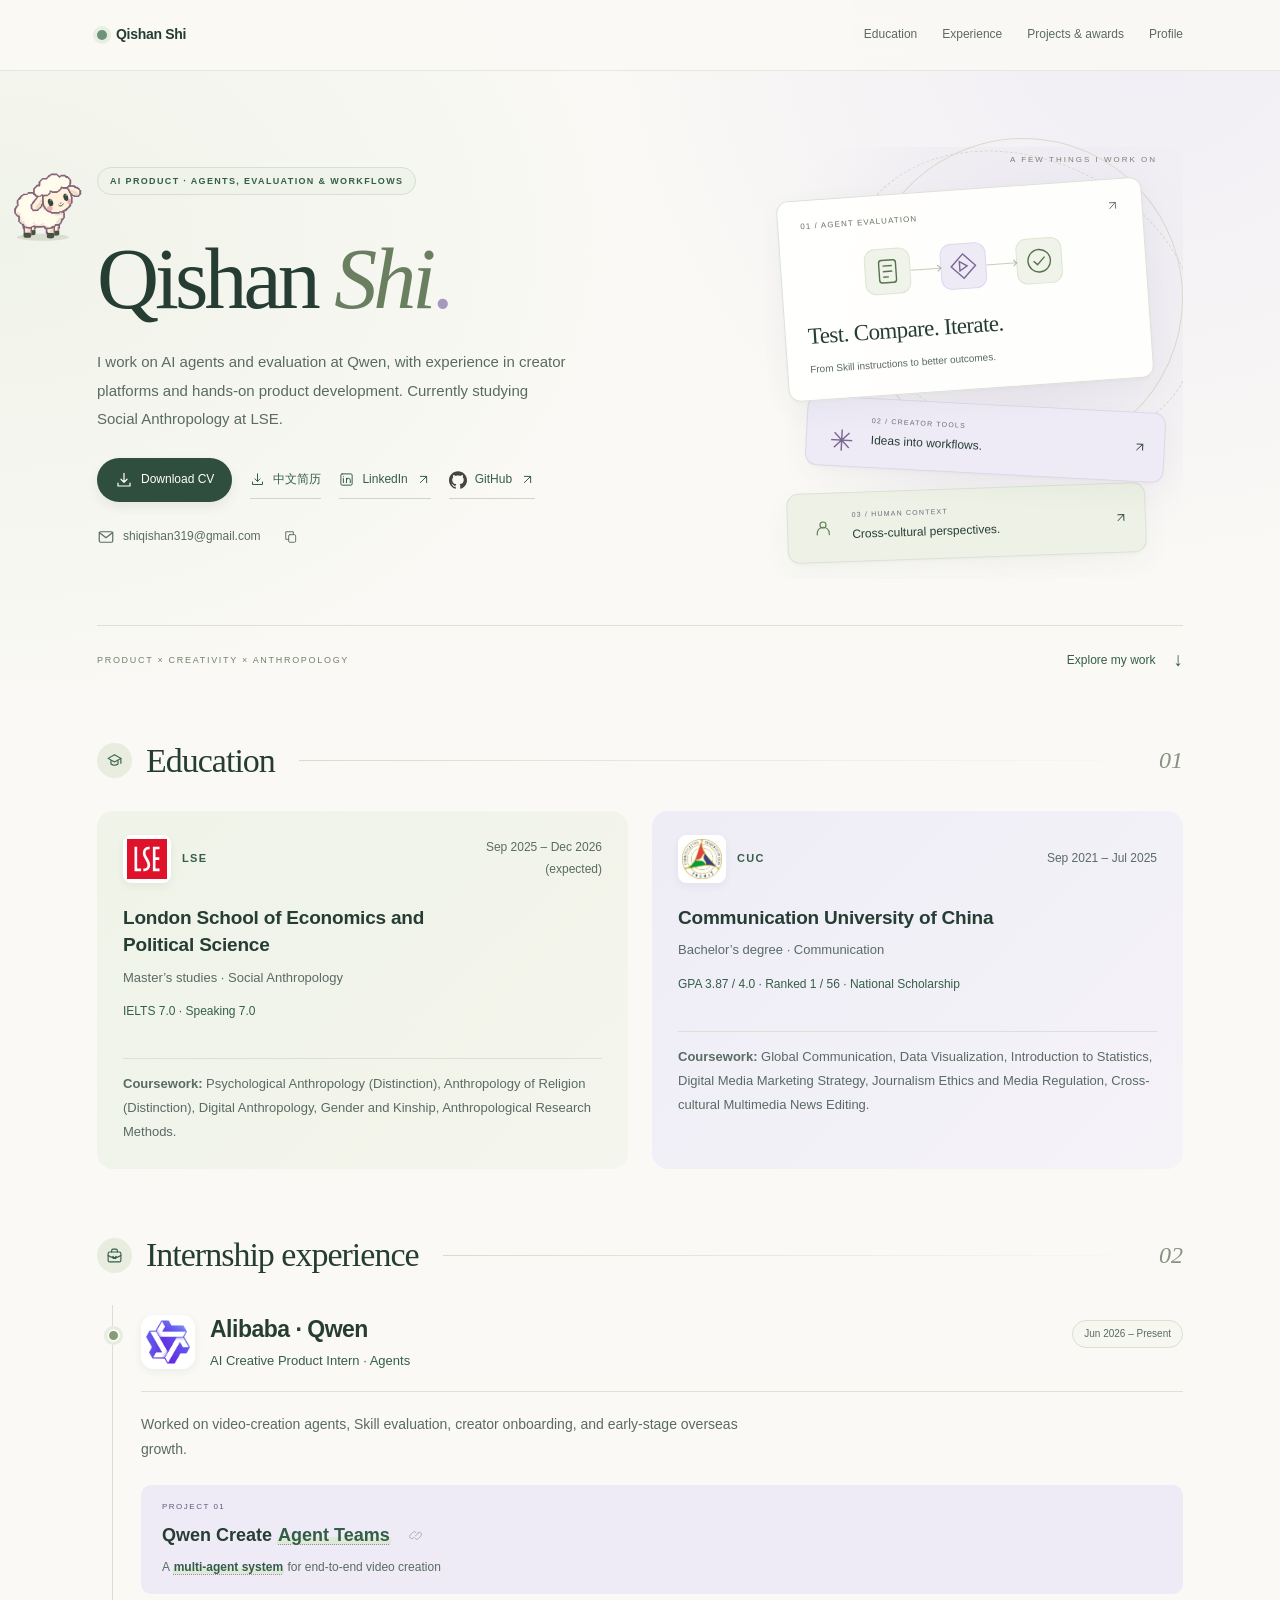
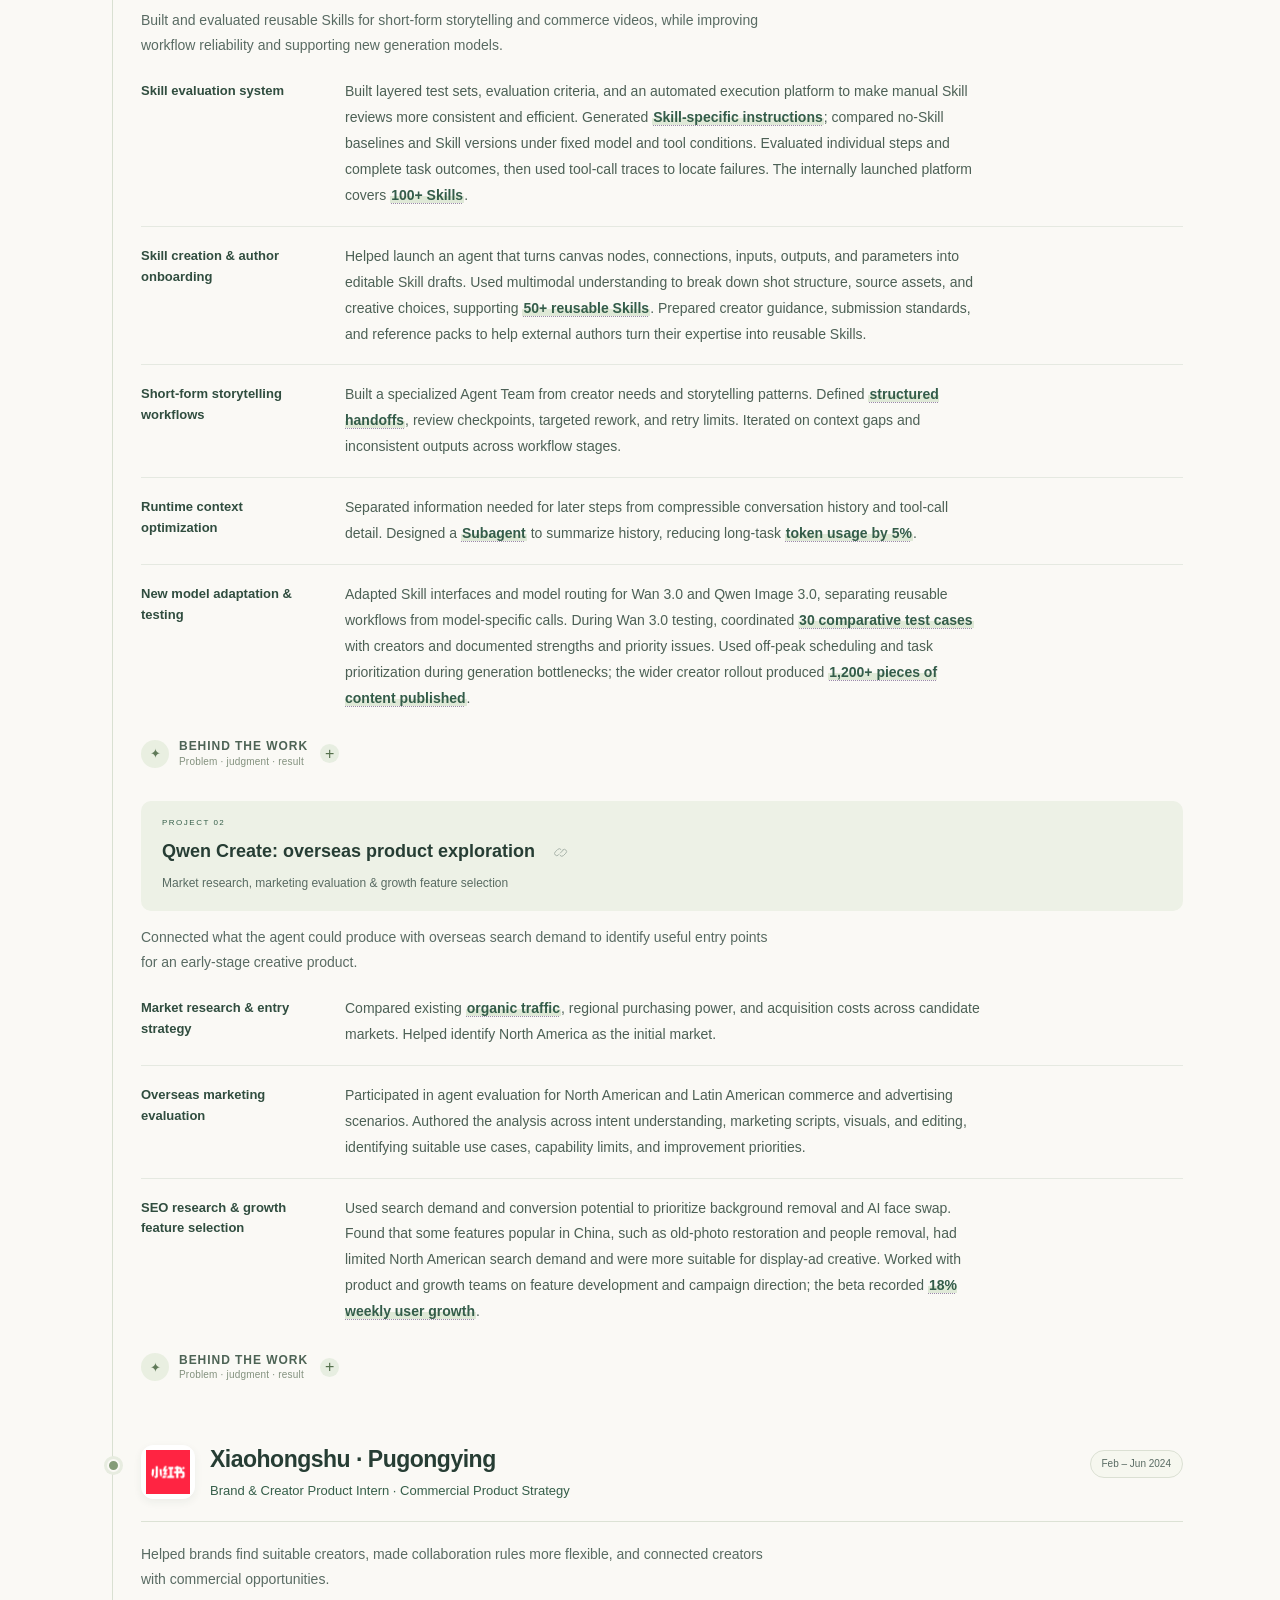
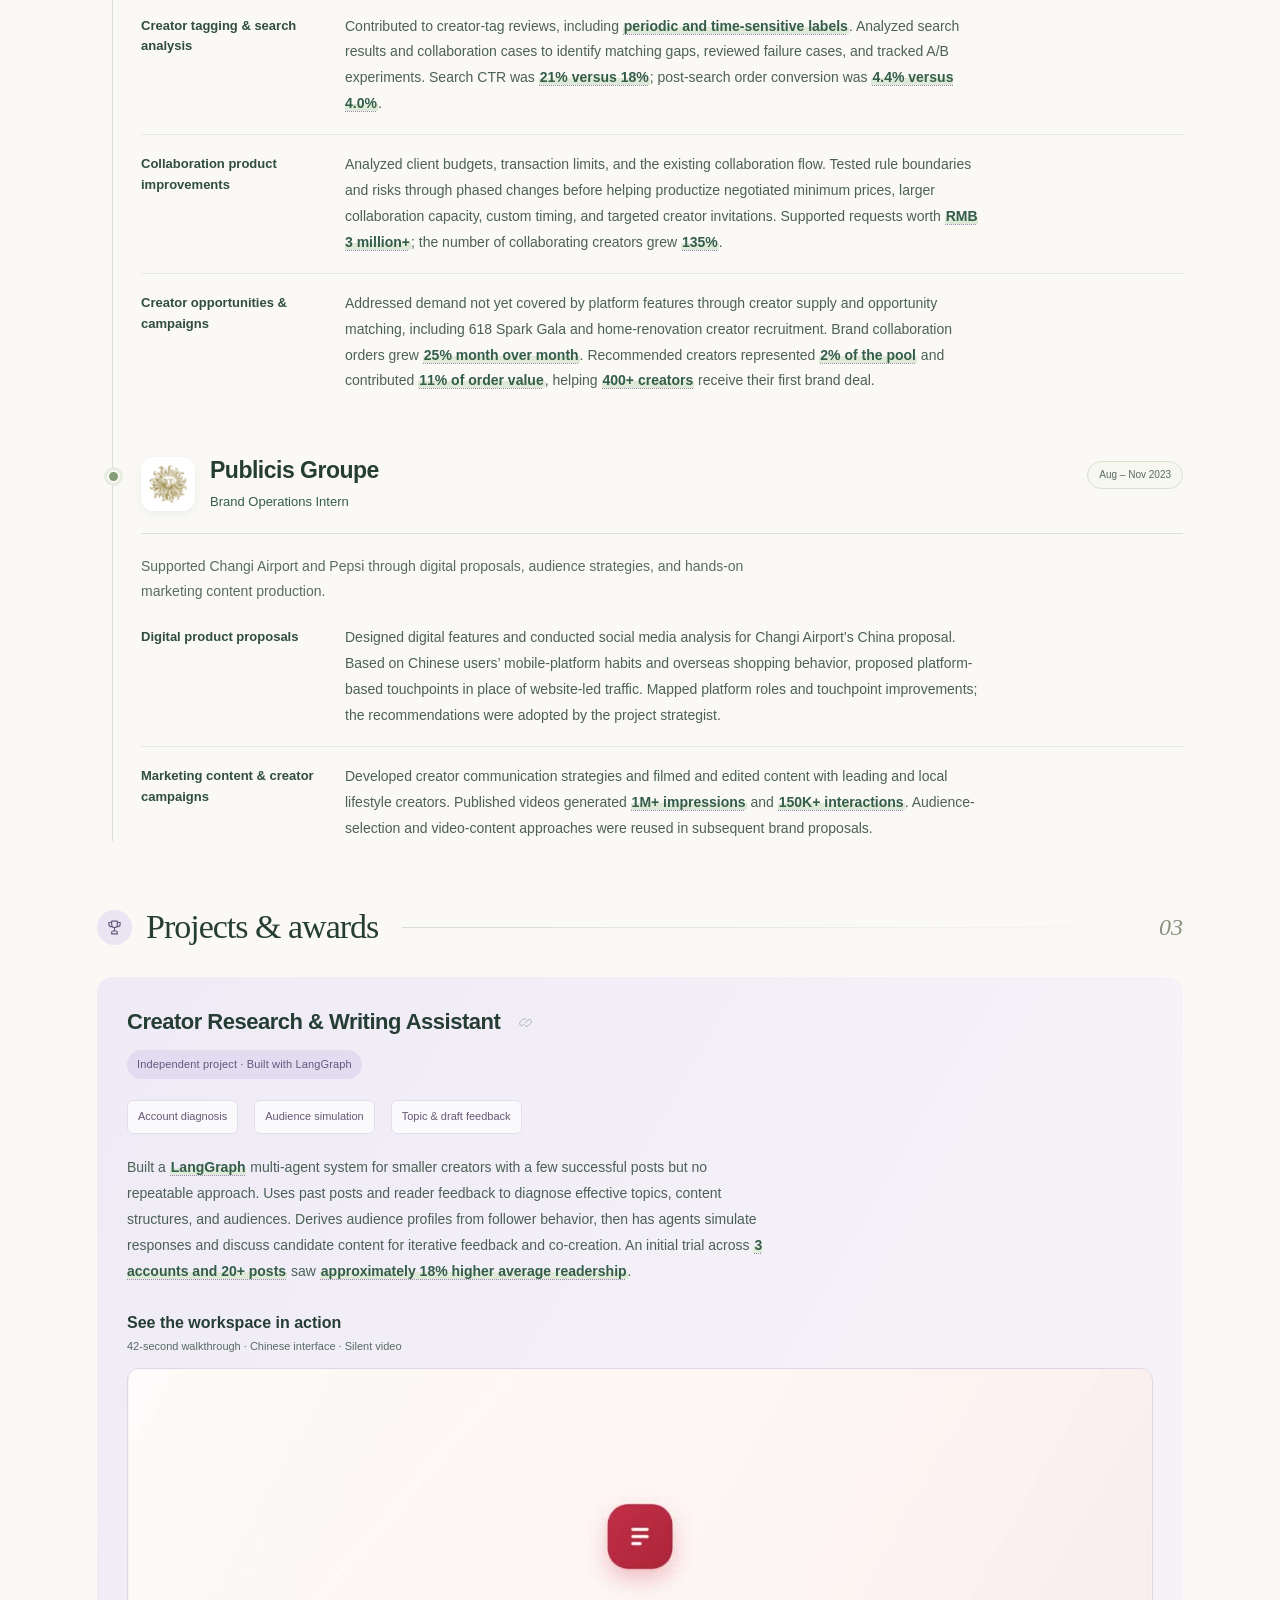
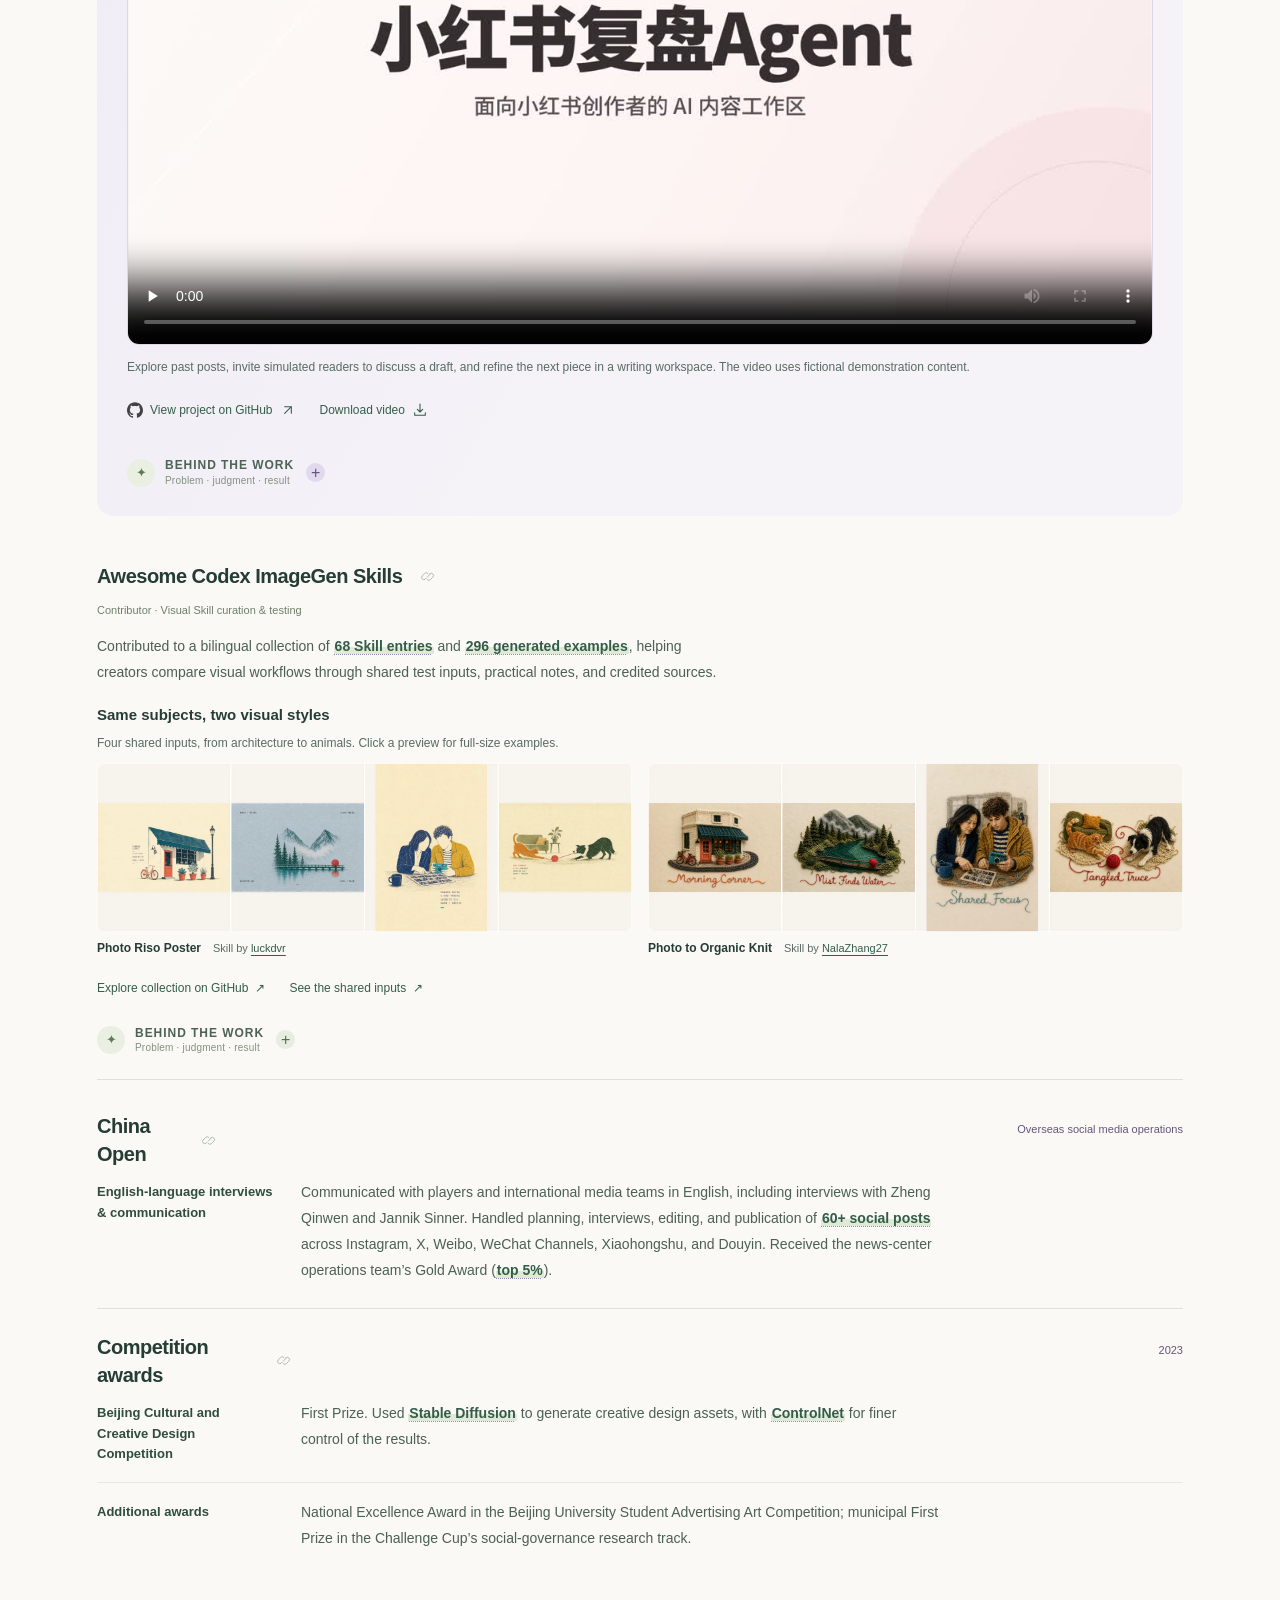
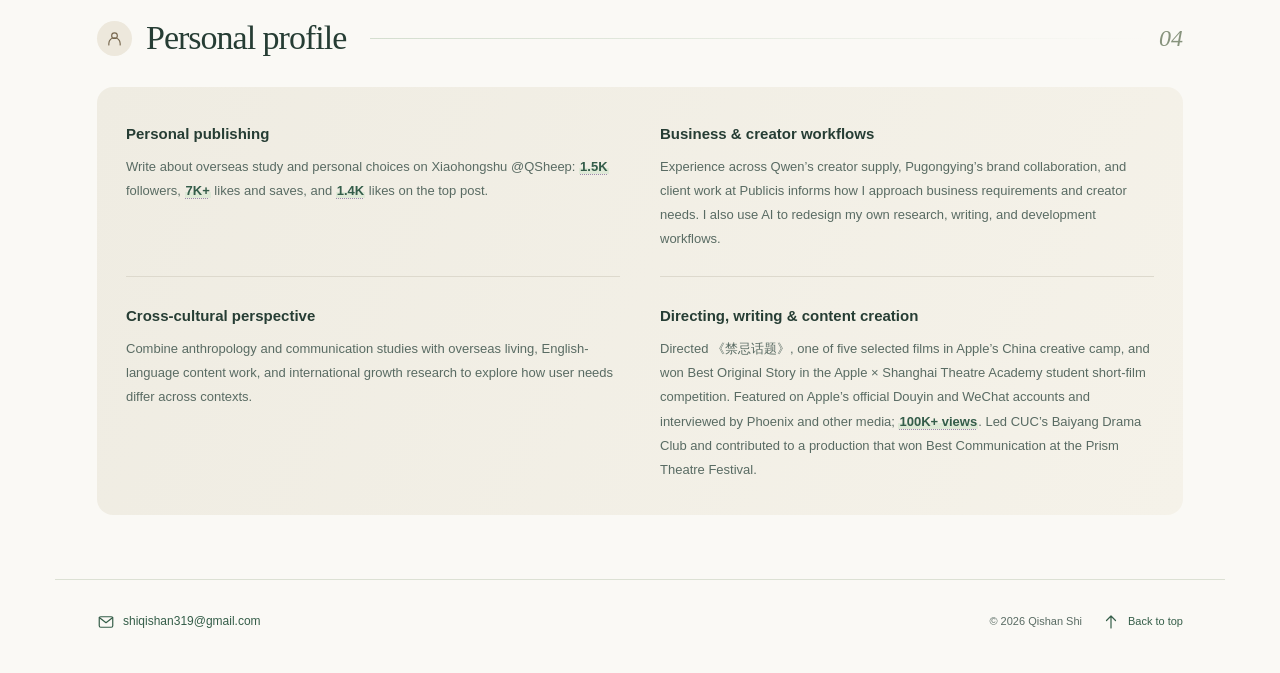
<file: index.html>
<!doctype html>
<html lang="en"><head><meta charset="utf-8"><meta name="viewport" content="width=device-width, initial-scale=1"><title>Qishan Shi · AI Product</title>
<meta name="description" content="Qishan Shi: AI agents and evaluation at Qwen, brand and creator workflows at Xiaohongshu, and independent product development."><meta name="theme-color" content="#faf9f6"><meta property="og:title" content="Qishan Shi · AI Product"><meta property="og:description" content="Skill evaluation, agent workflows, and independent product development."><meta property="og:type" content="website"><meta property="og:url" content="https://shiqishan319-glitch.github.io/"><link rel="icon" href="favicon.svg" type="image/svg+xml"><link rel="stylesheet" href="style.css?v=83e3ccb060"><script src="script.js?v=2310917277" defer></script><script src="bu-controller.js?v=c43ab5bc11" defer></script><script src="sheep-roam.js?v=3ab2f6f81c" defer></script><script src="sheep.js?v=0d2fba9c7f" defer></script><script src="content-editor.js?v=4c020d09f8" defer></script></head>
<body><span class="sheep-dropping" aria-hidden="true" hidden><svg viewBox="0 0 28 20"><ellipse cx="14" cy="17" rx="12" ry="2" fill="#775d4520"/><ellipse cx="9" cy="13" rx="4.5" ry="3.5" fill="#92745d"/><ellipse cx="18" cy="13.5" rx="4.8" ry="3.5" fill="#80644f"/><ellipse cx="14" cy="8" rx="4.2" ry="3.7" fill="#a08369"/></svg></span><span class="meadow-grass" aria-hidden="true" hidden><svg viewBox="0 0 40 30" fill="none"><ellipse cx="20" cy="27" rx="17" ry="2" fill="#b6bd9633"/><path d="M20 27C15 22 10 17 4 17C9 22 11 26 12 27Z" fill="#899e73"/><path d="M19 27C16 15 13 10 10 7C11 17 10 23 14 27Z" fill="#708961"/><path d="M19 27C15 13 18 5 23 2C21 12 24 18 22 27Z" fill="#a5b47d"/><path d="M21 27C24 16 29 10 34 8C29 16 32 21 25 27Z" fill="#728f65"/><path d="M24 27C29 20 34 19 38 20C32 23 32 26 30 27Z" fill="#93aa75"/></svg></span><a class="skip" href="#education">Skip to content</a><div class="header-shell"><header class="site-header wrap"><div class="header-identity"><a class="brand" href="#home"><span class="brand-dot"></span>Qishan Shi</a><a class="header-cv" href="assets/Qishan-Shi-CV-English.pdf?v=b961bf7fb1" download="Qishan-Shi-CV-English.pdf" aria-label="Download CV (English PDF)" title="Download CV · English PDF" inert><svg class="icon" viewBox="0 0 24 24" fill="none" stroke="currentColor" stroke-width="1.6" stroke-linecap="round" stroke-linejoin="round" aria-hidden="true" focusable="false"><path d="M12 3v12m-4-4 4 4 4-4M4 16v4h16v-4"/></svg>CV</a></div><nav aria-label="Main navigation"><a href="#education">Education</a><a href="#experience">Experience</a><a href="#projects">Projects & awards</a><a href="#summary">Profile</a></nav></header><div class="reading-progress" aria-hidden="true"></div></div>
<main class="wrap"><section class="hero" id="home" tabindex="-1"><div class="hero-copy"><div class="hero-kicker"><p class="eyebrow">AI Product · Agents, Evaluation &amp; Workflows</p><div class="sheep-home"><div class="sheep-companion" hidden><button type="button" class="sheep-project-prompt" hidden>About this project</button><button class="sheep-button" type="button" aria-label="Say hello to the little sheep" aria-describedby="sheep-help"><span class="sheep-bubble" aria-hidden="true"></span><svg aria-hidden="true" focusable="false" xmlns="http://www.w3.org/2000/svg" viewBox="0 0 265 265" role="img" class="bu-sheep" aria-labelledby="bu-title"><title id="bu-title">BU — clean rounded contours and soft shading</title><defs><clipPath id="part-body"><path d="M100.25,78.00L133.75,78.00Q135.00,78.00 136.18,78.41L163.21,87.73Q164.00,88.00 164.00,88.84L164.00,89.16Q164.00,90.00 164.70,90.47L166.30,91.53Q167.00,92.00 167.00,92.84L167.00,93.16Q167.00,94.00 167.70,94.47L168.96,95.31Q170.00,96.00 170.46,97.16L171.54,99.84Q172.00,101.00 172.80,101.96L181.20,112.04Q182.00,113.00 181.96,114.25L181.04,144.75Q181.00,146.00 182.23,146.21L185.77,146.79Q187.00,147.00 186.70,148.21L186.23,150.09Q186.00,151.00 186.84,151.42L187.16,151.58Q188.00,152.00 188.00,152.94L188.00,169.75Q188.00,171.00 186.81,171.40L186.19,171.60Q185.00,172.00 184.70,173.21L184.30,174.79Q184.00,176.00 182.88,176.56L181.12,177.44Q180.00,178.00 180.00,179.25L180.00,181.75Q180.00,183.00 178.96,183.69L178.04,184.31Q177.00,185.00 177.30,186.21L177.70,187.79Q178.00,189.00 176.79,189.30L175.21,189.70Q174.00,190.00 173.54,191.16L172.46,193.84Q172.00,195.00 170.75,195.00L170.25,195.00Q169.00,195.00 168.44,196.12L167.56,197.88Q167.00,199.00 165.76,198.88L158.24,198.12Q157.00,198.00 156.25,199.00L154.75,201.00Q154.00,202.00 152.75,202.00L152.25,202.00Q151.00,202.00 150.12,202.88L147.59,205.41Q147.00,206.00 147.00,206.84L147.00,207.16Q147.00,208.00 146.17,207.86L141.93,207.15Q141.00,207.00 140.58,207.84L140.42,208.16Q140.00,209.00 139.06,209.05L122.25,209.93Q121.00,210.00 119.77,209.75L117.23,209.25Q116.00,209.00 115.60,207.81L114.40,204.19Q114.00,203.00 112.75,203.00L112.19,203.00Q111.00,203.00 110.16,203.84L109.84,204.16Q109.00,205.00 107.81,205.00L82.25,205.00Q81.00,205.00 80.31,203.96L79.69,203.04Q79.00,202.00 77.81,202.40L74.19,203.60Q73.00,204.00 72.44,205.12L71.56,206.88Q71.00,208.00 69.75,207.93L53.94,207.05Q53.00,207.00 52.58,206.16L52.42,205.84Q52.00,205.00 51.06,205.00L50.19,205.00Q49.00,205.00 48.16,205.84L47.84,206.16Q47.00,207.00 45.98,206.39L43.07,204.64Q42.00,204.00 42.30,202.79L42.70,201.21Q43.00,200.00 41.88,199.44L39.75,198.38Q39.00,198.00 39.00,197.16L39.00,196.84Q39.00,196.00 38.41,195.41L34.88,191.88Q34.00,191.00 32.79,190.70L31.21,190.30Q30.00,190.00 30.00,188.75L30.00,187.25Q30.00,186.00 28.84,185.54L26.16,184.46Q25.00,184.00 25.00,182.75L25.00,168.25Q25.00,167.00 23.77,166.75L21.23,166.25Q20.00,166.00 20.00,164.75L20.00,164.25Q20.00,163.00 18.79,162.70L17.21,162.30Q16.00,162.00 15.75,160.77L15.25,158.23Q15.00,157.00 13.88,156.44L12.12,155.56Q11.00,155.00 11.00,153.75L11.00,138.25Q11.00,137.00 12.12,136.44L13.88,135.56Q15.00,135.00 15.00,133.75L15.00,133.25Q15.00,132.00 15.75,131.00L17.25,129.00Q18.00,128.00 19.21,127.70L20.79,127.30Q22.00,127.00 22.00,125.75L22.00,124.94Q22.00,124.00 21.16,123.58L20.84,123.42Q20.00,123.00 20.00,122.06L20.00,111.25Q20.00,110.00 20.88,109.12L24.12,105.88Q25.00,105.00 25.00,103.75L25.00,103.25Q25.00,102.00 26.12,101.44L27.88,100.56Q29.00,100.00 29.00,98.75L29.00,98.25Q29.00,97.00 30.19,96.60L30.81,96.40Q32.00,96.00 32.64,94.93L34.36,92.07Q35.00,91.00 36.23,90.75L38.77,90.25Q40.00,90.00 40.56,88.88L41.44,87.12Q42.00,86.00 43.25,86.00L55.75,86.00Q57.00,86.00 57.40,84.81L58.60,81.19Q59.00,80.00 60.25,80.00L80.75,80.00Q82.00,80.00 82.25,81.23L82.75,83.77Q83.00,85.00 84.25,85.00L84.75,85.00Q86.00,85.00 87.10,84.41L97.90,78.59Q99.00,78.00 100.25,78.00Z"/></clipPath><clipPath id="part-face"><path d="M152.25,55.00L157.75,55.00Q159.00,55.00 160.17,55.44L165.83,57.56Q167.00,58.00 168.25,58.00L170.75,58.00Q172.00,58.00 173.21,58.30L183.09,60.77Q184.00,61.00 184.42,61.84L184.58,62.16Q185.00,63.00 185.94,63.00L198.75,63.00Q200.00,63.00 200.00,64.25L200.00,66.75Q200.00,68.00 201.00,68.75L203.00,70.25Q204.00,71.00 204.18,72.24L204.82,76.76Q205.00,78.00 206.12,78.56L207.88,79.44Q209.00,80.00 209.00,81.25L209.00,82.75Q209.00,84.00 210.12,84.56L211.88,85.44Q213.00,86.00 213.00,87.25L213.00,87.81Q213.00,89.00 213.84,89.84L214.41,90.41Q215.00,91.00 215.00,91.84L215.00,92.16Q215.00,93.00 214.30,93.47L213.04,94.31Q212.00,95.00 212.88,95.88L214.12,97.12Q215.00,98.00 215.00,99.25L215.00,118.75Q215.00,120.00 213.84,120.46L211.16,121.54Q210.00,122.00 210.00,123.25L210.00,128.75Q210.00,130.00 208.84,130.46L206.16,131.54Q205.00,132.00 205.00,133.25L205.00,134.75Q205.00,136.00 203.79,136.30L202.21,136.70Q201.00,137.00 200.36,138.07L198.64,140.93Q198.00,142.00 196.75,142.00L196.25,142.00Q195.00,142.00 195.00,143.25L195.00,143.81Q195.00,145.00 194.16,145.84L193.84,146.16Q193.00,147.00 191.81,147.00L188.25,147.00Q187.00,147.00 186.44,148.12L184.56,151.88Q184.00,153.00 182.75,152.90L172.25,152.10Q171.00,152.00 170.25,153.00L168.75,155.00Q168.00,156.00 166.75,156.00L141.25,156.00Q140.00,156.00 139.44,154.88L138.56,153.12Q138.00,152.00 136.75,152.00L132.25,152.00Q131.00,152.00 130.31,150.96L129.69,150.04Q129.00,149.00 127.75,149.00L127.25,149.00Q126.00,149.00 125.60,147.81L125.40,147.19Q125.00,146.00 123.75,146.00L123.25,146.00Q122.00,146.00 121.70,144.79L121.30,143.21Q121.00,142.00 119.84,141.54L117.16,140.46Q116.00,140.00 116.00,138.75L116.00,137.25Q116.00,136.00 115.20,135.04L111.80,130.96Q111.00,130.00 111.00,128.75L111.00,127.94Q111.00,127.00 110.16,126.58L109.84,126.42Q109.00,126.00 108.97,125.06L108.03,91.25Q108.00,90.00 109.23,89.75L111.77,89.25Q113.00,89.00 113.18,87.76L113.82,83.24Q114.00,82.00 115.04,81.31L116.30,80.47Q117.00,80.00 117.00,79.16L117.00,78.84Q117.00,78.00 117.59,77.41L121.12,73.88Q122.00,73.00 122.64,71.93L127.36,64.07Q128.00,63.00 129.21,62.70L138.79,60.30Q140.00,60.00 141.14,59.48L149.86,55.52Q151.00,55.00 152.25,55.00Z"/></clipPath><clipPath id="part-tuft"><path d="M139.25,16.00L159.75,16.00Q161.00,16.00 161.56,17.12L162.44,18.88Q163.00,20.00 164.23,20.25L166.77,20.75Q168.00,21.00 168.00,22.25L168.00,22.75Q168.00,24.00 169.25,24.00L170.75,24.00Q172.00,24.00 172.30,22.79L172.70,21.21Q173.00,20.00 174.25,20.00L188.75,20.00Q190.00,20.00 190.56,21.12L191.44,22.88Q192.00,24.00 193.24,24.18L197.76,24.82Q199.00,25.00 199.40,26.19L199.60,26.81Q200.00,28.00 201.07,28.64L203.93,30.36Q205.00,31.00 205.00,32.25L205.00,32.75Q205.00,34.00 206.07,34.64L208.93,36.36Q210.00,37.00 210.00,38.25L210.00,50.81Q210.00,52.00 209.16,52.84L208.84,53.16Q208.00,54.00 208.17,55.18L208.82,59.76Q209.00,61.00 207.76,61.18L203.24,61.82Q202.00,62.00 201.38,63.09L198.62,67.91Q198.00,69.00 196.75,69.00L181.94,69.00Q181.00,69.00 180.58,68.16L180.42,67.84Q180.00,67.00 179.06,67.00L178.25,67.00Q177.00,67.00 176.75,68.23L176.25,70.77Q176.00,72.00 174.81,72.40L174.19,72.60Q173.00,73.00 172.31,74.04L169.69,77.96Q169.00,79.00 167.75,79.00L165.25,79.00Q164.00,79.00 163.60,80.19L163.40,80.81Q163.00,82.00 161.96,82.69L161.04,83.31Q160.00,84.00 158.75,84.00L144.25,84.00Q143.00,84.00 142.25,83.00L140.71,80.95Q140.00,80.00 139.16,80.84L138.84,81.16Q138.00,82.00 138.00,83.19L138.00,84.75Q138.00,86.00 137.00,86.75L127.00,94.25Q126.00,95.00 124.75,95.00L115.25,95.00Q114.00,95.00 112.88,95.56L111.12,96.44Q110.00,97.00 109.25,96.00L107.75,94.00Q107.00,93.00 106.12,93.88L103.88,96.12Q103.00,97.00 101.76,96.84L96.24,96.16Q95.00,96.00 94.31,97.04L93.69,97.96Q93.00,99.00 91.75,99.00L90.25,99.00Q89.00,99.00 88.31,97.96L87.69,97.04Q87.00,96.00 85.75,96.00L85.25,96.00Q84.00,96.00 83.70,94.79L83.30,93.21Q83.00,92.00 81.79,91.70L80.21,91.30Q79.00,91.00 78.44,89.88L77.56,88.12Q77.00,87.00 77.00,85.75L77.00,68.25Q77.00,67.00 78.21,66.70L79.79,66.30Q81.00,66.00 81.30,64.79L81.70,63.21Q82.00,62.00 83.19,61.60L83.81,61.40Q85.00,61.00 85.69,59.96L88.31,56.04Q89.00,55.00 90.24,54.82L94.76,54.18Q96.00,54.00 96.00,52.75L96.00,44.25Q96.00,43.00 97.21,42.70L98.79,42.30Q100.00,42.00 100.46,40.84L101.54,38.16Q102.00,37.00 103.25,37.00L104.75,37.00Q106.00,37.00 106.40,35.81L107.60,32.19Q108.00,31.00 109.25,31.00L122.75,31.00Q124.00,31.00 124.00,29.75L124.00,28.25Q124.00,27.00 125.23,26.75L127.77,26.25Q129.00,26.00 129.40,24.81L130.60,21.19Q131.00,20.00 132.25,20.00L135.75,20.00Q137.00,20.00 137.30,18.79L137.70,17.21Q138.00,16.00 139.25,16.00Z"/></clipPath><clipPath id="part-ear-l"><path d="M106.24,78.18L117.76,79.82Q119.00,80.00 119.61,81.09L123.39,87.91Q124.00,89.00 124.00,90.25L124.00,92.75Q124.00,94.00 122.96,94.69L121.70,95.53Q121.00,96.00 121.00,96.84L121.00,97.16Q121.00,98.00 120.45,98.64L115.81,104.05Q115.00,105.00 114.94,106.25L114.06,125.75Q114.00,127.00 112.75,127.00L110.25,127.00Q109.00,127.00 109.00,128.25L109.00,130.75Q109.00,132.00 108.00,132.75L106.00,134.25Q105.00,135.00 104.60,136.19L104.40,136.81Q104.00,138.00 102.75,138.00L102.25,138.00Q101.00,138.00 100.25,139.00L95.75,145.00Q95.00,146.00 93.75,146.06L76.25,146.94Q75.00,147.00 74.75,145.77L74.25,143.23Q74.00,142.00 72.84,141.54L70.16,140.46Q69.00,140.00 68.92,138.75L68.08,125.25Q68.00,124.00 68.98,123.22L72.02,120.78Q73.00,120.00 73.00,118.75L73.00,118.25Q73.00,117.00 74.04,116.31L74.96,115.69Q76.00,115.00 76.00,113.75L76.00,113.25Q76.00,112.00 77.19,111.60L77.81,111.40Q79.00,111.00 79.30,109.79L79.80,107.81Q80.00,107.00 80.84,107.00L81.16,107.00Q82.00,107.00 82.38,106.25L83.44,104.12Q84.00,103.00 85.12,102.44L86.88,101.56Q88.00,101.00 88.00,99.75L88.00,92.94Q88.00,92.00 88.84,91.58L89.16,91.42Q90.00,91.00 90.89,91.30L94.81,92.60Q96.00,93.00 96.00,91.75L96.00,87.25Q96.00,86.00 96.93,85.17L104.07,78.83Q105.00,78.00 106.24,78.18Z"/></clipPath><clipPath id="part-ear-r"><path d="M203.25,56.06L220.75,56.94Q222.00,57.00 222.96,57.80L227.04,61.20Q228.00,62.00 229.25,62.00L232.75,62.00Q234.00,62.00 234.30,63.21L234.70,64.79Q235.00,66.00 236.16,66.46L238.84,67.54Q240.00,68.00 240.00,69.25L240.00,70.75Q240.00,72.00 241.16,72.46L243.84,73.54Q245.00,74.00 245.00,75.25L245.00,86.75Q245.00,88.00 244.00,88.75L242.00,90.25Q241.00,91.00 240.60,92.19L240.40,92.81Q240.00,94.00 238.81,94.40L238.19,94.60Q237.00,95.00 236.60,96.19L236.40,96.81Q236.00,98.00 234.75,98.00L220.25,98.00Q219.00,98.00 218.44,96.88L217.56,95.12Q217.00,94.00 215.76,94.16L210.24,94.84Q209.00,95.00 208.25,94.00L206.75,92.00Q206.00,91.00 206.00,89.75L206.00,87.25Q206.00,86.00 205.00,85.25L203.00,83.75Q202.00,83.00 201.60,81.81L201.40,81.19Q201.00,80.00 199.75,80.00L195.25,80.00Q194.00,80.00 193.01,79.23L185.99,73.77Q185.00,73.00 184.75,71.77L183.25,64.23Q183.00,63.00 184.02,62.27L188.98,58.73Q190.00,58.00 191.24,58.16L196.76,58.84Q198.00,59.00 199.00,58.25L201.00,56.75Q202.00,56.00 203.25,56.06Z"/></clipPath><clipPath id="part-leg-bl"><path d="M45.25,174.00L67.75,174.00Q69.00,174.00 69.78,174.98L72.22,178.02Q73.00,179.00 73.00,180.25L73.00,228.75Q73.00,230.00 72.36,231.07L67.64,238.93Q67.00,240.00 65.75,240.00L51.25,240.00Q50.00,240.00 49.70,238.79L49.30,237.21Q49.00,236.00 47.88,235.44L46.12,234.56Q45.00,234.00 44.90,232.75L43.10,210.25Q43.00,209.00 41.96,208.31L41.04,207.69Q40.00,207.00 40.00,205.75L40.00,180.25Q40.00,179.00 40.78,178.02L43.22,174.98Q44.00,174.00 45.25,174.00Z"/></clipPath><clipPath id="part-leg-br"><path d="M73.25,174.00L82.75,174.00Q84.00,174.00 84.78,174.98L87.22,178.02Q88.00,179.00 88.00,180.25L88.00,205.75Q88.00,207.00 86.96,207.69L86.04,208.31Q85.00,209.00 85.00,210.25L85.00,224.75Q85.00,226.00 83.79,226.30L82.21,226.70Q81.00,227.00 80.44,228.12L79.56,229.88Q79.00,231.00 77.75,231.00L75.25,231.00Q74.00,231.00 73.70,229.79L73.30,228.21Q73.00,227.00 71.84,226.54L69.16,225.46Q68.00,225.00 68.00,223.75L68.00,180.25Q68.00,179.00 68.78,178.02L71.22,174.98Q72.00,174.00 73.25,174.00Z"/></clipPath><clipPath id="part-leg-fl"><path d="M124.25,174.00L147.75,174.00Q149.00,174.00 149.78,174.98L152.22,178.02Q153.00,179.00 153.00,180.25L153.00,231.06Q153.00,232.00 152.16,232.42L151.84,232.58Q151.00,233.00 150.77,233.91L150.30,235.79Q150.00,237.00 148.79,237.30L147.21,237.70Q146.00,238.00 145.70,239.21L145.30,240.79Q145.00,242.00 143.75,242.00L132.25,242.00Q131.00,242.00 130.60,240.81L130.40,240.19Q130.00,239.00 128.88,238.44L127.12,237.56Q126.00,237.00 126.00,235.75L126.00,228.25Q126.00,227.00 124.84,226.54L122.16,225.46Q121.00,225.00 121.00,223.75L121.00,211.19Q121.00,210.00 120.16,209.16L119.84,208.84Q119.00,208.00 119.00,206.81L119.00,180.25Q119.00,179.00 119.78,178.02L122.22,174.98Q123.00,174.00 124.25,174.00Z"/></clipPath><clipPath id="part-leg-fr"><path d="M153.25,174.00L165.75,174.00Q167.00,174.00 167.78,174.98L170.22,178.02Q171.00,179.00 171.00,180.25L171.00,205.75Q171.00,207.00 169.96,207.69L169.04,208.31Q168.00,209.00 168.00,210.25L168.00,227.75Q168.00,229.00 166.88,229.56L163.12,231.44Q162.00,232.00 160.75,232.00L154.25,232.00Q153.00,232.00 152.31,230.96L151.69,230.04Q151.00,229.00 149.81,228.60L149.19,228.40Q148.00,228.00 148.00,226.75L148.00,180.25Q148.00,179.00 148.78,178.02L151.22,174.98Q152.00,174.00 153.25,174.00Z"/></clipPath><filter id="bu-soft-shade" x="-15%" y="-15%" width="130%" height="130%" color-interpolation-filters="sRGB"><feGaussianBlur stdDeviation="0.65"/></filter><clipPath id="bu-eye-l"><ellipse class="bu-aperture-left" cx="138" cy="116.7" rx="11.7" ry="15.7"/></clipPath><clipPath id="bu-eye-r"><ellipse class="bu-aperture-right" cx="191.1" cy="98.7" rx="11" ry="15.6"/></clipPath></defs><style>
  .bu-sheep{--lift:0px;--squash:1;--stretch:1;--tilt:0deg;--head-y:0px;--head-x:0px;--ear-l:0deg;--ear-r:0deg;--leg-fl:0deg;--leg-fr:0deg;--leg-bl:0deg;--leg-br:0deg;--tuck:0px;--lid:0;--closed:0;--happy:0;--mouth:0;--smile:1;--mouth-y:1;--cheek:0;--grass:0;--grass-x:0px;--grass-r:0deg;--sleep:0;--heart:0;--shadow:1;--gaze-x:0px;--gaze-y:0px;--look-tilt:0deg}
  .bu-outline{stroke:#88627c;stroke-width:4;stroke-linejoin:miter;stroke-linecap:square}
  .bu-body{transform:translateY(var(--lift)) scale(var(--stretch),var(--squash));transform-origin:122px 235px}
  .bu-head{transform:translate(var(--head-x),var(--head-y)) rotate(calc(var(--tilt) + var(--look-tilt))) scaleX(var(--head-sx));transform-origin:158px 137px}
  .bu-ear-left{transform:rotate(var(--ear-l));transform-origin:103px 93px}.bu-ear-right{transform:rotate(var(--ear-r));transform-origin:203px 67px}
  .bu-leg-fl{transform:translateY(var(--tuck)) rotate(var(--leg-fl));transform-origin:136px 197px}.bu-leg-fr{transform:translateY(var(--tuck)) rotate(var(--leg-fr));transform-origin:158px 197px}
  .bu-leg-bl{transform:translateY(var(--tuck)) rotate(var(--leg-bl));transform-origin:56px 197px}.bu-leg-br{transform:translateY(var(--tuck)) rotate(var(--leg-br));transform-origin:78px 197px}
  .bu-pupil{transform:translate(calc(var(--gaze-x) + var(--pointer-x)),calc(var(--gaze-y) + var(--pointer-y)))}
  .bu-eye-open{opacity:1}.bu-eye-closed{opacity:calc(clamp(0,(var(--lid) - .88)*8.334,1)*(1 - var(--happy)))}.bu-eye-happy{opacity:calc(clamp(0,(var(--lid) - .88)*8.334,1)*var(--happy))}
  .bu-smile{opacity:var(--smile)}.bu-mouth-open{opacity:var(--mouth);transform:scaleY(var(--mouth-y));transform-origin:175px 129px}
  .bu-cheek-glow{opacity:var(--cheek)}.bu-grass{opacity:var(--grass);transform:translateX(var(--grass-x)) rotate(var(--grass-r));transform-origin:175px 129px}
  .bu-zzz{opacity:var(--sleep)}.bu-heart{opacity:var(--heart)}.bu-shadow{transform:scaleX(var(--shadow));transform-origin:124px 240px}






.bu-ink{fill:#39493d}.bu-skin{fill:#fff0d8}.bu-pink{fill:#efacb9}.bu-wool{fill:#fffbed}

.bu-sheep{--pointer-x:0px;--pointer-y:0px;--face-x:0px;--head-sx:1} .bu-face-features{transform:translateX(var(--face-x))}
.bu-aperture-left{transform:translateY(calc(var(--lid)*3px)) rotate(-18deg) scaleY(calc(1 - var(--lid)));transform-origin:138px 116.7px}.bu-aperture-right{transform:translateY(calc(var(--lid)*3px)) rotate(-15.5deg) scaleY(calc(1 - var(--lid)));transform-origin:191.1px 98.7px}
</style><ellipse class="bu-shadow" cx="111" cy="238" rx="91" ry="12" fill="#a7b198" opacity=".32"/><g class="bu-suspension"><g class="bu-body"><g class="bu-leg bu-leg-br"><g><path fill="#856479" d="M73.25,174.00L82.75,174.00Q84.00,174.00 84.78,174.98L87.22,178.02Q88.00,179.00 88.00,180.25L88.00,205.75Q88.00,207.00 86.96,207.69L86.04,208.31Q85.00,209.00 85.00,210.25L85.00,224.75Q85.00,226.00 83.79,226.30L82.21,226.70Q81.00,227.00 80.44,228.12L79.56,229.88Q79.00,231.00 77.75,231.00L75.25,231.00Q74.00,231.00 73.70,229.79L73.30,228.21Q73.00,227.00 71.84,226.54L69.16,225.46Q68.00,225.00 68.00,223.75L68.00,180.25Q68.00,179.00 68.78,178.02L71.22,174.98Q72.00,174.00 73.25,174.00Z"/><path fill="#fff1db" d="M77.84,179.00L78.16,179.00Q79.00,179.00 79.52,179.66L82.22,183.02Q83.00,184.00 82.93,185.25L82.06,200.06Q82.00,201.00 81.16,201.42L80.84,201.58Q80.00,202.00 79.95,202.94L79.06,220.75Q79.00,222.00 77.81,221.60L74.19,220.40Q73.00,220.00 73.00,218.75L73.00,185.25Q73.00,184.00 73.78,183.02L76.48,179.66Q77.00,179.00 77.84,179.00Z"/></g><g><g clip-path="url(#part-leg-br)"><path d="M83 192 C80.0 197 81.0 204 78.0 209 Q76.0 213 75 216 L83 216Z" fill="#dabca4" opacity=".43" filter="url(#bu-soft-shade)"/></g><path d="M76 213 Q78.5 214 81 213 Q85 213 85 217 L85 226 Q85 230 81 230 H76 Q72 230 72 226 V217 Q72 213 76 213Z" fill="#435443"/></g></g><g class="bu-leg bu-leg-fr"><g><path fill="#856479" d="M153.25,174.00L165.75,174.00Q167.00,174.00 167.78,174.98L170.22,178.02Q171.00,179.00 171.00,180.25L171.00,205.75Q171.00,207.00 169.96,207.69L169.04,208.31Q168.00,209.00 168.00,210.25L168.00,227.75Q168.00,229.00 166.88,229.56L163.12,231.44Q162.00,232.00 160.75,232.00L154.25,232.00Q153.00,232.00 152.31,230.96L151.69,230.04Q151.00,229.00 149.81,228.60L149.19,228.40Q148.00,228.00 148.00,226.75L148.00,180.25Q148.00,179.00 148.78,178.02L151.22,174.98Q152.00,174.00 153.25,174.00Z"/><path fill="#fff1db" d="M158.25,179.00L160.75,179.00Q162.00,179.00 162.78,179.98L165.22,183.02Q166.00,184.00 165.93,185.25L165.07,199.75Q165.00,201.00 164.12,201.88L162.88,203.12Q162.00,204.00 162.06,205.25L162.94,222.75Q163.00,224.00 161.88,224.56L160.12,225.44Q159.00,226.00 157.88,225.44L154.12,223.56Q153.00,223.00 153.00,221.75L153.00,185.25Q153.00,184.00 153.78,183.02L156.22,179.98Q157.00,179.00 158.25,179.00Z"/></g><g><g clip-path="url(#part-leg-fr)"><path d="M166 194 C161.5 199 162.5 206 159.5 211 Q157.5 215 155 218 L166 218Z" fill="#dabca4" opacity=".43" filter="url(#bu-soft-shade)"/></g><path d="M153 215 Q158.5 216 164 215 Q168 215 168 219 L168 227 Q168 231 164 231 H153 Q149 231 149 227 V219 Q149 215 153 215Z" fill="#435443"/></g></g><g class="bu-leg bu-leg-bl"><g><path fill="#856479" d="M45.25,174.00L67.75,174.00Q69.00,174.00 69.78,174.98L72.22,178.02Q73.00,179.00 73.00,180.25L73.00,228.75Q73.00,230.00 72.36,231.07L67.64,238.93Q67.00,240.00 65.75,240.00L51.25,240.00Q50.00,240.00 49.70,238.79L49.30,237.21Q49.00,236.00 47.88,235.44L46.12,234.56Q45.00,234.00 44.90,232.75L43.10,210.25Q43.00,209.00 41.96,208.31L41.04,207.69Q40.00,207.00 40.00,205.75L40.00,180.25Q40.00,179.00 40.78,178.02L43.22,174.98Q44.00,174.00 45.25,174.00Z"/><path fill="#fff1db" d="M50.25,179.00L62.75,179.00Q64.00,179.00 64.78,179.98L67.22,183.02Q68.00,184.00 68.00,185.25L68.00,223.75Q68.00,225.00 67.36,226.07L62.64,233.93Q62.00,235.00 60.75,235.00L56.25,235.00Q55.00,235.00 54.70,233.79L54.30,232.21Q54.00,231.00 52.88,230.44L51.12,229.56Q50.00,229.00 49.95,227.75L49.05,204.25Q49.00,203.00 47.96,202.31L47.04,201.69Q46.00,201.00 45.86,199.76L45.14,193.24Q45.00,192.00 45.00,190.75L45.00,185.25Q45.00,184.00 45.78,183.02L48.22,179.98Q49.00,179.00 50.25,179.00Z"/></g><g><g clip-path="url(#part-leg-bl)"><path d="M68 201 C58.5 206 59.5 213 56.5 218 Q54.5 222 47 225 L68 225Z" fill="#dabca4" opacity=".43" filter="url(#bu-soft-shade)"/></g><path d="M48 222 Q56.5 223 65 222 Q69 222 69 226 L69 235 Q69 239 65 239 H48 Q44 239 44 235 V226 Q44 222 48 222Z" fill="#435443"/></g></g><g class="bu-leg bu-leg-fl"><g><path fill="#856479" d="M124.25,174.00L147.75,174.00Q149.00,174.00 149.78,174.98L152.22,178.02Q153.00,179.00 153.00,180.25L153.00,231.06Q153.00,232.00 152.16,232.42L151.84,232.58Q151.00,233.00 150.77,233.91L150.30,235.79Q150.00,237.00 148.79,237.30L147.21,237.70Q146.00,238.00 145.70,239.21L145.30,240.79Q145.00,242.00 143.75,242.00L132.25,242.00Q131.00,242.00 130.60,240.81L130.40,240.19Q130.00,239.00 128.88,238.44L127.12,237.56Q126.00,237.00 126.00,235.75L126.00,228.25Q126.00,227.00 124.84,226.54L122.16,225.46Q121.00,225.00 121.00,223.75L121.00,211.19Q121.00,210.00 120.16,209.16L119.84,208.84Q119.00,208.00 119.00,206.81L119.00,180.25Q119.00,179.00 119.78,178.02L122.22,174.98Q123.00,174.00 124.25,174.00Z"/><path fill="#fff1db" d="M129.25,179.00L142.75,179.00Q144.00,179.00 144.78,179.98L147.22,183.02Q148.00,184.00 148.00,185.25L148.00,224.75Q148.00,226.00 146.96,226.69L146.04,227.31Q145.00,228.00 145.00,229.25L145.00,229.75Q145.00,231.00 143.88,231.56L142.12,232.44Q141.00,233.00 140.70,234.21L140.30,235.79Q140.00,237.00 138.75,237.00L137.25,237.00Q136.00,237.00 135.60,235.81L135.40,235.19Q135.00,234.00 133.88,233.44L132.12,232.56Q131.00,232.00 131.00,230.75L131.00,223.25Q131.00,222.00 130.12,221.12L127.88,218.88Q127.00,218.00 127.00,216.75L127.00,206.25Q127.00,205.00 125.96,204.31L125.04,203.69Q124.00,203.00 124.00,201.75L124.00,185.25Q124.00,184.00 124.78,183.02L127.22,179.98Q128.00,179.00 129.25,179.00Z"/></g><g><g clip-path="url(#part-leg-fl)"><path d="M148 202 C138.0 207 139.0 214 136.0 219 Q134.0 223 126 226 L148 226Z" fill="#dabca4" opacity=".43" filter="url(#bu-soft-shade)"/></g><path d="M129 223 Q137.5 224 146 223 Q150 223 150 227 L150 237 Q150 241 146 241 H129 Q125 241 125 237 V227 Q125 223 129 223Z" fill="#435443"/></g></g><g class="bu-fleece"><g><path fill="#856479" d="M100.25,78.00L133.75,78.00Q135.00,78.00 136.18,78.41L163.21,87.73Q164.00,88.00 164.00,88.84L164.00,89.16Q164.00,90.00 164.70,90.47L166.30,91.53Q167.00,92.00 167.00,92.84L167.00,93.16Q167.00,94.00 167.70,94.47L168.96,95.31Q170.00,96.00 170.46,97.16L171.54,99.84Q172.00,101.00 172.80,101.96L181.20,112.04Q182.00,113.00 181.96,114.25L181.04,144.75Q181.00,146.00 182.23,146.21L185.77,146.79Q187.00,147.00 186.70,148.21L186.23,150.09Q186.00,151.00 186.84,151.42L187.16,151.58Q188.00,152.00 188.00,152.94L188.00,169.75Q188.00,171.00 186.81,171.40L186.19,171.60Q185.00,172.00 184.70,173.21L184.30,174.79Q184.00,176.00 182.88,176.56L181.12,177.44Q180.00,178.00 180.00,179.25L180.00,181.75Q180.00,183.00 178.96,183.69L178.04,184.31Q177.00,185.00 177.30,186.21L177.70,187.79Q178.00,189.00 176.79,189.30L175.21,189.70Q174.00,190.00 173.54,191.16L172.46,193.84Q172.00,195.00 170.75,195.00L170.25,195.00Q169.00,195.00 168.44,196.12L167.56,197.88Q167.00,199.00 165.76,198.88L158.24,198.12Q157.00,198.00 156.25,199.00L154.75,201.00Q154.00,202.00 152.75,202.00L152.25,202.00Q151.00,202.00 150.12,202.88L147.59,205.41Q147.00,206.00 147.00,206.84L147.00,207.16Q147.00,208.00 146.17,207.86L141.93,207.15Q141.00,207.00 140.58,207.84L140.42,208.16Q140.00,209.00 139.06,209.05L122.25,209.93Q121.00,210.00 119.77,209.75L117.23,209.25Q116.00,209.00 115.60,207.81L114.40,204.19Q114.00,203.00 112.75,203.00L112.19,203.00Q111.00,203.00 110.16,203.84L109.84,204.16Q109.00,205.00 107.81,205.00L82.25,205.00Q81.00,205.00 80.31,203.96L79.69,203.04Q79.00,202.00 77.81,202.40L74.19,203.60Q73.00,204.00 72.44,205.12L71.56,206.88Q71.00,208.00 69.75,207.93L53.94,207.05Q53.00,207.00 52.58,206.16L52.42,205.84Q52.00,205.00 51.06,205.00L50.19,205.00Q49.00,205.00 48.16,205.84L47.84,206.16Q47.00,207.00 45.98,206.39L43.07,204.64Q42.00,204.00 42.30,202.79L42.70,201.21Q43.00,200.00 41.88,199.44L39.75,198.38Q39.00,198.00 39.00,197.16L39.00,196.84Q39.00,196.00 38.41,195.41L34.88,191.88Q34.00,191.00 32.79,190.70L31.21,190.30Q30.00,190.00 30.00,188.75L30.00,187.25Q30.00,186.00 28.84,185.54L26.16,184.46Q25.00,184.00 25.00,182.75L25.00,168.25Q25.00,167.00 23.77,166.75L21.23,166.25Q20.00,166.00 20.00,164.75L20.00,164.25Q20.00,163.00 18.79,162.70L17.21,162.30Q16.00,162.00 15.75,160.77L15.25,158.23Q15.00,157.00 13.88,156.44L12.12,155.56Q11.00,155.00 11.00,153.75L11.00,138.25Q11.00,137.00 12.12,136.44L13.88,135.56Q15.00,135.00 15.00,133.75L15.00,133.25Q15.00,132.00 15.75,131.00L17.25,129.00Q18.00,128.00 19.21,127.70L20.79,127.30Q22.00,127.00 22.00,125.75L22.00,124.94Q22.00,124.00 21.16,123.58L20.84,123.42Q20.00,123.00 20.00,122.06L20.00,111.25Q20.00,110.00 20.88,109.12L24.12,105.88Q25.00,105.00 25.00,103.75L25.00,103.25Q25.00,102.00 26.12,101.44L27.88,100.56Q29.00,100.00 29.00,98.75L29.00,98.25Q29.00,97.00 30.19,96.60L30.81,96.40Q32.00,96.00 32.64,94.93L34.36,92.07Q35.00,91.00 36.23,90.75L38.77,90.25Q40.00,90.00 40.56,88.88L41.44,87.12Q42.00,86.00 43.25,86.00L55.75,86.00Q57.00,86.00 57.40,84.81L58.60,81.19Q59.00,80.00 60.25,80.00L80.75,80.00Q82.00,80.00 82.25,81.23L82.75,83.77Q83.00,85.00 84.25,85.00L84.75,85.00Q86.00,85.00 87.10,84.41L97.90,78.59Q99.00,78.00 100.25,78.00Z"/><path fill="#fffbed" d="M105.25,83.00L128.75,83.00Q130.00,83.00 131.18,83.41L158.21,92.73Q159.00,93.00 159.00,93.84L159.00,94.16Q159.00,95.00 159.70,95.47L161.30,96.53Q162.00,97.00 162.00,97.84L162.00,98.16Q162.00,99.00 162.70,99.47L163.96,100.31Q165.00,101.00 165.46,102.16L166.54,104.84Q167.00,106.00 167.80,106.96L176.20,117.04Q177.00,118.00 177.00,119.25L177.00,138.06Q177.00,139.00 176.16,139.42L175.84,139.58Q175.00,140.00 174.91,140.94L174.11,149.76Q174.00,151.00 175.21,151.30L180.79,152.70Q182.00,153.00 182.00,154.25L182.00,168.75Q182.00,170.00 180.88,170.56L175.12,173.44Q174.00,174.00 173.89,175.24L173.11,183.76Q173.00,185.00 172.12,185.88L166.88,191.12Q166.00,192.00 164.75,192.00L154.25,192.00Q153.00,192.00 153.00,193.25L153.00,194.81Q153.00,196.00 152.16,196.84L151.84,197.16Q151.00,198.00 149.82,198.13L143.24,198.86Q142.00,199.00 141.60,200.19L141.40,200.81Q141.00,202.00 139.88,202.56L138.12,203.44Q137.00,204.00 135.75,204.00L123.25,204.00Q122.00,204.00 121.70,202.79L121.30,201.21Q121.00,200.00 119.77,199.75L116.92,199.18Q116.00,199.00 115.58,198.16L115.42,197.84Q115.00,197.00 114.06,197.00L112.19,197.00Q111.00,197.00 110.16,197.84L109.84,198.16Q109.00,199.00 107.81,199.00L87.25,199.00Q86.00,199.00 85.00,198.25L83.00,196.75Q82.00,196.00 80.75,196.00L79.25,196.00Q78.00,196.00 77.31,197.04L76.69,197.96Q76.00,199.00 74.75,199.00L73.25,199.00Q72.00,199.00 71.31,200.04L70.69,200.96Q70.00,202.00 68.75,202.00L58.25,202.00Q57.00,202.00 55.81,201.60L49.19,199.40Q48.00,199.00 47.56,197.83L45.44,192.17Q45.00,191.00 43.76,190.84L38.24,190.16Q37.00,190.00 36.70,188.79L36.30,187.21Q36.00,186.00 34.84,185.54L32.16,184.46Q31.00,184.00 31.00,182.75L31.00,163.25Q31.00,162.00 29.76,161.84L24.24,161.16Q23.00,161.00 22.44,159.88L21.56,158.12Q21.00,157.00 20.00,156.25L18.00,154.75Q17.00,154.00 17.08,152.75L17.92,139.25Q18.00,138.00 19.12,137.44L20.88,136.56Q22.00,136.00 22.00,134.75L22.00,132.25Q22.00,131.00 23.12,130.44L26.88,128.56Q28.00,128.00 27.44,126.88L26.56,125.12Q26.00,124.00 26.00,122.75L26.00,111.25Q26.00,110.00 26.69,108.96L27.31,108.04Q28.00,107.00 29.25,107.00L29.75,107.00Q31.00,107.00 31.88,106.12L35.12,102.88Q36.00,102.00 36.21,100.77L36.79,97.23Q37.00,96.00 38.25,96.00L39.75,96.00Q41.00,96.00 41.56,94.88L42.44,93.12Q43.00,92.00 44.25,91.91L55.75,91.09Q57.00,91.00 57.64,89.93L59.36,87.07Q60.00,86.00 61.25,86.00L75.75,86.00Q77.00,86.00 77.46,87.16L78.54,89.84Q79.00,91.00 80.24,91.12L87.76,91.88Q89.00,92.00 89.69,90.96L90.31,90.04Q91.00,89.00 92.20,88.66L96.80,87.34Q98.00,87.00 99.04,86.31L102.96,83.69Q104.00,83.00 105.25,83.00Z"/></g><g clip-path="url(#part-body)"><g filter="url(#bu-soft-shade)"><path d="M79.25,93.00L80.06,93.00Q81.00,93.00 81.42,93.84L81.58,94.16Q82.00,95.00 81.09,95.23L79.21,95.70Q78.00,96.00 78.00,94.75L78.00,94.25Q78.00,93.00 79.25,93.00ZM85.19,96.40L85.81,96.60Q87.00,97.00 86.70,98.21L86.30,99.79Q86.00,101.00 84.75,101.00L84.25,101.00Q83.00,101.00 83.25,99.77L83.75,97.23Q84.00,96.00 85.19,96.40ZM29.84,123.42L30.16,123.58Q31.00,124.00 30.82,124.92L30.25,127.77Q30.00,129.00 29.44,127.88L28.42,125.84Q28.00,125.00 28.42,124.16L28.58,123.84Q29.00,123.00 29.84,123.42ZM111.12,130.56L112.88,131.44Q114.00,132.00 114.16,133.24L114.84,138.76Q115.00,140.00 113.75,140.00L113.25,140.00Q112.00,140.00 111.25,139.00L109.75,137.00Q109.00,136.00 107.75,136.00L106.94,136.00Q106.00,136.00 106.84,135.58L107.16,135.42Q108.00,135.00 108.35,134.13L109.54,131.16Q110.00,130.00 111.12,130.56ZM117.21,141.30L118.79,141.70Q120.00,142.00 120.00,143.25L120.00,143.81Q120.00,145.00 119.16,145.84L118.66,146.34Q118.00,147.00 117.16,146.58L116.84,146.42Q116.00,146.00 116.00,145.06L116.00,142.25Q116.00,141.00 117.21,141.30ZM19.84,148.00L20.16,148.00Q21.00,148.00 21.43,148.72L23.36,151.93Q24.00,153.00 25.24,153.12L33.07,153.91Q34.00,154.00 33.58,154.84L33.42,155.16Q33.00,156.00 33.89,156.30L35.20,156.73Q36.00,157.00 36.00,157.84L36.00,158.16Q36.00,159.00 35.25,158.62L34.84,158.42Q34.00,158.00 33.22,158.52L32.04,159.31Q31.00,160.00 29.75,160.00L24.25,160.00Q23.00,160.00 22.70,158.79L22.30,157.21Q22.00,156.00 21.00,155.25L19.00,153.75Q18.00,153.00 18.25,151.77L18.84,148.82Q19.00,148.00 19.84,148.00ZM179.84,152.00L180.16,152.00Q181.00,152.00 180.96,152.84L180.07,169.75Q180.00,171.00 178.77,171.21L175.17,171.80Q174.00,172.00 173.16,172.84L172.84,173.16Q172.00,174.00 171.91,175.18L171.10,185.75Q171.00,187.00 169.79,187.30L168.21,187.70Q167.00,188.00 166.44,189.12L165.56,190.88Q165.00,192.00 163.75,192.00L160.25,192.00Q159.00,192.00 158.75,190.77L157.25,183.23Q157.00,182.00 158.16,181.54L160.84,180.46Q162.00,180.00 162.40,178.81L162.60,178.19Q163.00,177.00 164.04,176.31L164.96,175.69Q166.00,175.00 166.18,173.76L166.88,168.83Q167.00,168.00 167.84,168.00L168.16,168.00Q169.00,168.00 169.47,168.70L170.31,169.96Q171.00,171.00 172.16,170.54L174.84,169.46Q176.00,169.00 176.16,167.76L176.84,162.24Q177.00,161.00 175.79,160.70L174.15,160.29Q173.00,160.00 172.16,160.84L171.84,161.16Q171.00,162.00 169.81,162.00L154.25,162.00Q153.00,162.00 152.75,160.77L152.25,158.23Q152.00,157.00 153.25,156.93L167.75,156.07Q169.00,156.00 169.69,154.96L170.31,154.04Q171.00,153.00 172.24,152.84L178.17,152.10Q179.00,152.00 179.84,152.00ZM34.19,166.00L34.75,166.00Q36.00,166.00 36.00,167.25L36.00,173.75Q36.00,175.00 36.46,176.16L37.54,178.84Q38.00,180.00 39.00,180.75L41.00,182.25Q42.00,183.00 43.04,182.31L43.96,181.69Q45.00,181.00 46.19,181.40L46.81,181.60Q48.00,182.00 47.82,183.24L47.18,187.76Q47.00,189.00 47.75,190.00L49.25,192.00Q50.00,193.00 51.21,193.30L52.79,193.70Q54.00,194.00 54.30,195.21L54.70,196.79Q55.00,198.00 56.25,198.00L70.16,198.00Q71.00,198.00 71.00,198.84L71.00,199.16Q71.00,200.00 70.16,200.05L55.25,200.93Q54.00,201.00 53.12,200.12L51.88,198.88Q51.00,198.00 49.75,198.00L49.25,198.00Q48.00,198.00 47.79,196.77L47.21,193.23Q47.00,192.00 46.00,191.25L44.00,189.75Q43.00,189.00 41.75,189.00L39.25,189.00Q38.00,189.00 37.70,187.79L37.30,186.21Q37.00,185.00 35.79,184.70L34.21,184.30Q33.00,184.00 32.31,182.96L31.69,182.04Q31.00,181.00 31.00,179.75L31.00,169.19Q31.00,168.00 31.84,167.16L32.16,166.84Q33.00,166.00 34.19,166.00ZM77.19,186.40L80.81,187.60Q82.00,188.00 82.46,189.16L83.54,191.84Q84.00,193.00 85.25,193.00L91.06,193.00Q92.00,193.00 92.42,193.84L92.58,194.16Q93.00,195.00 93.94,195.00L99.06,195.00Q100.00,195.00 100.42,194.16L100.58,193.84Q101.00,193.00 101.94,193.00L104.75,193.00Q106.00,193.00 106.56,191.88L107.44,190.12Q108.00,189.00 109.12,189.56L110.88,190.44Q112.00,191.00 112.69,189.96L113.31,189.04Q114.00,188.00 115.19,188.40L115.81,188.60Q117.00,189.00 117.00,190.25L117.00,191.75Q117.00,193.00 115.75,193.00L111.25,193.00Q110.00,193.00 110.00,194.25L110.00,197.06Q110.00,198.00 109.16,198.42L108.84,198.58Q108.00,199.00 107.06,199.00L89.25,199.00Q88.00,199.00 86.79,198.70L85.21,198.30Q84.00,198.00 83.54,196.84L82.46,194.16Q82.00,193.00 80.81,192.60L77.19,191.40Q76.00,191.00 76.00,189.75L76.00,187.25Q76.00,186.00 77.19,186.40ZM150.19,190.40L150.81,190.60Q152.00,191.00 151.79,192.23L151.21,195.77Q151.00,197.00 149.81,196.60L149.19,196.40Q148.00,196.00 148.21,194.77L148.79,191.23Q149.00,190.00 150.19,190.40ZM117.25,195.00L118.06,195.00Q119.00,195.00 119.42,195.84L119.58,196.16Q120.00,197.00 120.87,197.35L123.84,198.54Q125.00,199.00 126.25,199.00L127.75,199.00Q129.00,199.00 129.00,200.25L129.00,200.75Q129.00,202.00 127.77,202.21L124.23,202.79Q123.00,203.00 122.44,201.88L121.56,200.12Q121.00,199.00 119.77,198.75L117.23,198.25Q116.00,198.00 116.00,196.75L116.00,196.25Q116.00,195.00 117.25,195.00ZM141.25,196.00L142.16,196.00Q143.00,196.00 143.00,196.84L143.00,197.16Q143.00,198.00 142.16,198.00L141.84,198.00Q141.00,198.00 140.80,198.81L140.23,201.09Q140.00,202.00 139.16,202.42L138.84,202.58Q138.00,203.00 137.77,202.09L137.30,200.21Q137.00,199.00 137.88,198.12L139.12,196.88Q140.00,196.00 141.25,196.00Z" fill="#dabca4" opacity=".43"/></g></g></g><g class="bu-head"><g class="bu-ear bu-ear-left"><g><path fill="#856479" d="M106.24,78.18L117.76,79.82Q119.00,80.00 119.61,81.09L123.39,87.91Q124.00,89.00 124.00,90.25L124.00,92.75Q124.00,94.00 122.96,94.69L121.70,95.53Q121.00,96.00 121.00,96.84L121.00,97.16Q121.00,98.00 120.45,98.64L115.81,104.05Q115.00,105.00 114.94,106.25L114.06,125.75Q114.00,127.00 112.75,127.00L110.25,127.00Q109.00,127.00 109.00,128.25L109.00,130.75Q109.00,132.00 108.00,132.75L106.00,134.25Q105.00,135.00 104.60,136.19L104.40,136.81Q104.00,138.00 102.75,138.00L102.25,138.00Q101.00,138.00 100.25,139.00L95.75,145.00Q95.00,146.00 93.75,146.06L76.25,146.94Q75.00,147.00 74.75,145.77L74.25,143.23Q74.00,142.00 72.84,141.54L70.16,140.46Q69.00,140.00 68.92,138.75L68.08,125.25Q68.00,124.00 68.98,123.22L72.02,120.78Q73.00,120.00 73.00,118.75L73.00,118.25Q73.00,117.00 74.04,116.31L74.96,115.69Q76.00,115.00 76.00,113.75L76.00,113.25Q76.00,112.00 77.19,111.60L77.81,111.40Q79.00,111.00 79.30,109.79L79.80,107.81Q80.00,107.00 80.84,107.00L81.16,107.00Q82.00,107.00 82.38,106.25L83.44,104.12Q84.00,103.00 85.12,102.44L86.88,101.56Q88.00,101.00 88.00,99.75L88.00,92.94Q88.00,92.00 88.84,91.58L89.16,91.42Q90.00,91.00 90.89,91.30L94.81,92.60Q96.00,93.00 96.00,91.75L96.00,87.25Q96.00,86.00 96.93,85.17L104.07,78.83Q105.00,78.00 106.24,78.18Z"/><path fill="#fff2df" d="M109.25,85.00L112.75,85.00Q114.00,85.00 114.69,86.04L115.31,86.96Q116.00,88.00 116.00,89.25L116.00,90.75Q116.00,92.00 114.81,92.40L113.80,92.73Q113.00,93.00 113.00,93.84L113.00,94.16Q113.00,95.00 112.41,95.59L109.88,98.12Q109.00,99.00 109.00,100.25L109.00,116.75Q109.00,118.00 108.60,119.19L108.40,119.81Q108.00,121.00 106.96,121.69L106.04,122.31Q105.00,123.00 104.79,124.23L104.21,127.77Q104.00,129.00 103.16,129.93L95.84,138.07Q95.00,139.00 93.88,139.56L92.12,140.44Q91.00,141.00 89.75,141.00L78.25,141.00Q77.00,141.00 76.44,139.88L74.56,136.12Q74.00,135.00 74.10,133.75L74.90,124.25Q75.00,123.00 76.19,122.60L76.81,122.40Q78.00,122.00 78.40,120.81L78.60,120.19Q79.00,119.00 80.00,118.25L82.00,116.75Q83.00,116.00 83.00,114.75L83.00,114.25Q83.00,113.00 83.88,112.12L89.12,106.88Q90.00,106.00 90.00,104.75L90.00,104.25Q90.00,103.00 91.12,102.44L92.88,101.56Q94.00,101.00 94.25,99.77L94.75,97.23Q95.00,96.00 96.25,96.00L101.75,96.00Q103.00,96.00 103.00,94.75L103.00,90.25Q103.00,89.00 103.98,88.22L107.02,85.78Q108.00,85.00 109.25,85.00Z"/></g><g clip-path="url(#part-ear-l)"><g filter="url(#bu-soft-shade)"><path d="M97.23,98.25L100.18,98.84Q101.00,99.00 100.16,99.00L99.84,99.00Q99.00,99.00 99.00,99.84L99.00,100.16Q99.00,101.00 98.16,101.00L97.25,101.00Q96.00,101.00 96.00,99.75L96.00,99.25Q96.00,98.00 97.23,98.25ZM106.19,105.40L106.81,105.60Q108.00,106.00 108.00,107.25L108.00,117.75Q108.00,119.00 107.12,119.88L105.88,121.12Q105.00,122.00 104.79,123.23L104.21,126.77Q104.00,128.00 102.96,128.69L102.04,129.31Q101.00,130.00 100.54,131.16L99.46,133.84Q99.00,135.00 97.93,135.64L90.07,140.36Q89.00,141.00 88.12,140.12L86.88,138.88Q86.00,138.00 86.00,136.75L86.00,132.25Q86.00,131.00 86.83,130.06L100.17,114.94Q101.00,114.00 101.00,112.75L101.00,112.25Q101.00,111.00 101.69,109.96L104.31,106.04Q105.00,105.00 106.19,105.40Z" fill="#dabca4" opacity=".43"/></g></g></g><g class="bu-ear bu-ear-right"><g><path fill="#856479" d="M203.25,56.06L220.75,56.94Q222.00,57.00 222.96,57.80L227.04,61.20Q228.00,62.00 229.25,62.00L232.75,62.00Q234.00,62.00 234.30,63.21L234.70,64.79Q235.00,66.00 236.16,66.46L238.84,67.54Q240.00,68.00 240.00,69.25L240.00,70.75Q240.00,72.00 241.16,72.46L243.84,73.54Q245.00,74.00 245.00,75.25L245.00,86.75Q245.00,88.00 244.00,88.75L242.00,90.25Q241.00,91.00 240.60,92.19L240.40,92.81Q240.00,94.00 238.81,94.40L238.19,94.60Q237.00,95.00 236.60,96.19L236.40,96.81Q236.00,98.00 234.75,98.00L220.25,98.00Q219.00,98.00 218.44,96.88L217.56,95.12Q217.00,94.00 215.76,94.16L210.24,94.84Q209.00,95.00 208.25,94.00L206.75,92.00Q206.00,91.00 206.00,89.75L206.00,87.25Q206.00,86.00 205.00,85.25L203.00,83.75Q202.00,83.00 201.60,81.81L201.40,81.19Q201.00,80.00 199.75,80.00L195.25,80.00Q194.00,80.00 193.01,79.23L185.99,73.77Q185.00,73.00 184.75,71.77L183.25,64.23Q183.00,63.00 184.02,62.27L188.98,58.73Q190.00,58.00 191.24,58.16L196.76,58.84Q198.00,59.00 199.00,58.25L201.00,56.75Q202.00,56.00 203.25,56.06Z"/><path fill="#fff2df" d="M203.25,62.07L218.75,62.93Q220.00,63.00 220.56,64.12L221.44,65.88Q222.00,67.00 223.25,67.00L226.75,67.00Q228.00,67.00 228.69,68.04L229.31,68.96Q230.00,70.00 231.25,70.00L231.75,70.00Q233.00,70.00 233.69,71.04L234.31,71.96Q235.00,73.00 236.25,73.00L236.75,73.00Q238.00,73.00 238.00,74.25L238.00,86.75Q238.00,88.00 237.02,88.78L233.98,91.22Q233.00,92.00 231.75,92.00L224.25,92.00Q223.00,92.00 221.83,91.56L216.17,89.44Q215.00,89.00 214.25,88.00L212.75,86.00Q212.00,85.00 210.81,84.60L210.19,84.40Q209.00,84.00 209.00,82.75L209.00,81.25Q209.00,80.00 207.88,79.44L206.12,78.56Q205.00,78.00 204.70,76.79L204.30,75.21Q204.00,74.00 202.75,74.00L201.25,74.00Q200.00,74.00 198.93,73.36L191.07,68.64Q190.00,68.00 190.69,66.96L191.31,66.04Q192.00,65.00 193.25,65.00L198.75,65.00Q200.00,65.00 200.69,63.96L201.31,63.04Q202.00,62.00 203.25,62.07Z"/></g><g clip-path="url(#part-ear-r)"><g filter="url(#bu-soft-shade)"><path d="M202.25,64.00L202.75,64.00Q204.00,64.00 204.25,65.23L204.75,67.77Q205.00,69.00 205.96,69.80L210.04,73.20Q211.00,74.00 212.20,74.33L227.80,78.67Q229.00,79.00 229.81,79.95L234.19,85.05Q235.00,86.00 236.19,85.60L236.81,85.40Q238.00,85.00 238.00,86.25L238.00,86.75Q238.00,88.00 237.00,88.75L235.00,90.25Q234.00,91.00 232.75,91.00L221.25,91.00Q220.00,91.00 219.31,89.96L218.69,89.04Q218.00,88.00 216.75,88.00L215.25,88.00Q214.00,88.00 213.12,87.12L210.88,84.88Q210.00,84.00 210.00,82.75L210.00,80.25Q210.00,79.00 208.88,78.44L207.12,77.56Q206.00,77.00 206.00,75.75L206.00,74.25Q206.00,73.00 205.02,72.22L201.98,69.78Q201.00,69.00 201.00,67.75L201.00,65.25Q201.00,64.00 202.25,64.00Z" fill="#dabca4" opacity=".43"/></g></g></g><g><path fill="#856479" d="M152.25,55.00L157.75,55.00Q159.00,55.00 160.17,55.44L165.83,57.56Q167.00,58.00 168.25,58.00L170.75,58.00Q172.00,58.00 173.21,58.30L183.09,60.77Q184.00,61.00 184.42,61.84L184.58,62.16Q185.00,63.00 185.94,63.00L198.75,63.00Q200.00,63.00 200.00,64.25L200.00,66.75Q200.00,68.00 201.00,68.75L203.00,70.25Q204.00,71.00 204.18,72.24L204.82,76.76Q205.00,78.00 206.12,78.56L207.88,79.44Q209.00,80.00 209.00,81.25L209.00,82.75Q209.00,84.00 210.12,84.56L211.88,85.44Q213.00,86.00 213.00,87.25L213.00,87.81Q213.00,89.00 213.84,89.84L214.41,90.41Q215.00,91.00 215.00,91.84L215.00,92.16Q215.00,93.00 214.30,93.47L213.04,94.31Q212.00,95.00 212.88,95.88L214.12,97.12Q215.00,98.00 215.00,99.25L215.00,118.75Q215.00,120.00 213.84,120.46L211.16,121.54Q210.00,122.00 210.00,123.25L210.00,128.75Q210.00,130.00 208.84,130.46L206.16,131.54Q205.00,132.00 205.00,133.25L205.00,134.75Q205.00,136.00 203.79,136.30L202.21,136.70Q201.00,137.00 200.36,138.07L198.64,140.93Q198.00,142.00 196.75,142.00L196.25,142.00Q195.00,142.00 195.00,143.25L195.00,143.81Q195.00,145.00 194.16,145.84L193.84,146.16Q193.00,147.00 191.81,147.00L188.25,147.00Q187.00,147.00 186.44,148.12L184.56,151.88Q184.00,153.00 182.75,152.90L172.25,152.10Q171.00,152.00 170.25,153.00L168.75,155.00Q168.00,156.00 166.75,156.00L141.25,156.00Q140.00,156.00 139.44,154.88L138.56,153.12Q138.00,152.00 136.75,152.00L132.25,152.00Q131.00,152.00 130.31,150.96L129.69,150.04Q129.00,149.00 127.75,149.00L127.25,149.00Q126.00,149.00 125.60,147.81L125.40,147.19Q125.00,146.00 123.75,146.00L123.25,146.00Q122.00,146.00 121.70,144.79L121.30,143.21Q121.00,142.00 119.84,141.54L117.16,140.46Q116.00,140.00 116.00,138.75L116.00,137.25Q116.00,136.00 115.20,135.04L111.80,130.96Q111.00,130.00 111.00,128.75L111.00,127.94Q111.00,127.00 110.16,126.58L109.84,126.42Q109.00,126.00 108.97,125.06L108.03,91.25Q108.00,90.00 109.23,89.75L111.77,89.25Q113.00,89.00 113.18,87.76L113.82,83.24Q114.00,82.00 115.04,81.31L116.30,80.47Q117.00,80.00 117.00,79.16L117.00,78.84Q117.00,78.00 117.59,77.41L121.12,73.88Q122.00,73.00 122.64,71.93L127.36,64.07Q128.00,63.00 129.21,62.70L138.79,60.30Q140.00,60.00 141.14,59.48L149.86,55.52Q151.00,55.00 152.25,55.00Z"/><path fill="#fff1db" d="M154.23,61.21L169.77,63.79Q171.00,64.00 171.88,64.88L173.12,66.12Q174.00,67.00 175.25,67.00L179.06,67.00Q180.00,67.00 180.42,67.84L180.58,68.16Q181.00,69.00 181.94,69.00L193.75,69.00Q195.00,69.00 195.40,70.19L195.60,70.81Q196.00,72.00 197.04,72.69L197.96,73.31Q199.00,74.00 199.00,75.25L199.00,75.75Q199.00,77.00 200.04,77.69L200.96,78.31Q202.00,79.00 202.00,80.25L202.00,81.75Q202.00,83.00 203.00,83.75L205.00,85.25Q206.00,86.00 206.14,87.24L206.87,93.82Q207.00,95.00 207.84,95.84L208.16,96.16Q209.00,97.00 208.95,98.19L208.06,117.75Q208.00,119.00 206.88,119.56L205.12,120.44Q204.00,121.00 204.00,122.25L204.00,123.75Q204.00,125.00 203.20,125.96L199.54,130.35Q199.00,131.00 199.00,131.84L199.00,132.16Q199.00,133.00 198.27,133.42L193.09,136.38Q192.00,137.00 191.31,138.04L190.69,138.96Q190.00,140.00 188.75,140.00L188.25,140.00Q187.00,140.00 186.31,141.04L185.69,141.96Q185.00,143.00 183.77,143.25L181.23,143.75Q180.00,144.00 179.31,145.04L178.69,145.96Q178.00,147.00 176.75,147.00L170.25,147.00Q169.00,147.00 168.31,148.04L167.69,148.96Q167.00,150.00 165.75,150.00L143.25,150.00Q142.00,150.00 141.25,149.00L139.75,147.00Q139.00,146.00 137.75,146.00L134.25,146.00Q133.00,146.00 132.31,144.96L131.69,144.04Q131.00,143.00 129.75,143.00L129.25,143.00Q128.00,143.00 127.60,141.81L127.40,141.19Q127.00,140.00 125.93,139.36L123.07,137.64Q122.00,137.00 121.60,135.81L120.40,132.19Q120.00,131.00 118.96,130.31L118.04,129.69Q117.00,129.00 116.70,127.79L115.30,122.21Q115.00,121.00 114.95,119.75L114.05,97.25Q114.00,96.00 115.16,95.54L117.84,94.46Q119.00,94.00 119.00,92.75L119.00,88.25Q119.00,87.00 120.04,86.31L121.30,85.47Q122.00,85.00 122.00,84.16L122.00,83.84Q122.00,83.00 122.59,82.41L126.12,78.88Q127.00,78.00 127.64,76.93L132.36,69.07Q133.00,68.00 134.21,67.70L143.79,65.30Q145.00,65.00 146.12,64.44L151.88,61.56Q153.00,61.00 154.23,61.21Z"/></g><g/><g class="bu-face-features"><g fill="#efacb9"><ellipse cx="135.3" cy="137.5" rx="9.95" ry="8.35" transform="rotate(12 135.3 137.5)"/><ellipse cx="202.7" cy="113.5" rx="6.3" ry="8.55" transform="rotate(19 202.7 113.5)"/></g><g class="bu-cheek-glow" fill="#e696ab"><ellipse cx="135.3" cy="137.5" rx="9.95" ry="8.35" transform="rotate(12 135.3 137.5)"/><ellipse cx="202.7" cy="113.5" rx="6.3" ry="8.55" transform="rotate(19 202.7 113.5)"/></g><g xmlns="http://www.w3.org/2000/svg" class="bu-eye-open">
<g clip-path="url(#bu-eye-l)"><g class="bu-pupil"><ellipse class="bu-ink" cx="138" cy="116.7" rx="8.8" ry="13.4" transform="rotate(-18 138 116.7)" /><circle cx="139" cy="108" r="2.15" fill="#fffef7" /></g></g>
<g clip-path="url(#bu-eye-r)"><g class="bu-pupil"><ellipse class="bu-ink" cx="191.1" cy="98.7" rx="8.1" ry="13.3" transform="rotate(-15.5 191.1 98.7)" /><circle cx="192.2" cy="90.5" r="2.15" fill="#fffef7" /></g></g>
</g>
<g xmlns="http://www.w3.org/2000/svg" fill="none" stroke="#39493d" stroke-width="3" stroke-linecap="round"><path class="bu-eye-closed" d="M130 119q8 6 16-3 M184 101q7.5 5.5 14.5-3" /><path class="bu-eye-happy" d="M130 119q6-9 15-4 M184 101q6-8 14-4" /><path class="bu-smile" d="M166 126q9 9 16-4" /></g>
<ellipse xmlns="http://www.w3.org/2000/svg" cx="173.3" cy="118.7" rx="3.35" ry="2.3" fill="#ab797e" transform="rotate(-22 173.3 118.7)" />
<g xmlns="http://www.w3.org/2000/svg" class="bu-mouth-open"><path d="M168 126q7-3 13-2l-1 9q-6 11-11 0Z" fill="#856479" /><path class="bu-pink" d="M171 133q4-4 8-2-2 8-6 5Z" /></g>
<g xmlns="http://www.w3.org/2000/svg" class="bu-grass bu-ink"><path d="m178 131 27-5 13 4-22 3 22 5 10 7-25-6 17 13 3 7-30-20Z" /></g>
</g><g class="bu-forelock"><g><path fill="#856479" d="M139.25,16.00L159.75,16.00Q161.00,16.00 161.56,17.12L162.44,18.88Q163.00,20.00 164.23,20.25L166.77,20.75Q168.00,21.00 168.00,22.25L168.00,22.75Q168.00,24.00 169.25,24.00L170.75,24.00Q172.00,24.00 172.30,22.79L172.70,21.21Q173.00,20.00 174.25,20.00L188.75,20.00Q190.00,20.00 190.56,21.12L191.44,22.88Q192.00,24.00 193.24,24.18L197.76,24.82Q199.00,25.00 199.40,26.19L199.60,26.81Q200.00,28.00 201.07,28.64L203.93,30.36Q205.00,31.00 205.00,32.25L205.00,32.75Q205.00,34.00 206.07,34.64L208.93,36.36Q210.00,37.00 210.00,38.25L210.00,50.81Q210.00,52.00 209.16,52.84L208.84,53.16Q208.00,54.00 208.17,55.18L208.82,59.76Q209.00,61.00 207.76,61.18L203.24,61.82Q202.00,62.00 201.38,63.09L198.62,67.91Q198.00,69.00 196.75,69.00L181.94,69.00Q181.00,69.00 180.58,68.16L180.42,67.84Q180.00,67.00 179.06,67.00L178.25,67.00Q177.00,67.00 176.75,68.23L176.25,70.77Q176.00,72.00 174.81,72.40L174.19,72.60Q173.00,73.00 172.31,74.04L169.69,77.96Q169.00,79.00 167.75,79.00L165.25,79.00Q164.00,79.00 163.60,80.19L163.40,80.81Q163.00,82.00 161.96,82.69L161.04,83.31Q160.00,84.00 158.75,84.00L144.25,84.00Q143.00,84.00 142.25,83.00L140.71,80.95Q140.00,80.00 139.16,80.84L138.84,81.16Q138.00,82.00 138.00,83.19L138.00,84.75Q138.00,86.00 137.00,86.75L127.00,94.25Q126.00,95.00 124.75,95.00L115.25,95.00Q114.00,95.00 112.88,95.56L111.12,96.44Q110.00,97.00 109.25,96.00L107.75,94.00Q107.00,93.00 106.12,93.88L103.88,96.12Q103.00,97.00 101.76,96.84L96.24,96.16Q95.00,96.00 94.31,97.04L93.69,97.96Q93.00,99.00 91.75,99.00L90.25,99.00Q89.00,99.00 88.31,97.96L87.69,97.04Q87.00,96.00 85.75,96.00L85.25,96.00Q84.00,96.00 83.70,94.79L83.30,93.21Q83.00,92.00 81.79,91.70L80.21,91.30Q79.00,91.00 78.44,89.88L77.56,88.12Q77.00,87.00 77.00,85.75L77.00,68.25Q77.00,67.00 78.21,66.70L79.79,66.30Q81.00,66.00 81.30,64.79L81.70,63.21Q82.00,62.00 83.19,61.60L83.81,61.40Q85.00,61.00 85.69,59.96L88.31,56.04Q89.00,55.00 90.24,54.82L94.76,54.18Q96.00,54.00 96.00,52.75L96.00,44.25Q96.00,43.00 97.21,42.70L98.79,42.30Q100.00,42.00 100.46,40.84L101.54,38.16Q102.00,37.00 103.25,37.00L104.75,37.00Q106.00,37.00 106.40,35.81L107.60,32.19Q108.00,31.00 109.25,31.00L122.75,31.00Q124.00,31.00 124.00,29.75L124.00,28.25Q124.00,27.00 125.23,26.75L127.77,26.25Q129.00,26.00 129.40,24.81L130.60,21.19Q131.00,20.00 132.25,20.00L135.75,20.00Q137.00,20.00 137.30,18.79L137.70,17.21Q138.00,16.00 139.25,16.00Z"/><path fill="#fffbed" d="M140.25,22.00L159.75,22.00Q161.00,22.00 161.30,23.21L161.70,24.79Q162.00,26.00 163.21,26.30L164.79,26.70Q166.00,27.00 166.56,28.12L167.44,29.88Q168.00,31.00 169.25,31.00L169.75,31.00Q171.00,31.00 171.64,29.93L173.36,27.07Q174.00,26.00 175.25,26.00L186.75,26.00Q188.00,26.00 188.46,27.16L189.54,29.84Q190.00,31.00 191.25,31.00L196.75,31.00Q198.00,31.00 198.30,32.21L198.70,33.79Q199.00,35.00 200.16,35.46L202.84,36.54Q204.00,37.00 203.93,38.25L203.07,53.75Q203.00,55.00 201.88,55.56L200.12,56.44Q199.00,57.00 198.36,58.07L196.64,60.93Q196.00,62.00 194.79,62.30L193.21,62.70Q192.00,63.00 190.75,63.00L183.25,63.00Q182.00,63.00 180.79,62.70L175.21,61.30Q174.00,61.00 173.60,62.19L171.40,68.81Q171.00,70.00 169.81,70.40L169.19,70.60Q168.00,71.00 167.12,71.88L162.88,76.12Q162.00,77.00 160.75,77.10L150.25,77.90Q149.00,78.00 147.76,77.84L141.93,77.12Q141.00,77.00 140.58,76.16L140.42,75.84Q140.00,75.00 139.08,74.82L136.23,74.25Q135.00,74.00 134.86,75.24L134.14,81.76Q134.00,83.00 132.88,83.56L131.12,84.44Q130.00,85.00 129.70,86.21L129.30,87.79Q129.00,89.00 127.75,89.07L112.94,89.94Q112.00,90.00 111.58,89.16L111.42,88.84Q111.00,88.00 110.06,88.00L108.25,88.00Q107.00,88.00 106.04,88.80L101.96,92.20Q101.00,93.00 99.75,93.00L95.25,93.00Q94.00,93.00 92.81,92.60L89.19,91.40Q88.00,91.00 87.70,89.79L87.30,88.21Q87.00,87.00 85.88,86.44L84.12,85.56Q83.00,85.00 83.00,83.75L83.00,70.25Q83.00,69.00 84.19,68.60L84.81,68.40Q86.00,68.00 86.40,66.81L86.60,66.19Q87.00,65.00 88.19,64.60L88.81,64.40Q90.00,64.00 90.69,62.96L91.31,62.04Q92.00,61.00 93.25,61.00L98.81,61.00Q100.00,61.00 100.84,60.16L101.16,59.84Q102.00,59.00 102.07,57.81L102.92,44.25Q103.00,43.00 104.25,43.00L104.75,43.00Q106.00,43.00 106.40,41.81L106.60,41.19Q107.00,40.00 108.00,39.25L110.00,37.75Q111.00,37.00 112.25,37.00L124.75,37.00Q126.00,37.00 126.30,35.79L126.70,34.21Q127.00,33.00 128.19,32.60L128.81,32.40Q130.00,32.00 130.64,30.93L132.36,28.07Q133.00,27.00 134.23,26.75L136.77,26.25Q138.00,26.00 138.30,24.79L138.70,23.21Q139.00,22.00 140.25,22.00Z"/></g><g clip-path="url(#part-tuft)"><g filter="url(#bu-soft-shade)"><path d="M175.25,56.00L175.75,56.00Q177.00,56.00 177.40,57.19L177.60,57.81Q178.00,59.00 176.79,59.30L175.21,59.70Q174.00,60.00 174.00,58.75L174.00,57.25Q174.00,56.00 175.25,56.00ZM139.84,73.00L140.16,73.00Q141.00,73.00 141.38,73.75L141.58,74.16Q142.00,75.00 141.16,75.42L140.84,75.58Q140.00,76.00 139.70,75.11L139.27,73.80Q139.00,73.00 139.84,73.00ZM90.84,86.42L91.16,86.58Q92.00,87.00 91.77,87.91L91.23,90.09Q91.00,91.00 90.16,90.58L89.84,90.42Q89.00,90.00 89.23,89.09L89.77,86.91Q90.00,86.00 90.84,86.42Z" fill="#dabca4" opacity=".43"/></g></g></g></g></g></g><g xmlns="http://www.w3.org/2000/svg" class="bu-zzz" fill="none" stroke="#856479" stroke-width="3"><path d="M212 42h12l-12 12h12m10-35h16l-16 16h16" /></g>
</svg><span class="sheep-caption" aria-hidden="true">Say hello</span></button><span id="sheep-help" class="sr-only">Tap to say hello. Double-click me to alternate between a snack and a head pat, stroke my head for a pat, or hold and release for a little hop. Drag me to a new spot, or double-click empty space to grow a tuft of grass for me. I snack and nap while you read.</span><section class="sheep-guide-card" aria-labelledby="sheep-guide-title" hidden><div class="sheep-guide-heading"><span>READ ALONG</span><button type="button" class="sheep-guide-close" aria-label="Close project note">×</button></div><h2 id="sheep-guide-title"></h2><p class="sheep-guide-text"></p><div class="sheep-guide-footer"><span class="sheep-guide-count"></span><button type="button" class="sheep-guide-more">Tell me more</button></div><button type="button" class="sheep-auto" aria-pressed="true">Automatic notes: on</button></section><span class="sr-only sheep-status" role="status" aria-live="polite" aria-atomic="true"></span></div></div></div><h1>Qishan <em>Shi</em><span class="name-period" aria-hidden="true">.</span></h1><p class="hero-intro">I work on AI agents and evaluation at Qwen, with experience in creator platforms and hands-on product development. Currently studying Social Anthropology at LSE.</p><div class="hero-actions"><a class="cv-button" href="assets/Qishan-Shi-CV-English.pdf?v=b961bf7fb1" download="Qishan-Shi-CV-English.pdf" aria-label="Download CV (English PDF)"><svg class="icon" viewBox="0 0 24 24" fill="none" stroke="currentColor" stroke-width="1.6" stroke-linecap="round" stroke-linejoin="round" aria-hidden="true" focusable="false"><path d="M12 3v12m-4-4 4 4 4-4M4 16v4h16v-4"/></svg>Download CV</a><a class="action-link cv-chinese" href="assets/Qishan-Shi-CV.pdf?v=587cbd8246" download="Qishan-Shi-CV-Chinese.pdf" aria-label="下载中文简历 PDF"><svg class="icon" viewBox="0 0 24 24" fill="none" stroke="currentColor" stroke-width="1.6" stroke-linecap="round" stroke-linejoin="round" aria-hidden="true" focusable="false"><path d="M12 3v12m-4-4 4 4 4-4M4 16v4h16v-4"/></svg><span>中文简历</span></a><a class="action-link" href="https://www.linkedin.com/in/qishan-shi-373b38298/" target="_blank" rel="noopener noreferrer"><svg class="icon" viewBox="0 0 24 24" fill="none" stroke="currentColor" stroke-width="1.6" stroke-linecap="round" stroke-linejoin="round" aria-hidden="true" focusable="false"><rect x="3" y="3" width="18" height="18" rx="2"/><path d="M7 10v7m5 0v-7m0 3a3 3 0 0 1 6 0v4"/><path d="M7 7h.01"/></svg>LinkedIn<svg class="icon" viewBox="0 0 24 24" fill="none" stroke="currentColor" stroke-width="1.6" stroke-linecap="round" stroke-linejoin="round" aria-hidden="true" focusable="false"><path d="M7 17 17 7M7 7h10v10"/></svg><span class="sr-only"> (opens in a new tab)</span></a><a class="action-link" href="https://github.com/shiqishan319-glitch" target="_blank" rel="noopener noreferrer"><img class="icon github-icon" src="assets/logos/github.svg" width="18" height="18" alt="" aria-hidden="true">GitHub<svg class="icon" viewBox="0 0 24 24" fill="none" stroke="currentColor" stroke-width="1.6" stroke-linecap="round" stroke-linejoin="round" aria-hidden="true" focusable="false"><path d="M7 17 17 7M7 7h10v10"/></svg><span class="sr-only"> (opens in a new tab)</span></a></div><div class="hero-contact"><a href="mailto:shiqishan319@gmail.com"><svg class="icon" viewBox="0 0 24 24" fill="none" stroke="currentColor" stroke-width="1.6" stroke-linecap="round" stroke-linejoin="round" aria-hidden="true" focusable="false"><rect x="3" y="5" width="18" height="14" rx="2"/><path d="m3 6 9 7 9-7"/></svg>shiqishan319@gmail.com</a><button class="copy-email" type="button" data-email="shiqishan319@gmail.com" aria-label="Copy email address" title="Copy email address" hidden><svg class="icon" viewBox="0 0 24 24" fill="none" stroke="currentColor" stroke-width="1.6" stroke-linecap="round" stroke-linejoin="round" aria-hidden="true" focusable="false"><rect x="8" y="8" width="12" height="13" rx="2"/><path d="M16 8V3H3v13h5"/></svg></button><span class="copy-status" role="status" aria-live="polite"></span></div></div><div class="focus-canvas" aria-label="Explore my focus areas">
<div class="canvas-orbit" aria-hidden="true"></div><span class="canvas-caption">A FEW THINGS I WORK ON</span>
<a class="focus-card focus-primary" href="#agent-teams"><div class="focus-card-top"><span>01 / AGENT EVALUATION</span><svg class="icon" viewBox="0 0 24 24" fill="none" stroke="currentColor" stroke-width="1.6" stroke-linecap="round" stroke-linejoin="round" aria-hidden="true" focusable="false"><path d="M7 17 17 7M7 7h10v10"/></svg></div><div class="mini-workflow" aria-hidden="true"><span class="workflow-node"><svg viewBox="0 0 32 32" fill="none" stroke="currentColor" stroke-width="1.5"><rect x="7" y="4" width="18" height="24" rx="3"/><path d="M11 10h10m-10 6h10m-10 6h6"/></svg></span><i></i><span class="workflow-node node-purple"><svg viewBox="0 0 32 32" fill="none" stroke="currentColor" stroke-width="1.5"><path d="M16 3 29 16 16 29 3 16 16 3Z"/><path d="m12 11 8 5-8 5V11Z"/></svg></span><i></i><span class="workflow-node"><svg viewBox="0 0 32 32" fill="none" stroke="currentColor" stroke-width="1.5"><circle cx="16" cy="16" r="12"/><path d="m10 16 4 4 8-8"/></svg></span></div><strong>Test. Compare. Iterate.</strong><span class="focus-card-caption">From Skill instructions to better outcomes.</span></a>
<a class="focus-card focus-secondary" href="#creator-assistant"><span class="focus-card-symbol" aria-hidden="true">✳</span><div><span class="focus-card-number">02 / CREATOR TOOLS</span><strong>Ideas into workflows.</strong></div><svg class="icon" viewBox="0 0 24 24" fill="none" stroke="currentColor" stroke-width="1.6" stroke-linecap="round" stroke-linejoin="round" aria-hidden="true" focusable="false"><path d="M7 17 17 7M7 7h10v10"/></svg></a>
<a class="focus-card focus-tertiary" href="#summary"><span class="focus-card-symbol"><svg class="icon" viewBox="0 0 24 24" fill="none" stroke="currentColor" stroke-width="1.6" stroke-linecap="round" stroke-linejoin="round" aria-hidden="true" focusable="false"><circle cx="12" cy="8" r="4"/><path d="M4 21v-2a8 8 0 0 1 16 0v2"/></svg></span><div><span class="focus-card-number">03 / HUMAN CONTEXT</span><strong>Cross-cultural perspectives.</strong></div><svg class="icon" viewBox="0 0 24 24" fill="none" stroke="currentColor" stroke-width="1.6" stroke-linecap="round" stroke-linejoin="round" aria-hidden="true" focusable="false"><path d="M7 17 17 7M7 7h10v10"/></svg></a>
</div><div class="hero-footnote"><span>PRODUCT × CREATIVITY × ANTHROPOLOGY</span><a href="#experience">Explore my work <span aria-hidden="true">↓</span></a></div></section>
<section class="resume-section" id="education" tabindex="-1"><div class="section-heading"><span class="section-number"><svg class="icon" viewBox="0 0 24 24" fill="none" stroke="currentColor" stroke-width="1.6" stroke-linecap="round" stroke-linejoin="round" aria-hidden="true" focusable="false"><path d="m3 9 9-5 9 5-9 5-9-5Z"/><path d="M7 12v5c3 2 7 2 10 0v-5M21 9v7"/></svg></span><h2>Education</h2><span class="heading-line"></span><span class="section-index" aria-hidden="true">01</span></div><div class="education-grid"><article class="education-card"><div class="school-top"><div class="school-identity"><span class="organization-logo"><img src="assets/logos/lse.svg" alt="" width="44" height="44" decoding="async"></span><span class="school-label">LSE</span></div><span class="date">Sep 2025 – Dec 2026 (expected)</span></div><h3>London School of Economics and Political Science</h3><p class="degree">Master’s studies · Social Anthropology</p><p class="distinction">IELTS 7.0 · Speaking 7.0</p><p class="courses"><strong>Coursework:</strong> Psychological Anthropology (Distinction), Anthropology of Religion (Distinction), Digital Anthropology, Gender and Kinship, Anthropological Research Methods.</p></article><article class="education-card"><div class="school-top"><div class="school-identity"><span class="organization-logo"><img src="assets/logos/cuc.jpg" alt="" width="44" height="44" decoding="async"></span><span class="school-label">CUC</span></div><span class="date">Sep 2021 – Jul 2025</span></div><h3>Communication University of China</h3><p class="degree">Bachelor’s degree · Communication</p><p class="distinction">GPA 3.87 / 4.0 · Ranked 1 / 56 · National Scholarship</p><p class="courses"><strong>Coursework:</strong> Global Communication, Data Visualization, Introduction to Statistics, Digital Media Marketing Strategy, Journalism Ethics and Media Regulation, Cross-cultural Multimedia News Editing.</p></article></div></section>
<section class="resume-section" id="experience" tabindex="-1"><div class="section-heading"><span class="section-number"><svg class="icon" viewBox="0 0 24 24" fill="none" stroke="currentColor" stroke-width="1.6" stroke-linecap="round" stroke-linejoin="round" aria-hidden="true" focusable="false"><rect x="3" y="7" width="18" height="14" rx="2"/><path d="M8 7V5a2 2 0 0 1 2-2h4a2 2 0 0 1 2 2v2M3 12c6 4 12 4 18 0M10 13v3h4v-3"/></svg></span><h2>Internship experience</h2><span class="heading-line"></span><span class="section-index" aria-hidden="true">02</span></div><div class="experience-list"><article class="experience-entry" id="qwen-experience"><header class="entry-header"><div class="organization"><span class="organization-logo"><img src="assets/logos/qwen.png" alt="" width="44" height="44" decoding="async"></span><div class="organization-copy"><h3>Alibaba · Qwen</h3><p class="entry-role">AI Creative Product Intern · Agents</p></div></div><span class="date">Jun 2026 – Present</span></header><p class="intro">Worked on video-creation agents, Skill evaluation, creator onboarding, and early-stage overseas growth.</p><section class="work-project" id="agent-teams" tabindex="-1"><div class="project-heading"><span class="project-number">PROJECT 01</span><div class="project-title-row"><h4>Qwen Create <span class="term-tip" tabindex="0" aria-describedby="tip-1"><span class="evidence">Agent Teams</span><span class="tooltip-pop" id="tip-1" role="tooltip">A group of coordinated AI agents working across the steps of video creation.</span></span></h4><a class="permalink" href="#agent-teams" aria-label="Link to Qwen Create Agent Teams" title="Link to this project"><svg class="icon" viewBox="0 0 24 24" fill="none" stroke="currentColor" stroke-width="1.6" stroke-linecap="round" stroke-linejoin="round" aria-hidden="true" focusable="false"><path d="m10 13 4-4m-6 6-1 1a3.5 3.5 0 0 1-5-5l4-4a3.5 3.5 0 0 1 5 0m2 2 1-1a3.5 3.5 0 0 1 5 5l-4 4a3.5 3.5 0 0 1-5 0"/></svg></a></div><p>A <span class="term-tip" tabindex="0" aria-describedby="tip-2"><span class="evidence">multi-agent system</span><span class="tooltip-pop" id="tip-2" role="tooltip">A system where multiple specialized AI agents coordinate to complete a larger task.</span></span> for end-to-end video creation</p></div><p class="intro">Built and evaluated reusable Skills for short-form storytelling and commerce videos, while improving workflow reliability and supporting new generation models.</p><ul class="bullet-list"><li class="has-label"><strong class="bullet-label">Skill evaluation system</strong><p>Built layered test sets, evaluation criteria, and an automated execution platform to make manual Skill reviews more consistent and efficient. Generated <span class="term-tip" tabindex="0" aria-describedby="tip-3"><span class="evidence">Skill-specific instructions</span><span class="tooltip-pop" id="tip-3" role="tooltip">Test tasks are tailored to each Skill’s intended capability and use case, including short-form drama and commerce content.</span></span>; compared no-Skill baselines and Skill versions under fixed model and tool conditions. Evaluated individual steps and complete task outcomes, then used tool-call traces to locate failures. The internally launched platform covers <span class="term-tip" tabindex="0" aria-describedby="tip-4"><span class="evidence">100+ Skills</span><span class="tooltip-pop" id="tip-4" role="tooltip">Evaluation coverage: more than 100 Skills and their versions. This is separate from the number supplied through the creation workflow.</span></span>.</p></li><li class="has-label"><strong class="bullet-label">Skill creation &amp; author onboarding</strong><p>Helped launch an agent that turns canvas nodes, connections, inputs, outputs, and parameters into editable Skill drafts. Used multimodal understanding to break down shot structure, source assets, and creative choices, supporting <span class="term-tip" tabindex="0" aria-describedby="tip-5"><span class="evidence">50+ reusable Skills</span><span class="tooltip-pop" id="tip-5" role="tooltip">Reusable Skills supplied through the creation work, distinct from evaluation coverage.</span></span>. Prepared creator guidance, submission standards, and reference packs to help external authors turn their expertise into reusable Skills.</p></li><li class="has-label"><strong class="bullet-label">Short-form storytelling workflows</strong><p>Built a specialized Agent Team from creator needs and storytelling patterns. Defined <span class="term-tip" tabindex="0" aria-describedby="tip-6"><span class="evidence">structured handoffs</span><span class="tooltip-pop" id="tip-6" role="tooltip">Explicit intermediate outputs passed between agents, so the next stage receives the information it needs.</span></span>, review checkpoints, targeted rework, and retry limits. Iterated on context gaps and inconsistent outputs across workflow stages.</p></li><li class="has-label"><strong class="bullet-label">Runtime context optimization</strong><p>Separated information needed for later steps from compressible conversation history and tool-call detail. Designed a <span class="term-tip" tabindex="0" aria-describedby="tip-7"><span class="evidence">Subagent</span><span class="tooltip-pop" id="tip-7" role="tooltip">A helper agent assigned a focused task; here, extracting useful information from conversation history.</span></span> to summarize history, reducing long-task <span class="term-tip" tabindex="0" aria-describedby="tip-8"><span class="evidence">token usage by 5%</span><span class="tooltip-pop" id="tip-8" role="tooltip">Reduction in total token usage for the long tasks evaluated after context optimization.</span></span>.</p></li><li class="has-label"><strong class="bullet-label">New model adaptation &amp; testing</strong><p>Adapted Skill interfaces and model routing for Wan 3.0 and Qwen Image 3.0, separating reusable workflows from model-specific calls. During Wan 3.0 testing, coordinated <span class="term-tip" tabindex="0" aria-describedby="tip-9"><span class="evidence">30 comparative test cases</span><span class="tooltip-pop" id="tip-9" role="tooltip">Side-by-side generation cases reviewed with creators during the model’s internal testing.</span></span> with creators and documented strengths and priority issues. Used off-peak scheduling and task prioritization during generation bottlenecks; the wider creator rollout produced <span class="term-tip" tabindex="0" aria-describedby="tip-10"><span class="evidence">1,200+ pieces of content published</span><span class="tooltip-pop" id="tip-10" role="tooltip">Total content published by participating creators across platforms during the coordinated rollout.</span></span>.</p></li></ul><details class="project-details behind-work"><summary><span class="notebook-summary-mark" aria-hidden="true">✦</span><span class="notebook-summary-copy"><b>Behind the work</b><small>Problem · judgment · result</small></span><span class="expand-icon" aria-hidden="true">+</span></summary><div class="notebook-fold"><div class="notebook-trail" aria-label="Project reasoning flow"><span class="notebook-trail-item"><b>01</b>Define the task</span><span class="notebook-trail-item"><b>02</b>Compare outputs</span><span class="notebook-trail-item"><b>03</b>Trace the failure</span></div><div class="notebook-stages"><article class="notebook-stage"><span class="notebook-stage-number">01</span><h5>The problem</h5><p>Manual reviews varied in criteria and took time. Different Skills also needed different test tasks: one generic instruction could not represent every creative use case.</p></article><article class="notebook-stage"><span class="notebook-stage-number">02</span><h5>The judgment</h5><p>Tailor instructions and criteria to the Skill, then fix model and tool conditions within each comparison. Review both individual outputs and the completed task; inspect tool-call traces when results fall short.</p></article><article class="notebook-stage"><span class="notebook-stage-number">03</span><h5>The result</h5><p>An internal platform covers 100+ Skills and their versions. Separately, the creation workflow supports 50+ reusable Skills, with guidance and submission standards for external authors.</p></article></div></div></details></section><section class="work-project" id="overseas-product" tabindex="-1"><div class="project-heading"><span class="project-number">PROJECT 02</span><div class="project-title-row"><h4>Qwen Create: overseas product exploration</h4><a class="permalink" href="#overseas-product" aria-label="Link to Qwen Create: overseas product exploration" title="Link to this project"><svg class="icon" viewBox="0 0 24 24" fill="none" stroke="currentColor" stroke-width="1.6" stroke-linecap="round" stroke-linejoin="round" aria-hidden="true" focusable="false"><path d="m10 13 4-4m-6 6-1 1a3.5 3.5 0 0 1-5-5l4-4a3.5 3.5 0 0 1 5 0m2 2 1-1a3.5 3.5 0 0 1 5 5l-4 4a3.5 3.5 0 0 1-5 0"/></svg></a></div><p>Market research, marketing evaluation &amp; growth feature selection</p></div><p class="intro">Connected what the agent could produce with overseas search demand to identify useful entry points for an early-stage creative product.</p><ul class="bullet-list"><li class="has-label"><strong class="bullet-label">Market research &amp; entry strategy</strong><p>Compared existing <span class="term-tip" tabindex="0" aria-describedby="tip-11"><span class="evidence">organic traffic</span><span class="tooltip-pop" id="tip-11" role="tooltip">Visits from unpaid search results.</span></span>, regional purchasing power, and acquisition costs across candidate markets. Helped identify North America as the initial market.</p></li><li class="has-label"><strong class="bullet-label">Overseas marketing evaluation</strong><p>Participated in agent evaluation for North American and Latin American commerce and advertising scenarios. Authored the analysis across intent understanding, marketing scripts, visuals, and editing, identifying suitable use cases, capability limits, and improvement priorities.</p></li><li class="has-label"><strong class="bullet-label">SEO research &amp; growth feature selection</strong><p>Used search demand and conversion potential to prioritize background removal and AI face swap. Found that some features popular in China, such as old-photo restoration and people removal, had limited North American search demand and were more suitable for display-ad creative. Worked with product and growth teams on feature development and campaign direction; the beta recorded <span class="term-tip" tabindex="0" aria-describedby="tip-12"><span class="evidence">18% weekly user growth</span><span class="tooltip-pop" id="tip-12" role="tooltip">Weekly growth in the beta user base during the product and growth teams’ rollout.</span></span>.</p></li></ul><details class="project-details behind-work"><summary><span class="notebook-summary-mark" aria-hidden="true">✦</span><span class="notebook-summary-copy"><b>Behind the work</b><small>Problem · judgment · result</small></span><span class="expand-icon" aria-hidden="true">+</span></summary><div class="notebook-fold"><div class="notebook-trail" aria-label="Project reasoning flow"><span class="notebook-trail-item"><b>01</b>Product capability</span><span class="notebook-trail-item"><b>02</b>Search demand</span><span class="notebook-trail-item"><b>03</b>Feature selection</span></div><div class="notebook-stages"><article class="notebook-stage"><span class="notebook-stage-number">01</span><h5>The problem</h5><p>A feature that attracts users in China may not have comparable search demand in North America. Product capability alone does not establish an acquisition opportunity.</p></article><article class="notebook-stage"><span class="notebook-stage-number">02</span><h5>The judgment</h5><p>Combine marketing-video evaluation with regional traffic, search demand, and conversion potential. Distinguish features people actively search for from features that work better as advertising creative.</p></article><article class="notebook-stage"><span class="notebook-stage-number">03</span><h5>The result</h5><p>Prioritized background removal and AI face swap, informing feature development and campaign direction. During the teams’ rollout, the beta recorded 18% weekly user growth.</p></article></div></div></details></section></article><article class="experience-entry" id="creator-platform"><header class="entry-header"><div class="organization"><span class="organization-logo"><img src="assets/logos/xiaohongshu.png" alt="" width="44" height="44" decoding="async"></span><div class="organization-copy"><h3>Xiaohongshu · Pugongying</h3><p class="entry-role">Brand &amp; Creator Product Intern · Commercial Product Strategy</p></div></div><span class="date">Feb – Jun 2024</span></header><p class="intro">Helped brands find suitable creators, made collaboration rules more flexible, and connected creators with commercial opportunities.</p><ul class="bullet-list"><li class="has-label"><strong class="bullet-label">Creator tagging &amp; search analysis</strong><p>Contributed to creator-tag reviews, including <span class="term-tip" tabindex="0" aria-describedby="tip-13"><span class="evidence">periodic and time-sensitive labels</span><span class="tooltip-pop" id="tip-13" role="tooltip">Labels capture temporary or recurring creator contexts, such as pregnancy-related content or exam seasons.</span></span>. Analyzed search results and collaboration cases to identify matching gaps, reviewed failure cases, and tracked A/B experiments. Search CTR was <span class="term-tip" tabindex="0" aria-describedby="tip-14"><span class="evidence">21% versus 18%</span><span class="tooltip-pop" id="tip-14" role="tooltip">Search-result click-through rate: 21% in the experiment group and 18% in the control group.</span></span>; post-search order conversion was <span class="term-tip" tabindex="0" aria-describedby="tip-15"><span class="evidence">4.4% versus 4.0%</span><span class="tooltip-pop" id="tip-15" role="tooltip">Post-search order conversion: 4.4% in the experiment group and 4.0% in the control group.</span></span>.</p></li><li class="has-label"><strong class="bullet-label">Collaboration product improvements</strong><p>Analyzed client budgets, transaction limits, and the existing collaboration flow. Tested rule boundaries and risks through phased changes before helping productize negotiated minimum prices, larger collaboration capacity, custom timing, and targeted creator invitations. Supported requests worth <span class="term-tip" tabindex="0" aria-describedby="tip-16"><span class="evidence">RMB 3 million+</span><span class="tooltip-pop" id="tip-16" role="tooltip">Value of client demand supported by the collaboration-product changes.</span></span>; the number of collaborating creators grew <span class="term-tip" tabindex="0" aria-describedby="tip-17"><span class="evidence">135%</span><span class="tooltip-pop" id="tip-17" role="tooltip">Reported growth in collaborating creators following the feature changes.</span></span>.</p></li><li class="has-label"><strong class="bullet-label">Creator opportunities &amp; campaigns</strong><p>Addressed demand not yet covered by platform features through creator supply and opportunity matching, including 618 Spark Gala and home-renovation creator recruitment. Brand collaboration orders grew <span class="term-tip" tabindex="0" aria-describedby="tip-18"><span class="evidence">25% month over month</span><span class="tooltip-pop" id="tip-18" role="tooltip">Reported month-over-month growth in brand collaboration orders during the campaign.</span></span>. Recommended creators represented <span class="term-tip" tabindex="0" aria-describedby="tip-19"><span class="evidence">2% of the pool</span><span class="tooltip-pop" id="tip-19" role="tooltip">Share of the overall creator pool represented by recommended creators.</span></span> and contributed <span class="term-tip" tabindex="0" aria-describedby="tip-20"><span class="evidence">11% of order value</span><span class="tooltip-pop" id="tip-20" role="tooltip">Share of order value associated with the recommended creators.</span></span>, helping <span class="term-tip" tabindex="0" aria-describedby="tip-21"><span class="evidence">400+ creators</span><span class="tooltip-pop" id="tip-21" role="tooltip">More than 400 creators received their first commercial order through these activities.</span></span> receive their first brand deal.</p></li></ul></article><article class="experience-entry" id="publicis"><header class="entry-header"><div class="organization"><span class="organization-logo"><img src="assets/logos/publicis.png" alt="" width="44" height="44" decoding="async"></span><div class="organization-copy"><h3>Publicis Groupe</h3><p class="entry-role">Brand Operations Intern</p></div></div><span class="date">Aug – Nov 2023</span></header><p class="intro">Supported Changi Airport and Pepsi through digital proposals, audience strategies, and hands-on marketing content production.</p><ul class="bullet-list"><li class="has-label"><strong class="bullet-label">Digital product proposals</strong><p>Designed digital features and conducted social media analysis for Changi Airport’s China proposal. Based on Chinese users’ mobile-platform habits and overseas shopping behavior, proposed platform-based touchpoints in place of website-led traffic. Mapped platform roles and touchpoint improvements; the recommendations were adopted by the project strategist.</p></li><li class="has-label"><strong class="bullet-label">Marketing content &amp; creator campaigns</strong><p>Developed creator communication strategies and filmed and edited content with leading and local lifestyle creators. Published videos generated <span class="term-tip" tabindex="0" aria-describedby="tip-22"><span class="evidence">1M+ impressions</span><span class="tooltip-pop" id="tip-22" role="tooltip">More than one million cumulative impressions on Douyin across the published campaign videos.</span></span> and <span class="term-tip" tabindex="0" aria-describedby="tip-23"><span class="evidence">150K+ interactions</span><span class="tooltip-pop" id="tip-23" role="tooltip">More than 150,000 cumulative interactions on Douyin across the campaign videos.</span></span>. Audience-selection and video-content approaches were reused in subsequent brand proposals.</p></li></ul></article></div></section>
<section class="resume-section" id="projects" tabindex="-1"><div class="section-heading"><span class="section-number"><svg class="icon" viewBox="0 0 24 24" fill="none" stroke="currentColor" stroke-width="1.6" stroke-linecap="round" stroke-linejoin="round" aria-hidden="true" focusable="false"><path d="M8 3h8v5a4 4 0 0 1-8 0V3ZM8 5H4v2a4 4 0 0 0 4 4m8-6h4v2a4 4 0 0 1-4 4M12 12v5m-4 4v-2a2 2 0 0 1 2-2h4a2 2 0 0 1 2 2v2H8Z"/></svg></span><h2>Projects & awards</h2><span class="heading-line"></span><span class="section-index" aria-hidden="true">03</span></div><article class="standalone-project" id="creator-assistant" tabindex="-1"><header class="entry-header"><div class="project-title-row"><h3>Creator Research &amp; Writing Assistant</h3><a class="permalink" href="#creator-assistant" aria-label="Link to Creator Research &amp; Writing Assistant" title="Link to this project"><svg class="icon" viewBox="0 0 24 24" fill="none" stroke="currentColor" stroke-width="1.6" stroke-linecap="round" stroke-linejoin="round" aria-hidden="true" focusable="false"><path d="m10 13 4-4m-6 6-1 1a3.5 3.5 0 0 1-5-5l4-4a3.5 3.5 0 0 1 5 0m2 2 1-1a3.5 3.5 0 0 1 5 5l-4 4a3.5 3.5 0 0 1-5 0"/></svg></a></div><span class="project-label">Independent project · Built with LangGraph</span></header><div class="project-workflow" aria-label="Assistant workflow"><span>Account diagnosis</span><i aria-hidden="true"></i><span>Audience simulation</span><i aria-hidden="true"></i><span>Topic &amp; draft feedback</span></div><ul class="bullet-list"><li><p>Built a <span class="term-tip" tabindex="0" aria-describedby="tip-24"><span class="evidence">LangGraph</span><span class="tooltip-pop" id="tip-24" role="tooltip">A framework used to organize stateful agent workflows and communication between steps.</span></span> multi-agent system for smaller creators with a few successful posts but no repeatable approach. Uses past posts and reader feedback to diagnose effective topics, content structures, and audiences. Derives audience profiles from follower behavior, then has agents simulate responses and discuss candidate content for iterative feedback and co-creation. An initial trial across <span class="term-tip" tabindex="0" aria-describedby="tip-25"><span class="evidence">3 accounts and 20+ posts</span><span class="tooltip-pop" id="tip-25" role="tooltip">Initial application across three creator accounts and more than 20 posts.</span></span> saw <span class="term-tip" tabindex="0" aria-describedby="tip-26"><span class="evidence">approximately 18% higher average readership</span><span class="tooltip-pop" id="tip-26" role="tooltip">Observed change in average readership during the initial trial; other factors may also affect post performance.</span></span>.</p></li></ul><figure class="project-demo"><figcaption><h4>See the workspace in action</h4><p class="demo-meta">42-second walkthrough · Chinese interface · Silent video</p></figcaption><video controls playsinline preload="none" width="1920" height="1080" poster="assets/creator-assistant-poster.jpg" src="assets/creator-assistant-demo.mp4" aria-label="See the workspace in action"></video><p class="demo-description">Explore past posts, invite simulated readers to discuss a draft, and refine the next piece in a writing workspace. The video uses fictional demonstration content.</p><div class="demo-links"><a href="https://github.com/tuteng0915/XHS-Creator-Assistant" target="_blank" rel="noopener noreferrer"><img class="icon github-icon" src="assets/logos/github.svg" width="18" height="18" alt="" aria-hidden="true">View project on GitHub<span class="sr-only"> (opens in a new tab)</span><svg class="icon" viewBox="0 0 24 24" fill="none" stroke="currentColor" stroke-width="1.6" stroke-linecap="round" stroke-linejoin="round" aria-hidden="true" focusable="false"><path d="M7 17 17 7M7 7h10v10"/></svg></a><a href="assets/creator-assistant-demo.mp4" download>Download video<svg class="icon" viewBox="0 0 24 24" fill="none" stroke="currentColor" stroke-width="1.6" stroke-linecap="round" stroke-linejoin="round" aria-hidden="true" focusable="false"><path d="M12 3v12m-4-4 4 4 4-4M4 16v4h16v-4"/></svg></a></div></figure><details class="project-details behind-work"><summary><span class="notebook-summary-mark" aria-hidden="true">✦</span><span class="notebook-summary-copy"><b>Behind the work</b><small>Problem · judgment · result</small></span><span class="expand-icon" aria-hidden="true">+</span></summary><div class="notebook-fold"><div class="notebook-trail" aria-label="Project reasoning flow"><span class="notebook-trail-item"><b>01</b>Past posts &amp; feedback</span><span class="notebook-trail-item"><b>02</b>Audience profiles</span><span class="notebook-trail-item"><b>03</b>Revise and create</span></div><div class="notebook-stages"><article class="notebook-stage"><span class="notebook-stage-number">01</span><h5>The problem</h5><p>Creators can have a few successful posts without knowing which topics, structures, or audience needs to build on next.</p></article><article class="notebook-stage"><span class="notebook-stage-number">02</span><h5>The judgment</h5><p>Use the account’s own history and reader feedback for diagnosis. Coordinate agents with LangGraph to simulate audience responses and discuss drafts; simulated feedback provides additional perspectives for the creator to review.</p></article><article class="notebook-stage"><span class="notebook-stage-number">03</span><h5>The result</h5><p>Applied initially across 3 accounts and 20+ posts, with approximately 18% higher average readership reported. This initial trial helped inform further iteration.</p></article></div></div></details></article><article class="standalone-project" id="imagegen-skills" tabindex="-1"><header class="entry-header"><div class="project-title-row"><h3>Awesome Codex ImageGen Skills</h3><a class="permalink" href="#imagegen-skills" aria-label="Link to Awesome Codex ImageGen Skills" title="Link to this project"><svg class="icon" viewBox="0 0 24 24" fill="none" stroke="currentColor" stroke-width="1.6" stroke-linecap="round" stroke-linejoin="round" aria-hidden="true" focusable="false"><path d="m10 13 4-4m-6 6-1 1a3.5 3.5 0 0 1-5-5l4-4a3.5 3.5 0 0 1 5 0m2 2 1-1a3.5 3.5 0 0 1 5 5l-4 4a3.5 3.5 0 0 1-5 0"/></svg></a></div><span class="project-label">Contributor · Visual Skill curation &amp; testing</span></header><ul class="bullet-list"><li><p>Contributed to a bilingual collection of <span class="term-tip" tabindex="0" aria-describedby="tip-27"><span class="evidence">68 Skill entries</span><span class="tooltip-pop" id="tip-27" role="tooltip">Collection snapshot: 68 entries across eight categories. Some entries include multiple sub-Skills.</span></span> and <span class="term-tip" tabindex="0" aria-describedby="tip-28"><span class="evidence">296 generated examples</span><span class="tooltip-pop" id="tip-28" role="tooltip">Generated outputs from four shared synthetic input scenarios: architecture, landscapes, people with props, and interacting animals. These are examples, not a ranked model benchmark.</span></span>, helping creators compare visual workflows through shared test inputs, practical notes, and credited sources.</p></li></ul><section class="project-showcase" aria-label="Same subjects, two visual styles"><h4>Same subjects, two visual styles</h4><p class="showcase-caption">Four shared inputs, from architecture to animals. Click a preview for full-size examples.</p><div class="showcase-grid"><figure><a class="showcase-image" href="https://github.com/tuteng0915/Awesome-Codex-ImageGen-Skills/tree/main/examples/photo-riso-poster" target="_blank" rel="noopener noreferrer" aria-label="View Photo Riso Poster examples (opens in a new tab)"><img src="assets/imagegen-skills/riso.webp" alt="Four risograph-style outputs: a cafe, a mountain lake, two people with a camera, and a cat and dog." width="1600" height="504" loading="lazy" decoding="async"></a><figcaption><strong>Photo Riso Poster</strong><span>Skill by <a href="https://github.com/luckdvr/photo-riso-poster" target="_blank" rel="noopener noreferrer">luckdvr</a></span></figcaption></figure><figure><a class="showcase-image" href="https://github.com/tuteng0915/Awesome-Codex-ImageGen-Skills/tree/main/examples/photo-to-organic-knit" target="_blank" rel="noopener noreferrer" aria-label="View Photo to Organic Knit examples (opens in a new tab)"><img src="assets/imagegen-skills/knit.webp" alt="The same four subjects reinterpreted as textured knit and wool compositions." width="1600" height="504" loading="lazy" decoding="async"></a><figcaption><strong>Photo to Organic Knit</strong><span>Skill by <a href="https://github.com/NalaZhang27/photo-to-organic-knit" target="_blank" rel="noopener noreferrer">NalaZhang27</a></span></figcaption></figure></div><div class="demo-links"><a href="https://github.com/tuteng0915/Awesome-Codex-ImageGen-Skills" target="_blank" rel="noopener noreferrer">Explore collection on GitHub<svg class="icon" viewBox="0 0 24 24" fill="none" stroke="currentColor" stroke-width="1.6" stroke-linecap="round" stroke-linejoin="round" aria-hidden="true" focusable="false"><path d="M7 17 17 7M7 7h10v10"/></svg><span class="sr-only"> (opens in a new tab)</span></a><a href="https://github.com/tuteng0915/Awesome-Codex-ImageGen-Skills/tree/main/fixtures" target="_blank" rel="noopener noreferrer">See the shared inputs<svg class="icon" viewBox="0 0 24 24" fill="none" stroke="currentColor" stroke-width="1.6" stroke-linecap="round" stroke-linejoin="round" aria-hidden="true" focusable="false"><path d="M7 17 17 7M7 7h10v10"/></svg><span class="sr-only"> (opens in a new tab)</span></a></div></section><details class="project-details behind-work"><summary><span class="notebook-summary-mark" aria-hidden="true">✦</span><span class="notebook-summary-copy"><b>Behind the work</b><small>Problem · judgment · result</small></span><span class="expand-icon" aria-hidden="true">+</span></summary><div class="notebook-fold"><div class="notebook-trail" aria-label="Project reasoning flow"><span class="notebook-trail-item"><b>01</b>Find visual methods</span><span class="notebook-trail-item"><b>02</b>Try shared inputs</span><span class="notebook-trail-item"><b>03</b>Document the differences</span></div><div class="notebook-stages"><article class="notebook-stage"><span class="notebook-stage-number">01</span><h5>The problem</h5><p>Visual Skills are scattered across repositories, and polished examples alone do not show how a method behaves on different subjects.</p></article><article class="notebook-stage"><span class="notebook-stage-number">02</span><h5>The approach</h5><p>Organize methods into eight categories and compare outputs from four shared input scenarios. Document inputs, outputs, workflow structure, licensing, and practical observations in Chinese and English.</p></article><article class="notebook-stage"><span class="notebook-stage-number">03</span><h5>The result</h5><p>A browsable collection with compact previews, full-resolution examples, and links to original authors. Readers can compare visual approaches and choose a Skill to try.</p></article></div></div></details></article><article class="standalone-project" id="china-open" tabindex="-1"><header class="entry-header"><div class="project-title-row"><h3>China Open</h3><a class="permalink" href="#china-open" aria-label="Link to China Open" title="Link to this project"><svg class="icon" viewBox="0 0 24 24" fill="none" stroke="currentColor" stroke-width="1.6" stroke-linecap="round" stroke-linejoin="round" aria-hidden="true" focusable="false"><path d="m10 13 4-4m-6 6-1 1a3.5 3.5 0 0 1-5-5l4-4a3.5 3.5 0 0 1 5 0m2 2 1-1a3.5 3.5 0 0 1 5 5l-4 4a3.5 3.5 0 0 1-5 0"/></svg></a></div><span class="project-label">Overseas social media operations</span></header><ul class="bullet-list"><li class="has-label"><strong class="bullet-label">English-language interviews &amp; communication</strong><p>Communicated with players and international media teams in English, including interviews with Zheng Qinwen and Jannik Sinner. Handled planning, interviews, editing, and publication of <span class="term-tip" tabindex="0" aria-describedby="tip-29"><span class="evidence">60+ social posts</span><span class="tooltip-pop" id="tip-29" role="tooltip">More than 60 pieces of social content produced during China Open coverage.</span></span> across Instagram, X, Weibo, WeChat Channels, Xiaohongshu, and Douyin. Received the news-center operations team’s Gold Award (<span class="term-tip" tabindex="0" aria-describedby="tip-30"><span class="evidence">top 5%</span><span class="tooltip-pop" id="tip-30" role="tooltip">Reported award standing within the news-center operations team.</span></span>).</p></li></ul></article><article class="standalone-project" id="competition-awards" tabindex="-1"><header class="entry-header"><div class="project-title-row"><h3>Competition awards</h3><a class="permalink" href="#competition-awards" aria-label="Link to Competition awards" title="Link to this project"><svg class="icon" viewBox="0 0 24 24" fill="none" stroke="currentColor" stroke-width="1.6" stroke-linecap="round" stroke-linejoin="round" aria-hidden="true" focusable="false"><path d="m10 13 4-4m-6 6-1 1a3.5 3.5 0 0 1-5-5l4-4a3.5 3.5 0 0 1 5 0m2 2 1-1a3.5 3.5 0 0 1 5 5l-4 4a3.5 3.5 0 0 1-5 0"/></svg></a></div><span class="project-label">2023</span></header><ul class="bullet-list"><li class="has-label"><strong class="bullet-label">Beijing Cultural and Creative Design Competition</strong><p>First Prize. Used <span class="term-tip" tabindex="0" aria-describedby="tip-31"><span class="evidence">Stable Diffusion</span><span class="tooltip-pop" id="tip-31" role="tooltip">An image-generation model used here to create design assets.</span></span> to generate creative design assets, with <span class="term-tip" tabindex="0" aria-describedby="tip-32"><span class="evidence">ControlNet</span><span class="tooltip-pop" id="tip-32" role="tooltip">A Stable Diffusion tool that guides image generation with structural inputs such as edges or pose.</span></span> for finer control of the results.</p></li><li class="has-label"><strong class="bullet-label">Additional awards</strong><p>National Excellence Award in the Beijing University Student Advertising Art Competition; municipal First Prize in the Challenge Cup’s social-governance research track.</p></li></ul></article></section>
<section class="resume-section" id="summary" tabindex="-1"><div class="section-heading"><span class="section-number"><svg class="icon" viewBox="0 0 24 24" fill="none" stroke="currentColor" stroke-width="1.6" stroke-linecap="round" stroke-linejoin="round" aria-hidden="true" focusable="false"><circle cx="12" cy="8" r="4"/><path d="M4 21v-2a8 8 0 0 1 16 0v2"/></svg></span><h2>Personal profile</h2><span class="heading-line"></span><span class="section-index" aria-hidden="true">04</span></div><div class="summary-grid"><article class="summary-item"><h3>Personal publishing</h3><p>Write about overseas study and personal choices on Xiaohongshu @QSheep: <span class="term-tip" tabindex="0" aria-describedby="tip-33"><span class="evidence">1.5K</span><span class="tooltip-pop" id="tip-33" role="tooltip">Approximately 1,500 followers on the personal Xiaohongshu account.</span></span> followers, <span class="term-tip" tabindex="0" aria-describedby="tip-34"><span class="evidence">7K+</span><span class="tooltip-pop" id="tip-34" role="tooltip">More than 7,000 likes and saves across posts on the personal account.</span></span> likes and saves, and <span class="term-tip" tabindex="0" aria-describedby="tip-35"><span class="evidence">1.4K</span><span class="tooltip-pop" id="tip-35" role="tooltip">Approximately 1,400 likes on the account’s most-liked post.</span></span> likes on the top post.</p></article><article class="summary-item"><h3>Business &amp; creator workflows</h3><p>Experience across Qwen’s creator supply, Pugongying’s brand collaboration, and client work at Publicis informs how I approach business requirements and creator needs. I also use AI to redesign my own research, writing, and development workflows.</p></article><article class="summary-item"><h3>Cross-cultural perspective</h3><p>Combine anthropology and communication studies with overseas living, English-language content work, and international growth research to explore how user needs differ across contexts.</p></article><article class="summary-item"><h3>Directing, writing &amp; content creation</h3><p>Directed 《禁忌话题》, one of five selected films in Apple’s China creative camp, and won Best Original Story in the Apple × Shanghai Theatre Academy student short-film competition. Featured on Apple’s official Douyin and WeChat accounts and interviewed by Phoenix and other media; <span class="term-tip" tabindex="0" aria-describedby="tip-36"><span class="evidence">100K+ views</span><span class="tooltip-pop" id="tip-36" role="tooltip">More than 100,000 total views across platforms.</span></span>. Led CUC’s Baiyang Drama Club and contributed to a production that won Best Communication at the Prism Theatre Festival.</p></article></div></section></main>
<footer class="wrap"><a class="footer-email" href="mailto:shiqishan319@gmail.com"><svg class="icon" viewBox="0 0 24 24" fill="none" stroke="currentColor" stroke-width="1.6" stroke-linecap="round" stroke-linejoin="round" aria-hidden="true" focusable="false"><rect x="3" y="5" width="18" height="14" rx="2"/><path d="m3 6 9 7 9-7"/></svg>Email Qishan</a><span>© 2026 Qishan Shi</span><a href="#home"><svg class="icon" viewBox="0 0 24 24" fill="none" stroke="currentColor" stroke-width="1.6" stroke-linecap="round" stroke-linejoin="round" aria-hidden="true" focusable="false"><path d="M12 20V4m-6 6 6-6 6 6"/></svg>Back to top</a></footer><script type="application/json" id="sheep-motion-data">{"poses":[{"id":"idle","label":"\u81ea\u7136\u5f85\u673a","group":"\u5f85\u673a","values":{"lid":0}},{"id":"breathe-in","label":"\u5438\u6c14 \u00b7 \u8eab\u4f53\u5fae\u62ac","group":"\u5f85\u673a","values":{"lift":-1,"squash":1.015,"stretch":1.008,"lid":0}},{"id":"blink-half","label":"\u7728\u773c \u00b7 \u534a\u95ed","group":"\u773c\u775b","values":{"lid":0.55}},{"id":"blink-closed","label":"\u7728\u773c \u00b7 \u5168\u95ed","group":"\u773c\u775b","values":{"closed":1,"lid":1}},{"id":"look-left","label":"\u770b\u5de6","group":"\u773c\u775b","values":{"gaze-x":-3.2,"gaze-y":0,"lid":0}},{"id":"look-right","label":"\u770b\u53f3","group":"\u773c\u775b","values":{"gaze-x":3.2,"gaze-y":0,"lid":0}},{"id":"look-up","label":"\u770b\u4e0a","group":"\u773c\u775b","values":{"gaze-x":0,"gaze-y":-3.3,"lid":0}},{"id":"look-down","label":"\u770b\u4e0b","group":"\u773c\u775b","values":{"gaze-x":0,"gaze-y":3.3,"lid":0}},{"id":"look-up-left","label":"\u770b\u5de6\u4e0a","group":"\u773c\u775b","values":{"gaze-x":-2.6,"gaze-y":-2.7,"lid":0}},{"id":"look-up-right","label":"\u770b\u53f3\u4e0a","group":"\u773c\u775b","values":{"gaze-x":2.6,"gaze-y":-2.7,"lid":0}},{"id":"look-down-left","label":"\u770b\u5de6\u4e0b","group":"\u773c\u775b","values":{"gaze-x":-2.6,"gaze-y":2.7,"lid":0}},{"id":"look-down-right","label":"\u770b\u53f3\u4e0b","group":"\u773c\u775b","values":{"gaze-x":2.6,"gaze-y":2.7,"lid":0}},{"id":"talk-small","label":"\u8bb2\u89e3 \u00b7 \u5c0f\u53e3\u578b","group":"\u8868\u60c5","values":{"mouth":1,"smile":0,"mouth-y":0.55,"ear-r":-3,"lid":0}},{"id":"talk-open","label":"\u8bb2\u89e3 \u00b7 \u5927\u53e3\u578b","group":"\u8868\u60c5","values":{"mouth":1,"smile":0,"mouth-y":1,"head-y":-1,"ear-r":-6,"lid":0}},{"id":"think","label":"\u601d\u8003 \u00b7 \u6b6a\u5934","group":"\u8868\u60c5","values":{"tilt":9,"ear-l":6,"ear-r":-8,"gaze-y":-2,"lid":0}},{"id":"happy","label":"\u5f00\u5fc3 \u00b7 \u5f2f\u773c","group":"\u8868\u60c5","values":{"closed":0,"happy":1,"lid":1,"cheek":0.45,"ear-l":-6,"ear-r":-8}},{"id":"surprise","label":"\u597d\u5947 \u00b7 \u62ac\u5934","group":"\u8868\u60c5","values":{"mouth":1,"smile":0,"mouth-y":0.6,"head-y":-3,"ear-l":-12,"ear-r":-10,"gaze-y":-3,"lid":0}},{"id":"pat-down","label":"\u6478\u5934 \u00b7 \u8f7b\u538b","group":"\u6478\u5934","values":{"happy":1,"lid":1,"cheek":0.5,"squash":0.975,"head-y":4,"ear-l":7,"ear-r":8}},{"id":"pat-up","label":"\u6478\u5934 \u00b7 \u8d34\u8fd1","group":"\u6478\u5934","values":{"happy":1,"lid":1,"cheek":0.7,"heart":1,"tilt":-4,"head-y":-2,"ear-l":-8,"ear-r":-5}},{"id":"sniff","label":"\u5403\u8349 \u00b7 \u51d1\u8fd1","group":"\u5403\u8349","values":{"tilt":5,"head-x":3,"head-y":2,"gaze-y":3,"lid":0}},{"id":"bite","label":"\u5403\u8349 \u00b7 \u54ac\u4f4f","group":"\u5403\u8349","values":{"grass":1,"mouth":1,"smile":0,"mouth-y":0.55,"head-y":1,"lid":0}},{"id":"chew-a","label":"\u5403\u8349 \u00b7 \u5480\u56bc A","group":"\u5403\u8349","values":{"grass":1,"cheek":0.2,"grass-x":-2,"grass-r":-5,"head-y":-1,"mouth-y":0.4,"mouth":1,"smile":0,"lid":0}},{"id":"chew-b","label":"\u5403\u8349 \u00b7 \u5480\u56bc B","group":"\u5403\u8349","values":{"grass":1,"cheek":0.5,"tilt":2,"grass-x":-4,"grass-r":4,"head-y":1,"lid":0}},{"id":"swallow","label":"\u5403\u8349 \u00b7 \u6ee1\u8db3","group":"\u5403\u8349","values":{"happy":1,"lid":1,"cheek":0.4,"tilt":-3}},{"id":"drowsy","label":"\u56f0\u5026 \u00b7 \u534a\u7741\u773c","group":"\u7761\u89c9","values":{"lid":0.5,"tilt":3,"ear-l":5,"ear-r":5,"head-y":2}},{"id":"yawn-small","label":"\u54c8\u6b20 \u00b7 \u5f20\u5634","group":"\u7761\u89c9","values":{"lid":0.65,"mouth":1,"smile":0,"mouth-y":0.8,"head-y":-1}},{"id":"yawn-wide","label":"\u54c8\u6b20 \u00b7 \u6700\u5f20\u5f00","group":"\u7761\u89c9","values":{"closed":1,"mouth":1,"smile":0,"mouth-y":1.65,"head-y":-3,"ear-l":-5,"ear-r":-4,"lid":1}},{"id":"settle","label":"\u5165\u7761 \u00b7 \u6536\u817f","group":"\u7761\u89c9","values":{"closed":1,"squash":0.9,"tuck":-10,"tilt":5,"lift":6,"head-y":5,"leg-fl":16,"leg-fr":-14,"leg-bl":-10,"leg-br":10,"lid":1}},{"id":"sleep-out","label":"\u719f\u7761 \u00b7 \u547c\u6c14","group":"\u7761\u89c9","values":{"closed":1,"squash":0.79,"stretch":1.055,"tuck":-22,"sleep":1,"tilt":9,"lift":14,"head-y":9,"head-x":-4,"leg-fl":29,"leg-fr":-23,"leg-bl":-24,"leg-br":22,"ear-l":12,"ear-r":9,"lid":1}},{"id":"sleep-in","label":"\u719f\u7761 \u00b7 \u5438\u6c14","group":"\u7761\u89c9","values":{"closed":1,"squash":0.81,"stretch":1.06,"tuck":-22,"sleep":1,"tilt":8,"lift":13,"head-y":8,"head-x":-4,"leg-fl":29,"leg-fr":-23,"leg-bl":-24,"leg-br":22,"ear-l":12,"ear-r":9,"lid":1}},{"id":"wake","label":"\u9192\u6765 \u00b7 \u4f38\u5c55","group":"\u7761\u89c9","values":{"lid":0.32,"squash":1.04,"stretch":0.98,"tilt":-5,"head-y":-4,"ear-l":-10,"ear-r":-12,"leg-fl":-6,"leg-bl":6}},{"id":"crouch","label":"\u8df3\u8dc3 \u00b7 \u84c4\u529b","group":"\u8df3\u8dc3","values":{"squash":0.87,"stretch":1.06,"tuck":-5,"head-y":4,"ear-l":8,"ear-r":9,"leg-fl":15,"leg-fr":-12,"leg-bl":-12,"leg-br":10,"lid":0}},{"id":"launch","label":"\u8df3\u8dc3 \u00b7 \u8d77\u8df3","group":"\u8df3\u8dc3","values":{"lift":-10,"squash":1.07,"stretch":0.95,"shadow":0.85,"ear-l":12,"ear-r":12,"leg-fl":-12,"leg-fr":7,"leg-bl":8,"leg-br":-7,"lid":0}},{"id":"air","label":"\u8df3\u8dc3 \u00b7 \u817e\u7a7a","group":"\u8df3\u8dc3","values":{"lift":-20,"shadow":0.7,"tuck":-7,"tilt":-4,"ear-l":-12,"ear-r":-9,"leg-fl":-23,"leg-fr":17,"leg-bl":22,"leg-br":-15,"lid":0}},{"id":"land","label":"\u8df3\u8dc3 \u00b7 \u843d\u5730","group":"\u8df3\u8dc3","values":{"squash":0.84,"stretch":1.08,"tuck":-3,"happy":1,"lid":1,"head-y":4,"ear-l":15,"ear-r":14,"leg-fl":-13,"leg-fr":9,"leg-bl":14,"leg-br":-9}},{"id":"rebound","label":"\u8df3\u8dc3 \u00b7 \u56de\u5f39","group":"\u8df3\u8dc3","values":{"squash":1.03,"stretch":0.98,"lift":-2,"ear-l":-8,"ear-r":-6,"head-y":-2,"lid":0}},{"id":"walk-a","label":"\u8d70\u8def \u00b7 \u5de6\u524d\u6b65","group":"\u8d70\u8def","values":{"lift":-1,"leg-fl":-18,"leg-fr":17,"leg-bl":17,"leg-br":-18,"ear-l":3,"ear-r":-3,"lid":0}},{"id":"walk-b","label":"\u8d70\u8def \u00b7 \u7ecf\u8fc7","group":"\u8d70\u8def","values":{"lift":-2,"leg-fl":0,"leg-fr":0,"leg-bl":0,"leg-br":0,"ear-l":-2,"ear-r":2,"lid":0}},{"id":"walk-c","label":"\u8d70\u8def \u00b7 \u53f3\u524d\u6b65","group":"\u8d70\u8def","values":{"lift":-1,"leg-fl":18,"leg-fr":-17,"leg-bl":-17,"leg-br":18,"ear-l":-3,"ear-r":3,"lid":0}},{"id":"walk-d","label":"\u8d70\u8def \u00b7 \u6362\u6b65","group":"\u8d70\u8def","values":{"leg-fl":0,"leg-fr":0,"leg-bl":0,"leg-br":0,"ear-l":2,"ear-r":-2,"lid":0}},{"id":"turn-glance-left","label":"\u5148\u770b\u5de6\u4fa7","group":"\u8f6c\u5934","values":{"gaze-x":-2.7,"lid":0}},{"id":"turn-left","label":"\u8f7b\u8f6c\u5411\u5de6","group":"\u8f6c\u5934","values":{"tilt":-2,"head-x":-2,"head-y":-0.5,"face-x":-2.5,"head-sx":0.985,"gaze-x":-2.7,"ear-l":-2,"ear-r":2,"lid":0}},{"id":"turn-glance-right","label":"\u89c6\u7ebf\u5148\u8f6c\u5411\u53f3","group":"\u8f6c\u5934","values":{"tilt":-2,"head-x":-2,"head-y":-0.5,"face-x":-2.5,"head-sx":0.985,"gaze-x":2.7,"ear-l":-2,"ear-r":2,"lid":0}},{"id":"turn-right","label":"\u8f7b\u8f6c\u5411\u53f3","group":"\u8f6c\u5934","values":{"tilt":2,"head-x":2,"head-y":-0.5,"face-x":2.5,"head-sx":0.985,"gaze-x":2.7,"ear-l":2,"ear-r":-2,"lid":0}},{"id":"head-up","label":"\u8f7b\u8f7b\u62ac\u5934","group":"\u8f6c\u5934","values":{"tilt":-1,"head-y":-3,"gaze-y":-2,"lid":0}}],"sequences":{"turn":{"label":"\u5de6\u53f3\u8f6c\u5934","frames":[["idle",180],["turn-glance-left",160],["turn-left",440],["turn-left",350],["turn-glance-right",180],["turn-right",600],["turn-right",400],["idle",550]]},"idle":{"label":"\u547c\u5438","frames":[["idle",600],["breathe-in",1400],["idle",1400]]},"blink":{"label":"\u7728\u773c","frames":[["idle",250],["blink-closed",90],["blink-closed",55],["idle",145]]},"talk":{"label":"\u8bb2\u89e3","frames":[["idle",300],["talk-small",160],["talk-open",190],["idle",140],["talk-small",150],["talk-open",180],["think",550],["idle",350]]},"pat":{"label":"\u6478\u5934","frames":[["idle",250],["pat-down",280],["pat-up",400],["pat-down",300],["pat-up",450],["happy",700],["idle",350]]},"eat":{"label":"\u5403\u8349","frames":[["sniff",450],["bite",250],["chew-a",280],["chew-b",280],["chew-a",280],["chew-b",280],["swallow",600],["idle",400]]},"sleep":{"label":"\u5165\u7761","frames":[["drowsy",800],["yawn-small",350],["yawn-wide",650],["drowsy",450],["settle",500],["sleep-out",650],["sleep-in",1500],["sleep-out",1500]]},"wake":{"label":"\u9192\u6765","frames":[["sleep-out",350],["settle",400],["wake",650],["blink-half",200],["idle",400],["happy",450],["idle",300]]},"hop":{"label":"\u8e66\u4e00\u4e0b","frames":[["idle",250],["crouch",220],["launch",130],["air",220],["land",190],["rebound",180],["idle",300]]},"walk":{"label":"\u5c0f\u6b65\u8d70","frames":[["walk-a",220],["walk-b",160],["walk-c",220],["walk-d",160],["walk-a",220],["walk-b",160],["walk-c",220],["walk-d",160],["idle",200]]}},"units":{"lift":"px","head-y":"px","head-x":"px","tuck":"px","grass-x":"px","gaze-x":"px","gaze-y":"px","face-x":"px","tilt":"deg","ear-l":"deg","ear-r":"deg","leg-fl":"deg","leg-fr":"deg","leg-bl":"deg","leg-br":"deg","grass-r":"deg","look-tilt":"deg"}}</script><script type="application/json" id="sheep-guide-data">[{"id": "agent-teams", "title": "Qwen · Agents & evaluation", "notes": ["Each creative Skill needs a test that reflects what it is meant to do. This project connects those tests with an automated evaluation platform.", "Qishan compared Skill versions under fixed model and tool conditions, evaluated individual steps and complete tasks, and traced failures through tool calls. She also worked on structured handoffs, author guidance, and new-model testing.", "The evaluation platform covers 100+ Skills and versions; creation work supports 50+ reusable Skills. Context optimization reduced long-task token usage by 5%."]}, {"id": "overseas-product", "title": "Qwen · Overseas exploration", "notes": ["What can the agent do well, and what are overseas users actually searching for? Those two questions guide this work.", "Qishan participated in North American and Latin American marketing evaluations and wrote the analysis. Search research helped separate active search demand from display-ad opportunities.", "Background removal and AI face swap became acquisition priorities. During the teams’ rollout, the beta recorded 18% weekly user growth."]}, {"id": "creator-platform", "title": "Xiaohongshu · Brand & creator products", "notes": ["This work helps brands find suitable creators and makes commercial collaboration easier.", "Qishan contributed to creator labels, matching-gap analysis, and experiment tracking. Search CTR was 21% versus 18%; order conversion was 4.4% versus 4.0%, comparing experiment and control groups.", "The work also covered flexible collaboration features and creator campaigns. Campaign orders grew 25% month over month, and 400+ creators received their first brand deal."]}, {"id": "publicis", "title": "Publicis · Client campaigns", "notes": ["Audience understanding becomes practical here: digital touchpoints, creator selection, and the content itself.", "For Changi Airport, mobile-platform habits and overseas shopping behavior informed a proposal for platform-based digital touchpoints.", "Marketing work also included on-site filming and editing. Published campaign videos reached 1M+ impressions and 150K+ interactions on Douyin; the brand reused the audience and content approaches."]}, {"id": "creator-assistant", "title": "Personal · Creator assistant", "notes": ["A few good posts can be the start of a repeatable approach. The 42-second video below shows this creator workspace in action.", "The workspace brings together account diagnosis, simulated reader discussions, and a writing assistant. Creators choose which feedback to use; the video uses fictional demo content.", "The initial trial covered 3 accounts and 20+ posts, with approximately 18% higher average readership reported. You can explore the implementation through the project’s GitHub link."]}, {"id": "imagegen-skills", "title": "Visual Skills · Explore & compare", "notes": ["One set of subjects, many ways to draw them. This collection makes visual Skills easier to browse and compare.", "Qishan contributed to the collection. It uses four shared input scenarios and documents each Skill’s workflow, original author, and observed strengths and limitations.", "Try comparing the cafe, the two people, or the cat and dog across these previews. Each image links to the full examples; the collection links back to the original Skill authors."]}, {"id": "china-open", "title": "China Open · Content operations", "notes": ["Creating content at a live international sporting event means coordinating quickly across people and platforms.", "Qishan communicated with players and media teams in English, including interviews with Zheng Qinwen and Jannik Sinner, and handled planning, editing, and publishing.", "She produced 60+ social posts across international and Chinese platforms and received the news-center operations team’s Gold Award, in the top 5%."]}, {"id": "competition-awards", "title": "Creative competitions", "notes": ["These projects add a hands-on visual and creative side to the product work.", "The cultural-design project used Stable Diffusion for visual assets and ControlNet to guide generation.", "It received First Prize in the Beijing Cultural and Creative Design Competition. Additional advertising and social-governance research awards appear alongside it."]}]</script></body></html>
</file>
<file: style.css>
:root{--ink:#283b36;--muted:#596b63;--accent:#386650;--line:#dce3dc;--paper:#faf9f6;--sage:#edf3ed;--lilac:#f0edf7;--purple:#63577c}*{box-sizing:border-box}html{scroll-behavior:smooth;scroll-padding-top:110px}body{margin:0;background:var(--paper);color:var(--ink);font:14px/1.8 -apple-system,BlinkMacSystemFont,"Segoe UI",Arial,sans-serif}a{color:var(--accent);text-decoration:none}a:hover{text-decoration:underline}button{font:inherit}a:focus-visible,button:focus-visible,summary:focus-visible{outline:2px solid var(--accent);outline-offset:5px}::selection{background:#d9e7d8}.wrap{max-width:1100px;padding:0 42px;margin:auto}.header-shell{position:sticky;top:0;z-index:10;background:rgba(250,249,246,.96);border-bottom:1px solid #e8eae3;backdrop-filter:blur(12px)}.site-header{display:flex;justify-content:space-between;align-items:center;padding-top:17px;padding-bottom:17px}.brand{display:flex;align-items:center;gap:9px;color:var(--ink);font-weight:600}.brand-dot{height:8px;width:8px;background:#7da592;border-radius:50%}nav{display:flex;gap:25px;font-size:12px}nav a{color:var(--muted);padding:5px 0;position:relative;white-space:nowrap}nav a::after{content:"";position:absolute;left:0;right:0;bottom:-3px;height:2px;background:#7a9e8c;transform:scaleX(0);transform-origin:left;transition:transform .18s ease}nav a[aria-current="location"]{color:var(--accent);font-weight:600}nav a[aria-current="location"]::after,nav a:hover::after{transform:scaleX(1)}
.hero{display:grid;grid-template-columns:minmax(0,1fr) 205px;gap:44px;align-items:center;padding:44px 40px;margin:30px 0 53px;background:radial-gradient(ellipse at 100% 0%,#e9e4f3 0%,transparent 62%),linear-gradient(120deg,#eaf1e7,#f4f5ed 68%,#eff0f7);border-radius:14px;position:relative}.eyebrow{color:var(--accent);font-size:10px;letter-spacing:1.6px;text-transform:uppercase;margin:0 0 13px;font-weight:600}h1{font-family:Georgia,"Times New Roman",serif;font-size:58px;letter-spacing:-2px;line-height:1.12;font-weight:400;margin:0 0 18px}.hero-intro{font-size:15px;line-height:1.85;color:var(--muted);max-width:590px;margin:0 0 23px}.hero-note{padding-left:24px;border-left:1px solid #cdd5cf}.hero-note>span{font-size:9px;color:var(--purple);letter-spacing:1.7px}.hero-note p{font-size:13px;line-height:2.25;color:#586960;margin:10px 0 0}.hero-actions{display:flex;align-items:center;flex-wrap:wrap;gap:12px 19px}.hero-actions a{display:inline-flex;align-items:center;gap:8px;font-size:12px}.cv-button{background:var(--accent);color:white;padding:11px 15px;border-radius:7px;box-shadow:0 3px 7px #22483112;transition:transform .18s ease,background .18s ease,box-shadow .18s ease}.cv-button:hover{background:#2b5541;text-decoration:none;transform:translateY(-2px);box-shadow:0 5px 12px #22483122}.cv-button:active{transform:translateY(0)}.file-language{font-size:9px;opacity:.85;border-left:1px solid #ffffff50;padding-left:8px;margin-left:1px;white-space:nowrap}.action-link{padding:8px 0}.action-link .icon:last-child{width:13px;height:13px;flex-basis:13px;transition:transform .18s ease}.action-link:hover .icon:last-child{transform:translate(2px,-2px)}.hero-contact{display:flex;align-items:center;flex-wrap:wrap;gap:8px;margin-top:16px;font-size:12px}.hero-contact>a{display:inline-flex;align-items:center;gap:8px;color:var(--muted)}.copy-email{display:inline-flex;align-items:center;justify-content:center;padding:6px;color:var(--muted);background:transparent;border:0;border-radius:5px;cursor:pointer;transition:background .18s ease}.copy-email[hidden]{display:none}.copy-email:hover{background:#dce6d9}.copy-email .icon{width:14px;height:14px}.copy-status{font-size:11px;color:var(--accent)}
.resume-section{margin-bottom:51px}.section-heading{display:flex;align-items:center;gap:12px;margin-bottom:25px}.section-number{color:var(--accent);background:#e6eee4;border-radius:7px;display:flex;align-items:center;justify-content:center;flex:0 0 30px;height:30px}h2{font-family:Georgia,"Times New Roman",serif;font-size:29px;font-weight:400;line-height:1.3;margin:0;letter-spacing:-.65px}.heading-line{height:1px;background:var(--line);flex:1;margin-left:9px}#projects .section-number{color:var(--purple);background:#eae5f2}#summary .section-number{background:#ede8dc;color:#75654c}.education-grid{display:grid;grid-template-columns:1fr 1fr;gap:28px}.education-card{padding:23px 24px;background:#eef2e9;border-radius:9px}.education-card:nth-child(2){background:#eef0f6}.school-top{display:flex;align-items:center;justify-content:space-between;gap:12px;margin-bottom:16px}.school-identity{display:flex;align-items:center;gap:11px}.school-label{color:var(--accent);font-size:12px;font-weight:650;letter-spacing:.8px}.school-top .date{text-align:right;max-width:175px}.date{font-size:12px;color:var(--muted);line-height:1.8}.education-card h3{font-size:17px;line-height:1.5;font-weight:600;margin:0 0 7px;letter-spacing:-.2px}.degree{font-size:13px;margin:0 0 12px;color:var(--muted)}.distinction{font-size:12px;color:var(--accent);margin:0 0 14px;min-height:43px}.courses{font-size:13px;color:var(--muted);margin:0;padding-top:13px;border-top:1px solid #d9e0d7;line-height:1.85}.courses strong{font-weight:550}
.experience-entry{padding:8px 0 33px;margin-bottom:32px;border-bottom:1px solid var(--line)}.experience-entry:last-child{padding-bottom:0;margin-bottom:0;border-bottom:0}.entry-header{display:flex;justify-content:space-between;align-items:flex-start;gap:24px;margin-bottom:20px}.entry-header h3{font-size:21px;line-height:1.4;font-weight:600;margin:0;letter-spacing:-.35px}.entry-header>.date{padding-top:8px;flex-shrink:0}.entry-role{font-size:13px;color:var(--accent);margin:4px 0 0}.organization{display:flex;align-items:center;gap:15px;min-width:0}.organization-copy{min-width:0}.organization-logo{display:flex;align-items:center;justify-content:center;flex:0 0 54px;width:54px;height:54px;background:#fff;border:1px solid #e8ebe5;border-radius:10px;overflow:hidden}.organization-logo img{display:block;object-fit:contain;width:44px;height:44px}.school-identity .organization-logo{width:48px;height:48px;flex-basis:48px;border-radius:8px}.school-identity .organization-logo img{width:40px;height:40px}.project-heading{background:var(--sage);border-left:3px solid #94b099;border-radius:0 5px 5px 0;padding:13px 18px;margin:22px 0 14px}.work-project:nth-child(3) .project-heading{background:var(--lilac);border-left-color:#b6a5cf}.work-project:nth-child(3) .project-number{color:var(--purple)}.project-number{font-size:9px;letter-spacing:1.3px;color:var(--accent);display:block;line-height:1.5;margin-bottom:5px}.project-heading h4{font-size:17px;font-weight:600;line-height:1.55;margin:0}.project-heading p{font-size:12px;color:var(--muted);margin:3px 0 0}.work-project+.work-project{margin-top:32px}.intro{font-size:14px;color:var(--muted);line-height:1.8;margin:0 0 21px;max-width:82ch}.bullet-list{margin:0;padding:0;list-style:none}.bullet-list li{padding:17px 0 0;margin:17px 0 0;border-top:1px solid #e5e9e1;color:#4c6055;font-size:14px;line-height:1.85}.bullet-list li:first-child{padding-top:0;margin-top:0;border-top:0}.bullet-list li.has-label{display:grid;grid-template-columns:174px minmax(0,1fr);gap:28px}.bullet-label{display:block;line-height:1.6;font-size:13px;padding-top:2px;font-weight:600;color:#304d3f}.bullet-list p{margin:0;max-width:82ch}.evidence{color:#335c49;font-weight:600}.project-details{margin-top:18px;border-top:1px dashed #d6dfd2;padding-top:11px;max-width:85ch}.project-details summary{cursor:pointer;display:flex;align-items:center;gap:13px;list-style:none;width:fit-content;color:var(--accent);font-size:12px;padding:5px 0}.project-details summary::-webkit-details-marker{display:none}.expand-icon{width:19px;height:19px;border-radius:50%;background:#e5ece1;display:inline-flex;align-items:center;justify-content:center;font-size:16px;line-height:1;transition:transform .18s ease}.project-details[open] .expand-icon{transform:rotate(45deg)}.project-details p{margin:9px 0 3px;color:var(--muted);font-size:13px;line-height:1.85;max-width:78ch}
.standalone-project{padding:23px 0;margin:0;border-bottom:1px solid var(--line)}.standalone-project:first-of-type{padding-top:0}.standalone-project:last-child{padding-bottom:0;border-bottom:0}.standalone-project .entry-header{align-items:baseline;margin-bottom:12px}.standalone-project h3{font-size:19px}.project-label{font-size:11px;color:var(--purple);white-space:nowrap}.summary-grid{display:grid;grid-template-columns:1fr 1fr;gap:0 36px;padding:5px 27px;background:#f1eee6;border-radius:9px}.summary-item{padding:21px 0}.summary-item:nth-child(n+3){border-top:1px solid #dfdcd3}.summary-item h3{font-size:14px;font-weight:600;margin:0 0 8px}.summary-item p{font-size:13px;color:var(--muted);line-height:1.85;margin:0}.icon{width:18px;height:18px;display:inline-block;flex:0 0 18px;vertical-align:middle}.section-number .icon{width:17px;height:17px;flex-basis:17px}.github-icon{opacity:.72}footer{display:flex;justify-content:space-between;align-items:center;gap:20px;font-size:11px;color:var(--muted);padding-top:4px!important;padding-bottom:29px!important}footer a{display:inline-flex;align-items:center;gap:8px}.footer-email{margin-right:auto;font-size:12px}.skip{position:absolute;top:-100px;left:20px;background:white;padding:12px;z-index:20}.skip:focus{top:10px}
@media(max-width:900px){.wrap{padding-left:28px;padding-right:28px}.hero{grid-template-columns:minmax(0,1fr) 170px;gap:24px;padding:32px}.hero-note{padding-left:20px}h1{font-size:51px}.bullet-list li.has-label{grid-template-columns:145px minmax(0,1fr);gap:23px}.education-grid{gap:18px}.education-card{padding:20px}.school-top .date{max-width:140px;font-size:11px}.distinction{min-height:0}.standalone-project .entry-header{display:block}.project-label{display:block;margin-top:5px}}
@media(max-width:640px){html{scroll-padding-top:120px}.wrap{padding-left:20px;padding-right:20px}.site-header{display:block;padding-top:12px;padding-bottom:12px}.brand{font-size:14px}nav{margin-top:9px;gap:20px;overflow-x:auto;scrollbar-width:none;padding-bottom:5px}nav::-webkit-scrollbar{display:none}nav a{font-size:11px;flex-shrink:0;min-height:28px}.hero{display:block;padding:28px 22px;margin:21px 0 35px;border-radius:10px}.hero-note{display:none}h1{font-size:47px;letter-spacing:-1.6px}.eyebrow{font-size:9px;letter-spacing:1px}.hero-intro{font-size:14px}.hero-actions{gap:12px 18px}.hero-contact{font-size:11px;gap:6px}.hero-contact .icon{width:15px;height:15px;flex-basis:15px}.cv-button{padding:10px 12px}.hero-contact>a{gap:6px}.section-heading{gap:10px;margin-bottom:20px}h2{font-size:25px}.heading-line{margin-left:0}.education-grid{grid-template-columns:1fr;gap:14px}.school-top .date{max-width:155px}.education-card h3{font-size:17px}.date{font-size:11px}.experience-entry{padding:4px 0 26px;margin-bottom:26px}.entry-header{display:block;margin-bottom:17px}.organization{align-items:flex-start;gap:12px}.organization-logo{width:48px;height:48px;flex-basis:48px;border-radius:8px}.organization-logo img{width:38px;height:38px}.organization-copy h3{font-size:19px}.entry-role{font-size:12px}.entry-header>.date{display:block;margin-top:10px;padding:0}.project-heading{padding:12px 14px}.project-heading h4{font-size:16px}.bullet-list li.has-label{display:block}.bullet-label{font-size:14px;margin-bottom:6px;padding:0}.bullet-list li{font-size:14px;padding-top:15px;margin-top:15px}.bullet-list p{overflow-wrap:break-word}.standalone-project h3{font-size:18px}.project-label{white-space:normal}.summary-grid{display:block;padding:0 22px}.summary-item{padding:21px 0}.summary-item+.summary-item{border-top:1px solid #dfdcd3}.summary-item p{font-size:14px}.resume-section{margin-bottom:36px}footer{flex-wrap:wrap;gap:10px 16px;font-size:10px}.footer-email{flex-basis:100%;font-size:12px}}
@media(max-width:360px){nav{gap:14px}.school-identity{gap:8px}.school-top .date{max-width:122px;font-size:10px}.school-identity .organization-logo{width:40px;height:40px;flex-basis:40px}.school-identity .organization-logo img{width:34px;height:34px}.hero{padding:25px 18px}.hero-contact{font-size:10px}.hero-actions{gap:8px 14px}h1{font-size:43px}h2{font-size:23px}}
@media(prefers-reduced-motion:reduce){html{scroll-behavior:auto}*,*::before,*::after{transition:none!important;animation:none!important}}
@media print{html{scroll-behavior:auto}body{background:white;font-size:10pt}.wrap{max-width:none;padding:0}.header-shell,.hero-note,.hero-actions,.hero-contact,footer,.skip,.project-details{display:none}.hero{display:block;background:none;padding:0;margin:0 0 20px}h1{font-size:26pt}.hero-intro{font-size:10pt}.resume-section{margin-bottom:20px}.education-grid{gap:12px}.education-card,.summary-grid{background:white}.bullet-list li.has-label{display:block}.bullet-label{margin-bottom:3px}.bullet-list li,.intro,.summary-item p,.courses{font-size:10pt;line-height:1.55}.entry-header,.project-heading,.section-heading{break-after:avoid}.bullet-list li,.education-card,.summary-item{break-inside:avoid}.section-number{background:none}.evidence{color:inherit}}

/* Small reading and navigation conveniences. */
html{scroll-padding-top:var(--header-offset,120px)}
.sr-only{position:absolute;width:1px;height:1px;padding:0;margin:-1px;overflow:hidden;clip:rect(0,0,0,0);white-space:nowrap;border:0}
[tabindex="-1"]:focus{outline:none}
.header-identity{display:flex;align-items:center;gap:16px}
.header-cv{display:inline-flex;align-items:center;justify-content:center;gap:6px;min-height:36px;padding:4px 10px;font-size:11px;background:#e8eee4;border-radius:6px;opacity:0;visibility:hidden;transition:opacity .16s ease,background .16s ease}
.header-cv.is-visible{opacity:1;visibility:visible}
.header-cv .icon{width:14px;height:14px;flex-basis:14px}
.header-cv:hover{background:#dce6d8;text-decoration:none}
.reading-progress{position:absolute;bottom:-1px;left:0;width:100%;height:2px;pointer-events:none;transform:scaleX(var(--reading-progress,0));transform-origin:left;background:linear-gradient(90deg,#729c7c,#aa97c4)}
.cv-preview{color:var(--muted);text-decoration:underline;text-underline-offset:4px;min-height:44px}
.cv-preview .icon{width:14px;height:14px;flex-basis:14px}
.hero-actions a,.hero-contact>a{min-height:44px}
.hero-contact{position:relative;padding-bottom:18px;align-items:center;flex-wrap:nowrap}
.hero-contact>a{min-width:0;overflow-wrap:anywhere}
.copy-email{min-width:44px;min-height:44px;flex-shrink:0}
.copy-email[data-copied]{background:#dce6d8;color:#284d38}
.copy-status{position:absolute;left:0;bottom:-2px;line-height:18px}
.project-details summary{min-height:44px;max-width:100%;padding:8px 0;border-radius:4px;text-underline-offset:4px}
.project-details summary:hover{text-decoration:underline}
.expand-icon{flex:0 0 19px}
.project-title-row{display:flex;align-items:center;gap:8px;min-width:0}
.project-title-row h3,.project-title-row h4{min-width:0;text-wrap:pretty}
.permalink{display:inline-flex;align-items:center;justify-content:center;flex:0 0 36px;min-height:36px;border-radius:6px;color:var(--muted);opacity:.45;transition:opacity .16s ease,background .16s ease}
.permalink .icon{width:15px;height:15px;flex-basis:15px}
.project-title-row:hover .permalink,.permalink:focus-visible{opacity:1}
.permalink:hover{background:#dfe6df}
footer a{min-height:44px}
@media(max-width:900px){.header-identity{gap:9px}nav{gap:19px}}
@media(max-width:640px){.header-identity{justify-content:space-between;min-height:44px}.header-cv{min-width:60px;min-height:44px}nav{margin-top:3px;gap:13px}nav a{display:inline-flex;align-items:center;min-height:44px;padding:6px 3px}nav a::after{bottom:2px}.hero-actions{gap:6px 16px}.hero-contact{gap:3px}.permalink{flex-basis:44px;min-height:44px;opacity:.7}.project-title-row{gap:4px}.section-heading h2{text-wrap:balance}}
@media(prefers-reduced-motion:reduce){.header-cv,.permalink{transition:none}}
@media print{.header-cv,.reading-progress,.permalink{display:none}}

/* Editorial portfolio: warm paper, botanical green, and lavender accents. */
:root{--ink:#263d34;--accent:#355e49;--paper:#faf9f5;--lilac:#eeebf7}
body{background-image:radial-gradient(ellipse at 90% 0%,#f0edf5 0,transparent 34%),radial-gradient(ellipse at 0 20%,#f0f3e9 0,transparent 35%);background-repeat:no-repeat;background-size:100% 1200px}
.wrap{max-width:1170px}
.header-shell{background:rgba(250,249,245,.92);border-bottom-color:#e6e7df}
.brand{letter-spacing:-.3px}.brand-dot{width:10px;height:10px;box-shadow:0 0 0 4px #e8eee2;background:#6e937b}
.hero{grid-template-columns:minmax(0,1.25fr) minmax(0,.85fr);gap:28px 50px;padding:46px 0 0;margin:18px 0 60px;background:none;border-radius:0;align-items:center}
.hero-copy{padding:15px 0 0}
.eyebrow{display:inline-flex;align-items:center;gap:8px;border:1px solid #d6e0cf;border-radius:99px;background:#eff3e9;padding:5px 12px;font-size:9px;letter-spacing:1.35px;margin-bottom:22px}
h1{font-size:clamp(60px,6.8vw,86px);line-height:1.04;letter-spacing:-4px;margin-bottom:24px;white-space:nowrap}
h1 em{font-weight:400;color:#697f60}.name-period{color:#a799bd}
.hero-intro{max-width:470px;font-size:15px;line-height:1.9;margin-bottom:24px}
.hero-actions{gap:8px 18px}.cv-button{background:#304e3d;border-radius:99px;padding:11px 18px;box-shadow:0 5px 12px #233e2514}.cv-button:hover{background:#3e634b;box-shadow:0 7px 18px #233e2524}.hero-actions .action-link{border-bottom:1px solid #cdd6c9;padding:7px 0;min-height:38px}.hero-actions .action-link svg{width:15px;height:15px;flex-basis:15px}.hero-contact{margin-top:13px}
.hero-footnote{grid-column:1/-1;display:flex;justify-content:space-between;align-items:center;border-top:1px solid #dce1d4;padding:17px 0 0;margin-top:18px;gap:16px}.hero-footnote>span{font-size:9px;letter-spacing:1.7px;color:#72816e}.hero-footnote a{font-size:12px;display:inline-flex;align-items:center;gap:18px;min-height:36px}.hero-footnote a span{font-size:19px;transition:transform .2s ease}.hero-footnote a:hover span{transform:translateY(3px)}
.focus-canvas{position:relative;padding:34px 18px 20px;isolation:isolate;min-width:0}
.focus-canvas::before{content:"";position:absolute;inset:28px -8px 0;background:radial-gradient(circle at 60% 40%,#e3ddec 0,transparent 70%);z-index:-2;opacity:.75}
.canvas-orbit{position:absolute;width:320px;height:320px;max-width:100%;border:1px solid #d5dccb;border-radius:50%;inset:19px 0 auto auto;transform:rotate(-15deg);z-index:-1}.canvas-orbit::after{content:"";position:absolute;inset:20px -22px;border:1px dashed #d5d7cf;border-radius:50%;transform:rotate(40deg)}
.canvas-caption{display:block;font-size:8px;letter-spacing:2px;color:#788272;text-align:right;margin:0 8px 22px}
.focus-card{display:block;position:relative;border:1px solid #dce2d7;background:rgba(255,255,253,.97);border-radius:12px;box-shadow:0 10px 30px #2c403b0b,0 2px 3px #2c403b06;color:var(--ink);transition:transform .24s ease,box-shadow .24s ease,border-color .24s ease}
.focus-card:hover{text-decoration:none;box-shadow:0 15px 30px #2c403b15;border-color:#aec1a8}
.focus-primary{padding:19px 22px 21px;transform:rotate(-4deg);margin-right:17px;z-index:3}
.focus-primary:hover,.focus-primary:focus-visible{transform:rotate(-1deg) translateY(-4px)}
.focus-card-top{display:flex;justify-content:space-between;align-items:center;gap:14px;font-size:8px;letter-spacing:1.1px;color:#657362}.focus-card-top>.icon{width:14px;height:14px;flex-basis:14px}
.mini-workflow{display:flex;align-items:center;justify-content:center;margin:20px 0 16px}.workflow-node{display:grid;place-items:center;width:46px;height:46px;flex:0 0 46px;background:#eff3e9;border:1px solid #dde5d3;border-radius:11px;color:#55744c}.workflow-node svg{width:30px;height:30px}.workflow-node.node-purple{background:#eeebf7;border-color:#ded7ee;color:#796794}.mini-workflow i{width:30px;height:1px;background:#c5ceb9;position:relative}.mini-workflow i::after{content:"";position:absolute;right:0;top:-2px;width:4px;height:4px;border-top:1px solid #a6b39c;border-right:1px solid #a6b39c;transform:rotate(45deg)}
.focus-primary>strong{font-family:Georgia,serif;font-size:23px;font-weight:400;letter-spacing:-.6px;display:block}.focus-card-caption{display:block;font-size:10px;color:var(--muted);margin-top:3px}
.focus-secondary,.focus-tertiary{display:flex;align-items:center;gap:12px;padding:16px 17px}.focus-secondary{margin:14px 0 0 24px;transform:rotate(3deg);background:#eeebf7;border-color:#ddd7eb;z-index:2}.focus-tertiary{margin:14px 19px 0 5px;transform:rotate(-2deg);background:#edf1e6}
.focus-secondary:hover,.focus-secondary:focus-visible,.focus-tertiary:hover,.focus-tertiary:focus-visible{transform:rotate(0) translateY(-3px)}
.focus-card-symbol{width:35px;height:35px;display:grid;place-items:center;font-size:29px;flex:0 0 35px;color:#796790}.focus-tertiary .focus-card-symbol{color:#65805b}.focus-card-number{font-size:7px;letter-spacing:1.2px;display:block;color:#6c687b;margin-bottom:2px}.focus-secondary strong,.focus-tertiary strong{font-size:12px;font-weight:500;display:block}.focus-secondary>.icon,.focus-tertiary>.icon{width:14px;height:14px;flex:0 0 14px;margin-left:auto}
.resume-section{margin-bottom:64px}.section-heading{margin-bottom:27px;gap:14px}.section-number{border-radius:50%;width:35px;height:35px;flex-basis:35px;background:#e8eddf}h2{font-size:34px;letter-spacing:-1px}.section-index{font:italic 24px Georgia,serif;color:#87937d}.heading-line{margin-left:10px;background:linear-gradient(90deg,#d4decf,transparent)}
.education-grid{gap:24px}.education-card{border:0;border-radius:16px;background:linear-gradient(135deg,#eff3e8,#f4f5ec);padding:25px 26px;position:relative;box-shadow:inset 0 1px #ffffffb3}.education-card:nth-child(2){background:linear-gradient(135deg,#eeedf6,#f5f3f8)}.school-label{font-size:11px;letter-spacing:1.3px}.school-top{margin-bottom:21px}.education-card h3{font-size:19px;max-width:360px;line-height:1.45}.organization-logo{box-shadow:0 3px 8px #273b3610;border:1px solid #fff;border-radius:12px}.courses{border-top-color:#dce1d5}
.experience-list{padding-left:28px;border-left:1px solid #d9e0d2;margin-left:15px}.experience-entry{position:relative;border-bottom:0;margin-bottom:42px;padding-bottom:10px}.experience-entry::before{content:"";position:absolute;left:-34px;top:24px;border-radius:50%;width:9px;height:9px;background:#859c78;border:2px solid var(--paper);box-shadow:0 0 0 3px #e7ece0}.experience-entry>.entry-header{padding-bottom:19px;border-bottom:1px solid #dce2d5}.entry-header h3{font-size:23px;letter-spacing:-.5px}.entry-header>.date{font-size:10px;border:1px solid #dbe0d3;border-radius:99px;padding:4px 11px;margin-top:7px;background:#f6f7ef}.project-heading{border-left:0;border-radius:10px;background:#edf1e6;padding:16px 21px}.work-project:nth-child(3) .project-heading{background:#eeebf6}.project-number{font-size:8px;letter-spacing:1.5px}.project-heading h4{font-size:18px}.bullet-list li.has-label{grid-template-columns:176px minmax(0,1fr)}.evidence{background:linear-gradient(transparent 58%,#dfe9d7 58%);padding:0 1px}
#creator-assistant{background:linear-gradient(120deg,#eeebf6,#f6f3f8 75%);border:0;border-radius:16px;padding:28px 30px;margin-bottom:20px;position:relative}#creator-assistant .project-label{background:#e3dcf0;padding:5px 10px;border-radius:99px;letter-spacing:.15px}#creator-assistant h3{font-size:22px;line-height:1.4;max-width:530px}#creator-assistant .entry-header{display:block}#creator-assistant .project-label{display:inline-block;margin-top:9px}#creator-assistant .project-details{border-top-color:#d6cee3}#creator-assistant .expand-icon{background:#e1d9ee;color:#695184}.project-workflow{display:flex;align-items:center;flex-wrap:wrap;gap:8px;margin:21px 0;color:#7a6c8b;font-size:11px}.project-workflow span:nth-child(odd){background:#ffffffad;border:1px solid #e4ddeb;border-radius:6px;padding:6px 10px;color:#665976}.standalone-project{padding:24px 0}.standalone-project h3{font-size:20px}.summary-grid{border-radius:16px;background:linear-gradient(115deg,#efece2,#f5f2e9);padding:8px 29px;gap:0 40px}.summary-item{padding:25px 0}.summary-item h3{font-size:15px}.summary-item:nth-child(n+3){border-top-color:#ddd9cd}footer{border-top:1px solid #dce1d4;padding-top:20px!important}
@media(min-width:901px){.hero-actions .action-link{margin-top:1px}.focus-canvas{margin-top:-16px}}
@media(max-width:1000px) and (min-width:641px){.hero{gap:24px;grid-template-columns:minmax(0,1.15fr) minmax(0,.85fr)}h1{font-size:64px}.focus-canvas{padding:28px 4px 15px}.focus-primary{padding:17px;margin-right:5px}.focus-card-caption{font-size:9px}.focus-secondary{margin-left:10px}.focus-tertiary{margin-right:5px}.canvas-orbit{width:260px;height:280px}.hero-actions{gap:8px 14px}.hero-intro{font-size:14px}.hero-actions a{font-size:11px}.cv-button{padding:10px 13px}.focus-primary>strong{font-size:21px}.focus-secondary strong,.focus-tertiary strong{font-size:11px}.focus-secondary,.focus-tertiary{padding:13px 10px;gap:6px}}
@media(max-width:760px) and (min-width:641px){.hero{grid-template-columns:1fr}.focus-canvas{display:none}.hero-copy{max-width:570px}.hero-footnote{margin-top:0}.hero-actions{max-width:570px}.hero-intro{max-width:550px}}
@media(max-width:640px){.hero{display:block;padding:25px 0 0;margin:10px 0 39px}.hero-copy{padding:0}.eyebrow{font-size:8px;letter-spacing:.9px;padding:4px 10px;margin-bottom:18px}h1{font-size:62px;letter-spacing:-3px;margin-bottom:20px}.hero-intro{font-size:14px;max-width:440px}.hero-actions{gap:8px 17px}.hero-actions .cv-button{padding:10px 14px}.hero-actions .action-link{font-size:12px}.hero-contact{margin-top:9px;font-size:12px}.focus-canvas{display:grid;grid-template-columns:1fr 1fr;gap:10px;padding:0;margin:15px 0 24px}.canvas-caption,.canvas-orbit,.focus-canvas::before,.mini-workflow,.focus-card-caption,.focus-card-symbol,.focus-primary>strong{display:none}.focus-card{transform:none!important;margin:0!important;border-radius:9px;box-shadow:none;padding:13px 12px!important;display:flex;align-items:center;gap:7px}.focus-primary{grid-column:1/-1;background:#edf2e7}.focus-card-top{width:100%;font-size:9px;letter-spacing:1px}.focus-card-number{font-size:7px;letter-spacing:.65px}.focus-secondary strong,.focus-tertiary strong{font-size:10px;line-height:1.6}.focus-secondary>.icon,.focus-tertiary>.icon{display:none}.hero-footnote{padding-top:11px;margin-top:0;gap:10px}.hero-footnote>span{font-size:7px;letter-spacing:.8px;max-width:150px}.hero-footnote a{font-size:11px;gap:9px;white-space:nowrap}.section-heading{gap:10px}.section-number{width:30px;height:30px;flex-basis:30px}h2{font-size:27px}.section-index{font-size:19px}.heading-line{margin-left:0}.education-card{padding:21px 20px;border-radius:12px}.education-card h3{font-size:18px}.experience-list{margin-left:4px;padding-left:17px}.experience-entry::before{left:-23px;top:22px;box-shadow:0 0 0 2px #e7ece0}.experience-entry{margin-bottom:32px}.entry-header>.date{display:inline-block;margin-top:12px;padding:3px 10px;font-size:10px}.organization-copy h3{font-size:19px}.experience-entry>.entry-header{padding-bottom:15px}.project-heading{padding:14px 15px}.project-heading h4{font-size:16px}.bullet-list li.has-label{display:block}.project-heading .project-title-row{gap:0}.project-heading .permalink{flex-basis:30px}.project-heading p{font-size:11px}#creator-assistant{padding:23px 20px;border-radius:12px}#creator-assistant h3{font-size:20px}#creator-assistant .permalink{flex-basis:28px}.project-workflow{gap:5px;font-size:9px;margin:17px 0}.project-workflow span:nth-child(odd){padding:5px 6px}.summary-grid{padding:0 22px;border-radius:12px}.summary-item{padding:22px 0}.resume-section{margin-bottom:40px}}
@media(max-width:360px){h1{font-size:54px}.hero-actions{gap:7px 14px}.hero-contact{font-size:11px}.focus-secondary strong,.focus-tertiary strong{font-size:9px}.focus-card{padding:11px 9px!important}.hero-footnote>span{font-size:6px;max-width:135px}h2{font-size:24px}.section-index{font-size:17px}.education-card{padding:20px 17px}.organization-copy h3{font-size:18px}.project-workflow span:nth-child(odd){padding:4px}.project-workflow{font-size:8px;gap:4px}}
@media(prefers-reduced-motion:reduce){.focus-card,.hero-footnote a span{transition:none}}
@media print{body{background:white}.focus-canvas,.hero-footnote,.section-index,.name-period,.project-workflow{display:none}.hero{display:block;padding:0;margin:0 0 20px}.hero-actions,.hero-contact{display:none}h1{font-size:26pt;letter-spacing:0}.education-card,#creator-assistant,.summary-grid,.project-heading{background:white;box-shadow:none}.experience-list{padding-left:0;margin-left:0;border:0}.experience-entry::before{display:none}.evidence{background:none}.entry-header>.date{border:0;background:none}.section-heading{break-after:avoid}.project-heading{break-after:avoid}h2{font-size:18pt}}
/* Keep decorative orbit lines inside their visual panel at tablet widths. */
.focus-canvas{overflow:clip}
@media(min-width:761px) and (max-width:1000px){.focus-canvas{padding-left:16px;padding-right:16px}}

/* A quiet personal signature and tactile reading details. */
::selection{background:#e2d7ef;color:#352d43}
.hero-kicker{display:flex;align-items:center;justify-content:space-between;gap:10px;margin:-17px 0 8px;min-height:76px}.hero-kicker .eyebrow{margin:0;flex-shrink:1}.sheep-button{border:0;padding:0 3px;background:transparent;color:#7b688b;cursor:pointer;flex:0 0 78px;min-height:76px;border-radius:14px;-webkit-tap-highlight-color:transparent;position:relative}.sheep-button[hidden]{display:none}.sheep-button svg{display:block;width:76px;height:76px;overflow:visible}.sheep-caption{display:block;min-height:16px;font-size:9px;letter-spacing:.3px;line-height:16px;white-space:nowrap;color:#7b688b}.sheep-button:focus,.sheep-button:focus-visible{outline:none}.sheep-button:hover{background:#ede8f24d}.sheep-button[data-greeting] .sheep-caption{color:#665177}
.hero-actions a,.copy-email,.header-cv,.permalink,footer a{transition:transform .18s ease,background .18s ease,box-shadow .18s ease,color .18s ease}.hero-actions a:active,.copy-email:active,.header-cv:active,.permalink:active,footer a:active{transform:translateY(1px) scale(.98)}.focus-primary:active,.focus-secondary:active,.focus-tertiary:active{transform:rotate(0deg) translateY(1px) scale(.99);box-shadow:0 2px 6px #2c403b0d}.project-details summary{transition:color .2s ease}.project-details summary:hover{color:#74618c;text-decoration:none}.project-details summary:active .expand-icon{scale:.9}.project-details[open]>p{animation:note-reveal .22s ease-out}.expand-icon{transition:transform .22s ease,background .22s ease,scale .15s ease}.project-details summary:hover .expand-icon{background:#dfd4ea}
nav.with-indicator{position:relative}nav.with-indicator::before{content:"";position:absolute;left:0;bottom:2px;width:var(--nav-width,0px);height:2px;border-radius:2px;background:#829b7e;transform:translateX(var(--nav-left,0px));opacity:var(--nav-visible,0);transition:transform .28s ease,width .28s ease,opacity .2s ease;pointer-events:none}nav.with-indicator a[aria-current="location"]::after{transform:scaleX(0)}nav.with-indicator a:hover::after{opacity:.35}
@keyframes note-reveal{from{opacity:0;transform:translateY(-4px)}to{opacity:1;transform:none}}
@supports (interpolate-size:allow-keywords){.project-details{interpolate-size:allow-keywords}.project-details::details-content{height:0;opacity:0;overflow:clip;transition:height .26s ease,opacity .2s ease,content-visibility .26s allow-discrete}.project-details[open]::details-content{height:auto;opacity:1}.project-details[open]>p{animation:none}}
@media(max-width:640px){.hero-kicker{margin:-8px 0 8px;gap:8px;min-height:64px}.hero-kicker .eyebrow{font-size:7px;letter-spacing:.7px;padding:4px 8px}.sheep-button{flex-basis:65px;min-height:64px;padding:0 2px}.sheep-button svg{width:61px;height:61px}.sheep-caption{font-size:8px}.focus-card:active{transform:scale(.985)!important}}
@media(max-width:360px){.hero-kicker .eyebrow{max-width:194px;font-size:6.5px;letter-spacing:.5px}.sheep-button{flex-basis:60px}.sheep-button svg{width:56px;height:56px}}
@media(prefers-reduced-motion:reduce){.hero-actions a:active,.copy-email:active,.header-cv:active,.permalink:active,footer a:active,.focus-card:active{transform:none!important}}
@media print{.sheep-button,.sheep-status{display:none}.hero-kicker{display:block;margin:0;min-height:0}}

@media(prefers-reduced-motion:reduce){.project-details::details-content{transition:none!important}}

/* The sheep looks around; its speech stays in the small signature row. */
.sheep-button{isolation:isolate}.sheep-button .sheep-bubble{position:absolute;right:calc(100% + 10px);top:8px;width:184px;padding:11px 14px;border:1px solid #dfd4e9;border-radius:14px 14px 4px 14px;background:#fffdfb;box-shadow:0 5px 16px #7057850c;color:#6a557b;font:12px/1.55 Georgia,serif;letter-spacing:.1px;text-align:left;opacity:0;visibility:hidden;transform:translateY(3px);transition:opacity .18s ease,transform .18s ease,visibility .18s;pointer-events:none;z-index:2}.sheep-bubble::after{content:'';position:absolute;right:-5px;top:18px;width:8px;height:8px;background:#fffdfb;border-top:1px solid #dfd4e9;border-right:1px solid #dfd4e9;transform:rotate(45deg)}.sheep-button[data-talking] .sheep-bubble{opacity:1;visibility:visible;transform:none}.hero-kicker .eyebrow{transition:opacity .18s ease}
@media(max-width:1000px){.hero-kicker:has(.sheep-button[data-talking]) .eyebrow{opacity:0}.sheep-button .sheep-bubble{width:180px;font-size:11px;padding:9px 12px}}
@media(max-width:360px){.sheep-button .sheep-bubble{width:174px;right:calc(100% + 7px);font-size:10.5px}}
@media(prefers-reduced-motion:reduce){.sheep-bubble{transition:none!important}}

/* Optional pet controls; all actions also have keyboard/touch equivalents. */
.sheep-companion{position:relative;flex:0 0 82px;z-index:4}.sheep-companion[hidden]{display:none}.sheep-companion .sheep-button{width:82px;min-height:72px;display:flex;align-items:center;flex-direction:column;justify-content:center;touch-action:pan-y;user-select:none;-webkit-user-select:none}

@media(max-width:640px){.sheep-companion{flex-basis:65px}.sheep-companion .sheep-button{width:65px;min-height:64px}.hero-kicker{align-items:flex-start}.hero-kicker .eyebrow{margin-top:18px}}
@media(max-width:360px){.sheep-companion{flex-basis:60px}.sheep-companion .sheep-button{width:60px}}
@media(prefers-reduced-motion:reduce){}
@media print{.sheep-companion{display:none}}

/* Project-aware companion: the homepage slot stays stable while the sheep docks. */
.sheep-home{flex:0 0 82px;width:82px;min-height:92px}.sheep-companion.is-docked{position:fixed;right:22px;bottom:22px;z-index:8;width:90px;padding:5px 4px;background:#faf9f5f2;border:1px solid #e3ddd1;border-radius:18px;box-shadow:0 5px 22px #34473a12;backdrop-filter:blur(10px)}.sheep-companion.is-docked .sheep-button{width:80px}.sheep-project-prompt{display:block;width:100%;font-family:inherit;font-size:9px;line-height:1.35;color:#6e587e;background:#eee7f4;border:0;border-radius:9px;padding:7px 2px;min-height:36px;cursor:pointer}.sheep-project-prompt[hidden],.sheep-guide-card[hidden]{display:none}.sheep-project-prompt:hover{background:#e3d6ec}.sheep-guide-card{position:absolute;right:0;bottom:calc(100% + 10px);width:282px;padding:15px 17px;background:#fffdf9;border:1px solid #ded5e5;border-radius:15px;box-shadow:0 12px 32px #48355415;color:#405344;z-index:3}.sheep-guide-heading{display:flex;align-items:center;justify-content:space-between;margin:-5px -7px 1px 0}.sheep-guide-heading>span{font-size:8px;letter-spacing:1.8px;color:#877193}.sheep-guide-close{border:0;background:transparent;color:#85718f;font-size:22px;line-height:1;width:36px;height:36px;cursor:pointer;border-radius:7px}.sheep-guide-close:hover{background:#f0e9f5}.sheep-guide-card h2{font:19px/1.4 Georgia,serif;letter-spacing:-.3px;margin:0 0 10px}.sheep-guide-text{font-size:12px;line-height:1.8;margin:0;color:#63715f}.sheep-guide-footer{display:flex;align-items:center;justify-content:space-between;border-top:1px solid #ede7ef;margin-top:13px;padding-top:5px;gap:8px}.sheep-guide-count{font-size:10px;color:#97899e}.sheep-guide-more{border:0;background:transparent;color:#765c86;font:inherit;font-size:11px;min-height:38px;padding:6px 0 6px 10px;cursor:pointer}.sheep-guide-more:hover{text-decoration:underline;text-underline-offset:3px}.is-docked .sheep-bubble{right:calc(100% + 10px);top:30px}.sheep-auto{border-bottom:1px solid #ddd2e8!important}
@media(min-width:1500px){.sheep-companion.is-docked{right:32px}}
@media(max-width:640px){.sheep-home{flex-basis:65px;width:65px;min-height:77px}.sheep-companion.is-docked{right:12px;bottom:max(12px,env(safe-area-inset-bottom));width:74px;padding:4px;border-radius:14px}.sheep-companion.is-docked .sheep-button{width:64px;min-height:61px}.is-docked .sheep-button svg{width:60px;height:60px}.sheep-guide-card{width:min(278px,calc(100vw - 26px));padding:13px 15px;max-height:calc(100dvh - 260px);overflow-y:auto}.sheep-guide-card h2{font-size:17px}.sheep-guide-close{width:44px;height:44px}.sheep-guide-more{min-height:44px}.sheep-guide-text{font-size:11px}.sheep-project-prompt{font-size:8px;min-height:44px}.is-docked .sheep-bubble{width:min(180px,calc(100vw - 120px));right:calc(100% + 8px);top:42px}.sheep-home:has(.is-docked) .sheep-companion .sheep-caption{font-size:7px}}
@media(max-width:360px){.sheep-home{flex-basis:60px;width:60px}}
@media print{.sheep-home,.sheep-companion.is-docked{display:none!important}}

/* Optional reading-note preference stays with the note, not the pet. */
.sheep-auto{display:block;margin:4px 0 0;padding:8px 0;min-height:32px;border:0!important;background:transparent;color:#877193;font-family:inherit;font-size:10px;line-height:1.4;cursor:pointer;text-align:left}.sheep-auto:hover{text-decoration:underline}.sheep-auto:focus-visible{outline:2px solid #a08bb7;outline-offset:2px}

/* BU walks freely; only the optional reading note has a panel. */
.sheep-companion.is-free,.sheep-companion.is-free.is-docked{position:fixed;left:var(--pet-x);top:var(--pet-y);right:auto;bottom:auto;width:82px;padding:0;background:none;border:0;border-radius:0;box-shadow:none;backdrop-filter:none;z-index:8}
.sheep-companion.is-free .sheep-button{width:82px;min-height:92px;background:transparent}
.is-free .sheep-button:hover{background:transparent}
.is-free .sheep-caption{opacity:0;transition:opacity .2s}
.is-free:hover .sheep-caption,.is-free:focus-within .sheep-caption,.is-free [data-talking] .sheep-caption{opacity:1}
.is-free .sheep-project-prompt{position:absolute;left:0;bottom:100%;background:transparent;min-height:28px;padding:3px 0;text-shadow:0 1px 4px #fff;font-size:9px}
.is-free .sheep-project-prompt:hover{text-decoration:underline;background:transparent}
.is-free .sheep-button svg{width:76px;height:76px;transform:scaleX(1)}
.is-free.faces-left .sheep-button svg{transform:scaleX(-1)}
.is-free .sheep-guide-card{right:auto;left:var(--note-x,0px);bottom:calc(100% + 30px)}
.is-free.note-below .sheep-guide-card{top:calc(100% + 12px);bottom:auto}
.is-free .sheep-bubble{top:8px}
.is-free.speech-right .sheep-bubble{left:calc(100% + 10px);right:auto}
.is-free.speech-right .sheep-bubble::after{left:-5px;right:auto;transform:rotate(225deg)}
@media(max-width:640px){.sheep-companion.is-free,.sheep-companion.is-free.is-docked{width:66px}.sheep-companion.is-free .sheep-button{width:66px;min-height:78px}.is-free .sheep-button svg{width:60px;height:60px}.is-free .sheep-guide-card{max-height:calc(100dvh - 260px)}}
@media(prefers-reduced-motion:reduce){.is-free .sheep-caption{transition:none}}

.is-free .sheep-button .sheep-bubble,.is-free.speech-right .sheep-button .sheep-bubble{left:var(--speech-x);right:auto}

/* Dragging only captures gestures that begin on the pet itself. */
.is-free .sheep-button{touch-action:none;cursor:grab}
.is-free .sheep-button[data-carried]{cursor:grabbing}
.is-free .sheep-button[data-carried] .sheep-caption{opacity:0}

/* A single temporary tuft; it never intercepts links, selection, or pet gestures. */
.meadow-grass{position:fixed;left:var(--grass-left);top:var(--grass-top);width:38px;height:29px;transform:translate(-50%,-100%);z-index:7;pointer-events:none}
.meadow-grass[hidden]{display:none}.meadow-grass svg{width:100%;height:100%;display:block;transform-origin:center bottom;animation:grass-sprout .7s ease-out both;transition:opacity .55s ease,scale .55s ease}
.meadow-grass[data-eaten] svg{opacity:0;scale:.35 .15}
@keyframes grass-sprout{from{transform:scale(.35,.05);opacity:0}to{transform:scale(1);opacity:1}}
@media(prefers-reduced-motion:reduce){.meadow-grass{display:none}}
@media print{.meadow-grass{display:none}}

/* A deliberately rare, tiny pellet-shaped easter egg; no hit target or announcement. */
.sheep-dropping{position:fixed;left:var(--dropping-x);top:var(--dropping-y);width:20px;height:15px;transform:translate(-50%,-50%);pointer-events:none;z-index:7;animation:dropping-fade 7s ease-out forwards}
.sheep-dropping[hidden]{display:none}.sheep-dropping svg{display:block;width:100%;height:100%}
@keyframes dropping-fade{0%{opacity:0}8%,70%{opacity:1}100%{opacity:0}}
@media print,(prefers-reduced-motion:reduce){.sheep-dropping{display:none}}

/* The actual grab point is the pivot, including when the SVG faces left. */
.bu-suspension{transform-origin:var(--carry-x,160px) var(--carry-y,65px);transform:none;transition:transform .2s ease-out}
.sheep-button[data-carried] .bu-suspension{transform:rotate(var(--carry-sway,0deg)) scale(.97,1.09)}
.sheep-button .bu-shadow{transition:opacity .18s ease-out}
.sheep-button[data-carried] .bu-shadow{opacity:0}
@media(prefers-reduced-motion:reduce){.sheep-button[data-carried] .bu-suspension{transform:scale(.97,1.09)}}


/* Hover or keyboard/touch focus reveals short definitions without expanding the layout. */
.term-tip{position:relative;display:inline;cursor:help;text-decoration:underline dotted #9a89aa;text-decoration-thickness:1px;text-underline-offset:3px;border-radius:2px}
.term-tip:focus-visible{outline:2px solid #b7a6c8;outline-offset:3px}
.tooltip-pop{position:fixed;left:var(--tip-x,12px);top:var(--tip-y,12px);right:auto;bottom:auto;z-index:20;width:max-content;max-width:min(270px,calc(100vw - 32px));padding:9px 12px;border:1px solid #ded5e5;border-radius:9px;background:#fffdf9;box-shadow:0 6px 22px #48355418;color:#4d5d51;font:12px/1.55 Inter,ui-sans-serif,system-ui,sans-serif;letter-spacing:0;text-align:left;text-decoration:none;white-space:normal;opacity:0;visibility:hidden;transform:translateY(4px);transition:opacity .14s ease,transform .14s ease,visibility .14s;pointer-events:none}
.term-tip:hover .tooltip-pop,.term-tip:focus .tooltip-pop,.term-tip:focus-within .tooltip-pop{opacity:1;visibility:visible;transform:none}
@media(max-width:760px){.tooltip-pop{max-width:min(270px,calc(100vw - 24px));padding:10px 12px;border-radius:11px;font-size:12px}}
@media(prefers-reduced-motion:reduce){.tooltip-pop{transition:none}}
@media print{.term-tip{text-decoration:none}.tooltip-pop{display:none}}

/* A small field notebook gives key projects room for the reasoning behind the CV line. */
.project-details.behind-work{max-width:none;margin-top:27px;padding-top:0;border-top:0}
.behind-work summary{width:fit-content;max-width:100%;min-height:0;padding:0;border:0;display:flex;align-items:center;gap:10px;color:#4d6355;cursor:pointer;list-style:none}
.behind-work summary::-webkit-details-marker{display:none}
.notebook-summary-mark{display:grid;place-items:center;width:28px;height:28px;border-radius:50%;background:#e9efe1;color:#607a59;font-size:13px;transition:transform .25s ease,background .25s ease}
.notebook-summary-copy{display:grid;gap:0;text-align:left}.notebook-summary-copy b{font:600 12px/1.35 -apple-system,BlinkMacSystemFont,"Segoe UI",Arial,sans-serif;letter-spacing:.08em;text-transform:uppercase}.notebook-summary-copy small{font-size:10px;line-height:1.45;color:#83917e;letter-spacing:.02em}
.behind-work .expand-icon{margin-left:2px;background:#e7eee1;color:#55704d}
.behind-work summary:hover .notebook-summary-mark{background:#dce9d5;transform:rotate(18deg) scale(1.06)}
.behind-work[open] .notebook-summary-mark{transform:rotate(45deg);background:#e6e0f0;color:#75658c}
.behind-work[open] .expand-icon{background:#e5def0;color:#75658c}
.notebook-fold{position:relative;margin-top:16px;padding:17px 18px 18px;border-top:1px solid #d7dfd1;background:linear-gradient(107deg,#f6f8f2 0%,#fbfaf8 54%,#f5f1f8 100%);overflow:hidden}
.notebook-fold::after{content:"";position:absolute;right:-52px;bottom:-66px;width:190px;height:190px;border:1px solid #e2d9e9;border-radius:50%;opacity:.75;pointer-events:none}
.notebook-trail{display:flex;align-items:center;gap:0;margin:0 0 16px;color:#6e806b;position:relative;z-index:1;overflow-x:auto;scrollbar-width:none}.notebook-trail::-webkit-scrollbar{display:none}
.notebook-trail-item{display:inline-flex;align-items:center;gap:7px;white-space:nowrap;font-size:10px;line-height:1.2;letter-spacing:.02em}.notebook-trail-item b{font-size:8px;letter-spacing:.12em;color:#9b8bad}.notebook-trail-item:not(:last-child)::after{content:"";display:inline-block;width:30px;height:1px;margin:0 10px;background:linear-gradient(90deg,#adc0a6,#cfbfdc)}
.notebook-stages{position:relative;z-index:1;display:grid;grid-template-columns:repeat(3,minmax(0,1fr));gap:1px;background:#dce3d8}
.notebook-stage{min-width:0;padding:16px 15px 17px;background:#fbfaf7}.notebook-stage:nth-child(2){background:#f3f6ee}.notebook-stage:nth-child(3){background:#f5f1f8}.notebook-stage-number{display:block;margin-bottom:14px;color:#869883;font-size:9px;letter-spacing:.12em}.notebook-stage h5{margin:0 0 6px;font:400 19px/1.15 Georgia,"Times New Roman",serif;letter-spacing:-.3px;color:#405448}.notebook-stage p{margin:0;max-width:none;color:#66736a;font-size:12px;line-height:1.75}
@media (prefers-reduced-motion:no-preference){.notebook-fold{animation:notebook-unfold .28s ease-out both}.behind-work[open] .notebook-stage{animation:notebook-stage-in .34s both}.behind-work[open] .notebook-stage:nth-child(2){animation-delay:.055s}.behind-work[open] .notebook-stage:nth-child(3){animation-delay:.11s}@keyframes notebook-unfold{from{opacity:0;transform:translateY(-5px)}to{opacity:1;transform:none}}@keyframes notebook-stage-in{from{opacity:0;transform:translateY(8px)}to{opacity:1;transform:none}}}
@media(max-width:640px){.project-details.behind-work{margin-top:24px}.notebook-summary-copy b{font-size:11px}.notebook-fold{margin-left:-2px;margin-right:-2px;padding:15px 0 0;background:transparent;border-top-color:#d6dfd1}.notebook-fold::after{display:none}.notebook-trail{padding:0 2px;margin-bottom:12px;flex-wrap:wrap;gap:8px 12px;overflow:visible}.notebook-trail-item{font-size:9px;white-space:normal;line-height:1.5}.notebook-trail-item:not(:last-child)::after{display:none}.notebook-stages{display:block;background:transparent}.notebook-stage{padding:15px 14px;border-top:1px solid #dce3d8}.notebook-stage:first-child{border-top:0}.notebook-stage-number{margin-bottom:8px}.notebook-stage h5{font-size:17px}.notebook-stage p{font-size:12px;line-height:1.7}}
@media print{.behind-work{display:none}}

/* Reading rhythm: a little movement at landmarks, never motion for its own sake. */
@media (prefers-reduced-motion:no-preference){
  .focus-primary,.focus-secondary,.focus-tertiary,.canvas-orbit{transition:transform .55s cubic-bezier(.2,.7,.2,1),opacity .45s ease,filter .45s ease}
  .hero.is-reading .focus-primary{transform:rotate(-1.25deg) translate(10px,6px) scale(.965);opacity:.83}
  .hero.is-reading .focus-secondary{transform:rotate(1.25deg) translate(3px,1px) scale(.975);opacity:.76}
  .hero.is-reading .focus-tertiary{transform:rotate(-.75deg) translate(7px,-2px) scale(.98);opacity:.8}
  .hero.is-reading .canvas-orbit{transform:rotate(14deg) scale(.94);opacity:.58}
  .motion-reveal{opacity:0;transform:translateY(16px);transition:opacity .56s cubic-bezier(.2,.7,.2,1),transform .56s cubic-bezier(.2,.7,.2,1)}
  .motion-reveal.is-revealed{opacity:1;transform:none}
  .work-project> :not(.behind-work),#creator-assistant> :not(.behind-work),#imagegen-skills> :not(.behind-work){transition:opacity .26s ease,filter .26s ease,transform .26s ease}
  .work-project.is-notebook-open> :not(.behind-work),#creator-assistant.is-notebook-open> :not(.behind-work),#imagegen-skills.is-notebook-open> :not(.behind-work){opacity:.64;filter:saturate(.82);transform:translateX(-4px)}
  .work-project.is-notebook-open .project-heading,#creator-assistant.is-notebook-open>.entry-header,#imagegen-skills.is-notebook-open>.entry-header{opacity:.78}
}
@media(max-width:640px){
  .hero.is-reading .focus-primary,.hero.is-reading .focus-secondary,.hero.is-reading .focus-tertiary{transform:none;opacity:1}
}

/* The project walkthrough stays quiet until the visitor chooses to play it. */
.project-demo{margin:26px 0 22px;max-width:100%;min-width:0}
.project-demo h4{font-size:16px;line-height:1.5;margin:0 0 3px;font-weight:600}
.project-demo .demo-meta{font-size:11px;line-height:1.6;color:var(--muted);margin:0 0 13px}
.project-demo video{display:block;width:100%;height:auto;aspect-ratio:16/9;background:#f8f2f3;border-radius:12px;border:1px solid #ded6e4}
.project-demo .demo-description{font-size:12px;line-height:1.75;color:var(--muted);margin:12px 0}
.demo-links{display:flex;flex-wrap:wrap;gap:8px 24px;font-size:12px;color:var(--purple)}
.demo-links a{display:inline-flex;align-items:center;gap:7px;min-height:40px;text-underline-offset:4px}
.demo-links a:hover{text-decoration:underline}
.demo-links .icon{width:16px;height:16px;flex-basis:16px}
@media(max-width:640px){.project-demo{margin-top:22px}.project-demo video{border-radius:8px}.demo-links{gap:4px 18px}.project-demo .demo-meta{font-size:10px}}
@media print{.project-demo{display:none}}

#imagegen-skills{padding:22px 0 24px;margin-bottom:8px;border-bottom:1px solid #dce3d8}
#imagegen-skills>.entry-header{display:block}
#imagegen-skills .project-label{display:inline-block;margin-top:7px;color:#6e806b}
.project-showcase{margin:15px 0}
.project-showcase h4{font-size:15px;font-weight:600;margin:0 0 5px}
.showcase-caption{font-size:12px;line-height:1.7;color:var(--muted);max-width:680px;margin:0 0 10px}
.showcase-grid{display:grid;grid-template-columns:repeat(2,minmax(0,1fr));gap:16px}
.showcase-grid figure{margin:0;min-width:0}
.showcase-image{display:block;border-radius:10px;overflow:hidden;background:#f5f2e9}
.showcase-image img{display:block;width:100%;height:auto}
.showcase-grid figcaption{display:flex;flex-wrap:wrap;align-items:baseline;gap:3px 12px;padding:6px 0;font-size:12px}
.showcase-grid figcaption span{color:var(--muted);font-size:11px}
.showcase-grid figcaption a{text-decoration:underline;text-underline-offset:3px}
.project-showcase .demo-links{margin-top:3px}
#imagegen-skills .project-details.behind-work{margin-top:16px}
@media(prefers-reduced-motion:no-preference){.showcase-image img{transition:transform .25s ease}.showcase-image:hover img{transform:scale(1.015)}}
@media(max-width:640px){#imagegen-skills{padding:20px 0}.showcase-grid{grid-template-columns:1fr;gap:10px;max-width:420px}.showcase-image{border-radius:6px}}
@media print{.project-showcase{display:none}}
</file>
